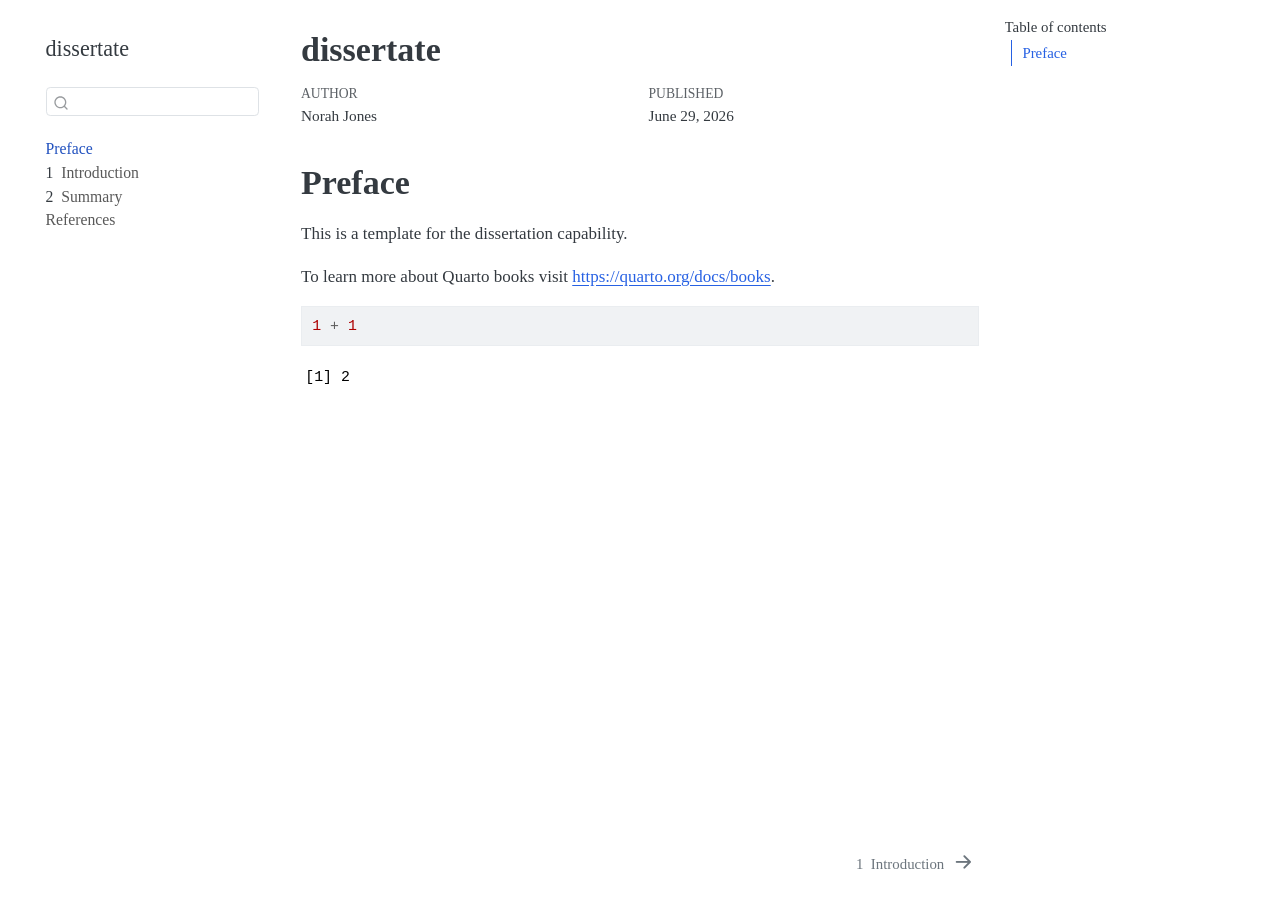
<file: _book/index.html>
<!DOCTYPE html>
<html xmlns="http://www.w3.org/1999/xhtml" lang="en" xml:lang="en"><head>

<meta charset="utf-8">
<meta name="generator" content="quarto-1.9.37">

<meta name="viewport" content="width=device-width, initial-scale=1.0, user-scalable=yes">

<meta name="author" content="Norah Jones">
<meta name="dcterms.date" content="2026-06-29">

<title>dissertate</title>
<style>
/* Default styles provided by pandoc.
** See https://pandoc.org/MANUAL.html#variables-for-html for config info.
*/
code{white-space: pre-wrap;}
span.smallcaps{font-variant: small-caps;}
div.columns{display: flex; gap: min(4vw, 1.5em);}
div.column{flex: auto; overflow-x: auto;}
div.hanging-indent{margin-left: 1.5em; text-indent: -1.5em;}
ul.task-list{list-style: none;}
ul.task-list li input[type="checkbox"] {
  width: 0.8em;
  margin: 0 0.8em 0.2em -1em; /* quarto-specific, see https://github.com/quarto-dev/quarto-cli/issues/4556 */ 
  vertical-align: middle;
}
/* CSS for syntax highlighting */
html { -webkit-text-size-adjust: 100%; }
pre > code.sourceCode { white-space: pre; position: relative; }
pre > code.sourceCode > span { display: inline-block; line-height: 1.25; }
pre > code.sourceCode > span:empty { height: 1.2em; }
.sourceCode { overflow: visible; }
code.sourceCode > span { color: inherit; text-decoration: inherit; }
div.sourceCode { margin: 1em 0; }
pre.sourceCode { margin: 0; }
@media screen {
div.sourceCode { overflow: auto; }
}
@media print {
pre > code.sourceCode { white-space: pre-wrap; }
pre > code.sourceCode > span { text-indent: -5em; padding-left: 5em; }
}
pre.numberSource code
  { counter-reset: source-line 0; }
pre.numberSource code > span
  { position: relative; left: -4em; counter-increment: source-line; }
pre.numberSource code > span > a:first-child::before
  { content: counter(source-line);
    position: relative; left: -1em; text-align: right; vertical-align: baseline;
    border: none; display: inline-block;
    -webkit-touch-callout: none; -webkit-user-select: none;
    -khtml-user-select: none; -moz-user-select: none;
    -ms-user-select: none; user-select: none;
    padding: 0 4px; width: 4em;
  }
pre.numberSource { margin-left: 3em;  padding-left: 4px; }
div.sourceCode
  {   }
@media screen {
pre > code.sourceCode > span > a:first-child::before { text-decoration: underline; }
}
</style>


<script src="site_libs/quarto-nav/quarto-nav.js"></script>
<script src="site_libs/quarto-nav/headroom.min.js"></script>
<script src="site_libs/clipboard/clipboard.min.js"></script>
<script src="site_libs/quarto-search/autocomplete.umd.js"></script>
<script src="site_libs/quarto-search/fuse.min.js"></script>
<script src="site_libs/quarto-search/quarto-search.js"></script>
<meta name="quarto:offset" content="./">
<link href="./intro.html" rel="next">
<script src="site_libs/quarto-html/quarto.js" type="module"></script>
<script src="site_libs/quarto-html/tabsets/tabsets.js" type="module"></script>
<script src="site_libs/quarto-html/popper.min.js"></script>
<script src="site_libs/quarto-html/tippy.umd.min.js"></script>
<script src="site_libs/quarto-html/anchor.min.js"></script>
<link href="site_libs/quarto-html/tippy.css" rel="stylesheet">
<link href="site_libs/quarto-html/quarto-syntax-highlighting-7f8f88aac4f3542376d5c11b86a4c14d.css" rel="stylesheet" id="quarto-text-highlighting-styles">
<script src="site_libs/bootstrap/bootstrap.min.js"></script>
<link href="site_libs/bootstrap/bootstrap-icons.css" rel="stylesheet">
<link href="site_libs/bootstrap/bootstrap-ecf3eb7eb8973cd06c613251e2da77bd.min.css" rel="stylesheet" append-hash="true" id="quarto-bootstrap" data-mode="light">
<script id="quarto-search-options" type="application/json">{
  "location": "sidebar",
  "copy-button": false,
  "collapse-after": 3,
  "panel-placement": "start",
  "type": "textbox",
  "limit": 50,
  "keyboard-shortcut": [
    "f",
    "/",
    "s"
  ],
  "show-item-context": false,
  "language": {
    "search-no-results-text": "No results",
    "search-matching-documents-text": "matching documents",
    "search-copy-link-title": "Copy link to search",
    "search-hide-matches-text": "Hide additional matches",
    "search-more-match-text": "more match in this document",
    "search-more-matches-text": "more matches in this document",
    "search-clear-button-title": "Clear",
    "search-text-placeholder": "",
    "search-detached-cancel-button-title": "Cancel",
    "search-submit-button-title": "Submit",
    "search-label": "Search"
  }
}</script>


</head>

<body class="nav-sidebar floating quarto-light">

<div id="quarto-search-results"></div>
  <header id="quarto-header" class="headroom fixed-top">
  <nav class="quarto-secondary-nav">
    <div class="container-fluid d-flex">
      <button type="button" class="quarto-btn-toggle btn" data-bs-toggle="collapse" role="button" data-bs-target=".quarto-sidebar-collapse-item" aria-controls="quarto-sidebar" aria-expanded="false" aria-label="Toggle sidebar navigation" onclick="if (window.quartoToggleHeadroom) { window.quartoToggleHeadroom(); }">
        <i class="bi bi-layout-text-sidebar-reverse"></i>
      </button>
        <nav class="quarto-page-breadcrumbs" aria-label="breadcrumb"><ol class="breadcrumb"><li class="breadcrumb-item"><a href="./index.html">Preface</a></li></ol></nav>
        <a class="flex-grow-1" role="navigation" data-bs-toggle="collapse" data-bs-target=".quarto-sidebar-collapse-item" aria-controls="quarto-sidebar" aria-expanded="false" aria-label="Toggle sidebar navigation" onclick="if (window.quartoToggleHeadroom) { window.quartoToggleHeadroom(); }">      
        </a>
      <button type="button" class="btn quarto-search-button" aria-label="Search" onclick="window.quartoOpenSearch();">
        <i class="bi bi-search"></i>
      </button>
    </div>
  </nav>
</header>
<!-- content -->
<div id="quarto-content" class="quarto-container page-columns page-rows-contents page-layout-article">
<!-- sidebar -->
  <nav id="quarto-sidebar" class="sidebar collapse collapse-horizontal quarto-sidebar-collapse-item sidebar-navigation floating overflow-auto">
    <div class="pt-lg-2 mt-2 text-left sidebar-header">
    <div class="sidebar-title mb-0 py-0">
      <a href="./">dissertate</a> 
    </div>
      </div>
        <div class="mt-2 flex-shrink-0 align-items-center">
        <div class="sidebar-search">
        <div id="quarto-search" class="" title="Search"></div>
        </div>
        </div>
    <div class="sidebar-menu-container"> 
    <ul class="list-unstyled mt-1">
        <li class="sidebar-item">
  <div class="sidebar-item-container"> 
  <a href="./index.html" class="sidebar-item-text sidebar-link active">
 <span class="menu-text">Preface</span></a>
  </div>
</li>
        <li class="sidebar-item">
  <div class="sidebar-item-container"> 
  <a href="./intro.html" class="sidebar-item-text sidebar-link">
 <span class="menu-text"><span class="chapter-number">1</span>&nbsp; <span class="chapter-title">Introduction</span></span></a>
  </div>
</li>
        <li class="sidebar-item">
  <div class="sidebar-item-container"> 
  <a href="./summary.html" class="sidebar-item-text sidebar-link">
 <span class="menu-text"><span class="chapter-number">2</span>&nbsp; <span class="chapter-title">Summary</span></span></a>
  </div>
</li>
        <li class="sidebar-item">
  <div class="sidebar-item-container"> 
  <a href="./references.html" class="sidebar-item-text sidebar-link">
 <span class="menu-text">References</span></a>
  </div>
</li>
    </ul>
    </div>
</nav>
<div id="quarto-sidebar-glass" class="quarto-sidebar-collapse-item" data-bs-toggle="collapse" data-bs-target=".quarto-sidebar-collapse-item"></div>
<!-- margin-sidebar -->
    <div id="quarto-margin-sidebar" class="sidebar margin-sidebar">
        <nav id="TOC" role="doc-toc" class="toc-active">
    <h2 id="toc-title">Table of contents</h2>
   
  <ul>
  <li><a href="#preface" id="toc-preface" class="nav-link active" data-scroll-target="#preface">Preface</a></li>
  </ul>
</nav>
    </div>
<!-- main -->
<main class="content" id="quarto-document-content">

<header id="title-block-header" class="quarto-title-block default">
<div class="quarto-title">
<h1 class="title">dissertate</h1>
</div>



<div class="quarto-title-meta">

    <div>
    <div class="quarto-title-meta-heading">Author</div>
    <div class="quarto-title-meta-contents">
             <p>Norah Jones </p>
          </div>
  </div>
    
    <div>
    <div class="quarto-title-meta-heading">Published</div>
    <div class="quarto-title-meta-contents">
      <p class="date">June 29, 2026</p>
    </div>
  </div>
  
    
  </div>
  


</header>


<section id="preface" class="level1 unnumbered">
<h1 class="unnumbered">Preface</h1>
<p>This is a template for the dissertation capability.</p>
<p>To learn more about Quarto books visit <a href="https://quarto.org/docs/books" class="uri">https://quarto.org/docs/books</a>.</p>
<div class="cell">
<div class="code-copy-outer-scaffold"><div class="sourceCode cell-code" id="cb1"><pre class="sourceCode r code-with-copy"><code class="sourceCode r"><span id="cb1-1"><a href="#cb1-1" aria-hidden="true" tabindex="-1"></a><span class="dv">1</span> <span class="sc">+</span> <span class="dv">1</span></span></code></pre></div><button title="Copy to Clipboard" class="code-copy-button"><i class="bi"></i></button></div>
<div class="cell-output cell-output-stdout">
<pre><code>[1] 2</code></pre>
</div>
</div>


</section>

</main> <!-- /main -->
<script id="quarto-html-after-body" type="application/javascript">
  window.document.addEventListener("DOMContentLoaded", function (event) {
    const icon = "";
    const anchorJS = new window.AnchorJS();
    anchorJS.options = {
      placement: 'right',
      icon: icon
    };
    anchorJS.add('.anchored');
    const isCodeAnnotation = (el) => {
      for (const clz of el.classList) {
        if (clz.startsWith('code-annotation-')) {                     
          return true;
        }
      }
      return false;
    }
    const onCopySuccess = function(e) {
      // button target
      const button = e.trigger;
      // don't keep focus
      button.blur();
      // flash "checked"
      button.classList.add('code-copy-button-checked');
      var currentTitle = button.getAttribute("title");
      button.setAttribute("title", "Copied!");
      let tooltip;
      if (window.bootstrap) {
        button.setAttribute("data-bs-toggle", "tooltip");
        button.setAttribute("data-bs-placement", "left");
        button.setAttribute("data-bs-title", "Copied!");
        tooltip = new bootstrap.Tooltip(button, 
          { trigger: "manual", 
            customClass: "code-copy-button-tooltip",
            offset: [0, -8]});
        tooltip.show();    
      }
      setTimeout(function() {
        if (tooltip) {
          tooltip.hide();
          button.removeAttribute("data-bs-title");
          button.removeAttribute("data-bs-toggle");
          button.removeAttribute("data-bs-placement");
        }
        button.setAttribute("title", currentTitle);
        button.classList.remove('code-copy-button-checked');
      }, 1000);
      // clear code selection
      e.clearSelection();
    }
    const getTextToCopy = function(trigger) {
      const outerScaffold = trigger.parentElement.cloneNode(true);
      const codeEl = outerScaffold.querySelector('code');
      for (const childEl of codeEl.children) {
        if (isCodeAnnotation(childEl)) {
          childEl.remove();
        }
      }
      return codeEl.innerText;
    }
    const clipboard = new window.ClipboardJS('.code-copy-button:not([data-in-quarto-modal])', {
      text: getTextToCopy
    });
    clipboard.on('success', onCopySuccess);
    if (window.document.getElementById('quarto-embedded-source-code-modal')) {
      const clipboardModal = new window.ClipboardJS('.code-copy-button[data-in-quarto-modal]', {
        text: getTextToCopy,
        container: window.document.getElementById('quarto-embedded-source-code-modal')
      });
      clipboardModal.on('success', onCopySuccess);
    }
      var localhostRegex = new RegExp(/^(?:http|https):\/\/localhost\:?[0-9]*\//);
      var mailtoRegex = new RegExp(/^mailto:/);
        var filterRegex = new RegExp('/' + window.location.host + '/');
      var isInternal = (href) => {
          return filterRegex.test(href) || localhostRegex.test(href) || mailtoRegex.test(href);
      }
      // Inspect non-navigation links and adorn them if external
     var links = window.document.querySelectorAll('a[href]:not(.nav-link):not(.navbar-brand):not(.toc-action):not(.sidebar-link):not(.sidebar-item-toggle):not(.pagination-link):not(.no-external):not([aria-hidden]):not(.dropdown-item):not(.quarto-navigation-tool):not(.about-link)');
      for (var i=0; i<links.length; i++) {
        const link = links[i];
        if (!isInternal(link.href)) {
          // undo the damage that might have been done by quarto-nav.js in the case of
          // links that we want to consider external
          if (link.dataset.originalHref !== undefined) {
            link.href = link.dataset.originalHref;
          }
        }
      }
    function tippyHover(el, contentFn, onTriggerFn, onUntriggerFn) {
      const config = {
        allowHTML: true,
        maxWidth: 500,
        delay: 100,
        arrow: false,
        appendTo: function(el) {
            return el.parentElement;
        },
        interactive: true,
        interactiveBorder: 10,
        theme: 'quarto',
        placement: 'bottom-start',
      };
      if (contentFn) {
        config.content = contentFn;
      }
      if (onTriggerFn) {
        config.onTrigger = onTriggerFn;
      }
      if (onUntriggerFn) {
        config.onUntrigger = onUntriggerFn;
      }
      window.tippy(el, config); 
    }
    const noterefs = window.document.querySelectorAll('a[role="doc-noteref"]');
    for (var i=0; i<noterefs.length; i++) {
      const ref = noterefs[i];
      tippyHover(ref, function() {
        // use id or data attribute instead here
        let href = ref.getAttribute('data-footnote-href') || ref.getAttribute('href');
        try { href = new URL(href).hash; } catch {}
        const id = href.replace(/^#\/?/, "");
        const note = window.document.getElementById(id);
        if (note) {
          return note.innerHTML;
        } else {
          return "";
        }
      });
    }
    const xrefs = window.document.querySelectorAll('a.quarto-xref');
    const processXRef = (id, note) => {
      // Strip column container classes
      const stripColumnClz = (el) => {
        el.classList.remove("page-full", "page-columns");
        if (el.children) {
          for (const child of el.children) {
            stripColumnClz(child);
          }
        }
      }
      stripColumnClz(note)
      if (id === null || id.startsWith('sec-')) {
        // Special case sections, only their first couple elements
        const container = document.createElement("div");
        if (note.children && note.children.length > 2) {
          container.appendChild(note.children[0].cloneNode(true));
          for (let i = 1; i < note.children.length; i++) {
            const child = note.children[i];
            if (child.tagName === "P" && child.innerText === "") {
              continue;
            } else {
              container.appendChild(child.cloneNode(true));
              break;
            }
          }
          if (window.Quarto?.typesetMath) {
            window.Quarto.typesetMath(container);
          }
          return container.innerHTML
        } else {
          if (window.Quarto?.typesetMath) {
            window.Quarto.typesetMath(note);
          }
          return note.innerHTML;
        }
      } else {
        // Remove any anchor links if they are present
        const anchorLink = note.querySelector('a.anchorjs-link');
        if (anchorLink) {
          anchorLink.remove();
        }
        if (window.Quarto?.typesetMath) {
          window.Quarto.typesetMath(note);
        }
        if (note.classList.contains("callout")) {
          return note.outerHTML;
        } else {
          return note.innerHTML;
        }
      }
    }
    for (var i=0; i<xrefs.length; i++) {
      const xref = xrefs[i];
      tippyHover(xref, undefined, function(instance) {
        instance.disable();
        let url = xref.getAttribute('href');
        let hash = undefined; 
        if (url.startsWith('#')) {
          hash = url;
        } else {
          try { hash = new URL(url).hash; } catch {}
        }
        if (hash) {
          const id = hash.replace(/^#\/?/, "");
          const note = window.document.getElementById(id);
          if (note !== null) {
            try {
              const html = processXRef(id, note.cloneNode(true));
              instance.setContent(html);
            } finally {
              instance.enable();
              instance.show();
            }
          } else {
            // See if we can fetch this
            fetch(url.split('#')[0])
            .then(res => res.text())
            .then(html => {
              const parser = new DOMParser();
              const htmlDoc = parser.parseFromString(html, "text/html");
              const note = htmlDoc.getElementById(id);
              if (note !== null) {
                const html = processXRef(id, note);
                instance.setContent(html);
              } 
            }).finally(() => {
              instance.enable();
              instance.show();
            });
          }
        } else {
          // See if we can fetch a full url (with no hash to target)
          // This is a special case and we should probably do some content thinning / targeting
          fetch(url)
          .then(res => res.text())
          .then(html => {
            const parser = new DOMParser();
            const htmlDoc = parser.parseFromString(html, "text/html");
            const note = htmlDoc.querySelector('main.content');
            if (note !== null) {
              // This should only happen for chapter cross references
              // (since there is no id in the URL)
              // remove the first header
              if (note.children.length > 0 && note.children[0].tagName === "HEADER") {
                note.children[0].remove();
              }
              const html = processXRef(null, note);
              instance.setContent(html);
            } 
          }).finally(() => {
            instance.enable();
            instance.show();
          });
        }
      }, function(instance) {
      });
    }
        let selectedAnnoteEl;
        const selectorForAnnotation = ( cell, annotation) => {
          let cellAttr = 'data-code-cell="' + cell + '"';
          let lineAttr = 'data-code-annotation="' +  annotation + '"';
          const selector = 'span[' + cellAttr + '][' + lineAttr + ']';
          return selector;
        }
        const selectCodeLines = (annoteEl) => {
          const doc = window.document;
          const targetCell = annoteEl.getAttribute("data-target-cell");
          const targetAnnotation = annoteEl.getAttribute("data-target-annotation");
          const annoteSpan = window.document.querySelector(selectorForAnnotation(targetCell, targetAnnotation));
          const lines = annoteSpan.getAttribute("data-code-lines").split(",");
          const lineIds = lines.map((line) => {
            return targetCell + "-" + line;
          })
          let top = null;
          let height = null;
          let parent = null;
          if (lineIds.length > 0) {
              //compute the position of the single el (top and bottom and make a div)
              const el = window.document.getElementById(lineIds[0]);
              top = el.offsetTop;
              height = el.offsetHeight;
              parent = el.parentElement.parentElement;
            if (lineIds.length > 1) {
              const lastEl = window.document.getElementById(lineIds[lineIds.length - 1]);
              const bottom = lastEl.offsetTop + lastEl.offsetHeight;
              height = bottom - top;
            }
            if (top !== null && height !== null && parent !== null) {
              // cook up a div (if necessary) and position it 
              let div = window.document.getElementById("code-annotation-line-highlight");
              if (div === null) {
                div = window.document.createElement("div");
                div.setAttribute("id", "code-annotation-line-highlight");
                div.style.position = 'absolute';
                parent.appendChild(div);
              }
              div.style.top = top - 2 + "px";
              div.style.height = height + 4 + "px";
              div.style.left = 0;
              let gutterDiv = window.document.getElementById("code-annotation-line-highlight-gutter");
              if (gutterDiv === null) {
                gutterDiv = window.document.createElement("div");
                gutterDiv.setAttribute("id", "code-annotation-line-highlight-gutter");
                gutterDiv.style.position = 'absolute';
                const codeCell = window.document.getElementById(targetCell);
                const gutter = codeCell.querySelector('.code-annotation-gutter');
                gutter.appendChild(gutterDiv);
              }
              gutterDiv.style.top = top - 2 + "px";
              gutterDiv.style.height = height + 4 + "px";
            }
            selectedAnnoteEl = annoteEl;
          }
        };
        const unselectCodeLines = () => {
          const elementsIds = ["code-annotation-line-highlight", "code-annotation-line-highlight-gutter"];
          elementsIds.forEach((elId) => {
            const div = window.document.getElementById(elId);
            if (div) {
              div.remove();
            }
          });
          selectedAnnoteEl = undefined;
        };
          // Handle positioning of the toggle
      window.addEventListener(
        "resize",
        throttle(() => {
          elRect = undefined;
          if (selectedAnnoteEl) {
            selectCodeLines(selectedAnnoteEl);
          }
        }, 10)
      );
      function throttle(fn, ms) {
      let throttle = false;
      let timer;
        return (...args) => {
          if(!throttle) { // first call gets through
              fn.apply(this, args);
              throttle = true;
          } else { // all the others get throttled
              if(timer) clearTimeout(timer); // cancel #2
              timer = setTimeout(() => {
                fn.apply(this, args);
                timer = throttle = false;
              }, ms);
          }
        };
      }
        // Attach click handler to the DT
        const annoteDls = window.document.querySelectorAll('dt[data-target-cell]');
        for (const annoteDlNode of annoteDls) {
          annoteDlNode.addEventListener('click', (event) => {
            const clickedEl = event.target;
            if (clickedEl !== selectedAnnoteEl) {
              unselectCodeLines();
              const activeEl = window.document.querySelector('dt[data-target-cell].code-annotation-active');
              if (activeEl) {
                activeEl.classList.remove('code-annotation-active');
              }
              selectCodeLines(clickedEl);
              clickedEl.classList.add('code-annotation-active');
            } else {
              // Unselect the line
              unselectCodeLines();
              clickedEl.classList.remove('code-annotation-active');
            }
          });
        }
    const findCites = (el) => {
      const parentEl = el.parentElement;
      if (parentEl) {
        const cites = parentEl.dataset.cites;
        if (cites) {
          return {
            el,
            cites: cites.split(' ')
          };
        } else {
          return findCites(el.parentElement)
        }
      } else {
        return undefined;
      }
    };
    var bibliorefs = window.document.querySelectorAll('a[role="doc-biblioref"]');
    for (var i=0; i<bibliorefs.length; i++) {
      const ref = bibliorefs[i];
      const citeInfo = findCites(ref);
      if (citeInfo) {
        tippyHover(citeInfo.el, function() {
          var popup = window.document.createElement('div');
          citeInfo.cites.forEach(function(cite) {
            var citeDiv = window.document.createElement('div');
            citeDiv.classList.add('hanging-indent');
            citeDiv.classList.add('csl-entry');
            var biblioDiv = window.document.getElementById('ref-' + cite);
            if (biblioDiv) {
              citeDiv.innerHTML = biblioDiv.innerHTML;
            }
            popup.appendChild(citeDiv);
          });
          return popup.innerHTML;
        });
      }
    }
  });
  </script>
<nav class="page-navigation">
  <div class="nav-page nav-page-previous">
  </div>
  <div class="nav-page nav-page-next">
      <a href="./intro.html" class="pagination-link" aria-label="Introduction">
        <span class="nav-page-text"><span class="chapter-number">1</span>&nbsp; <span class="chapter-title">Introduction</span></span> <i class="bi bi-arrow-right-short"></i>
      </a>
  </div>
</nav>
</div> <!-- /content -->




</body></html>
</file>
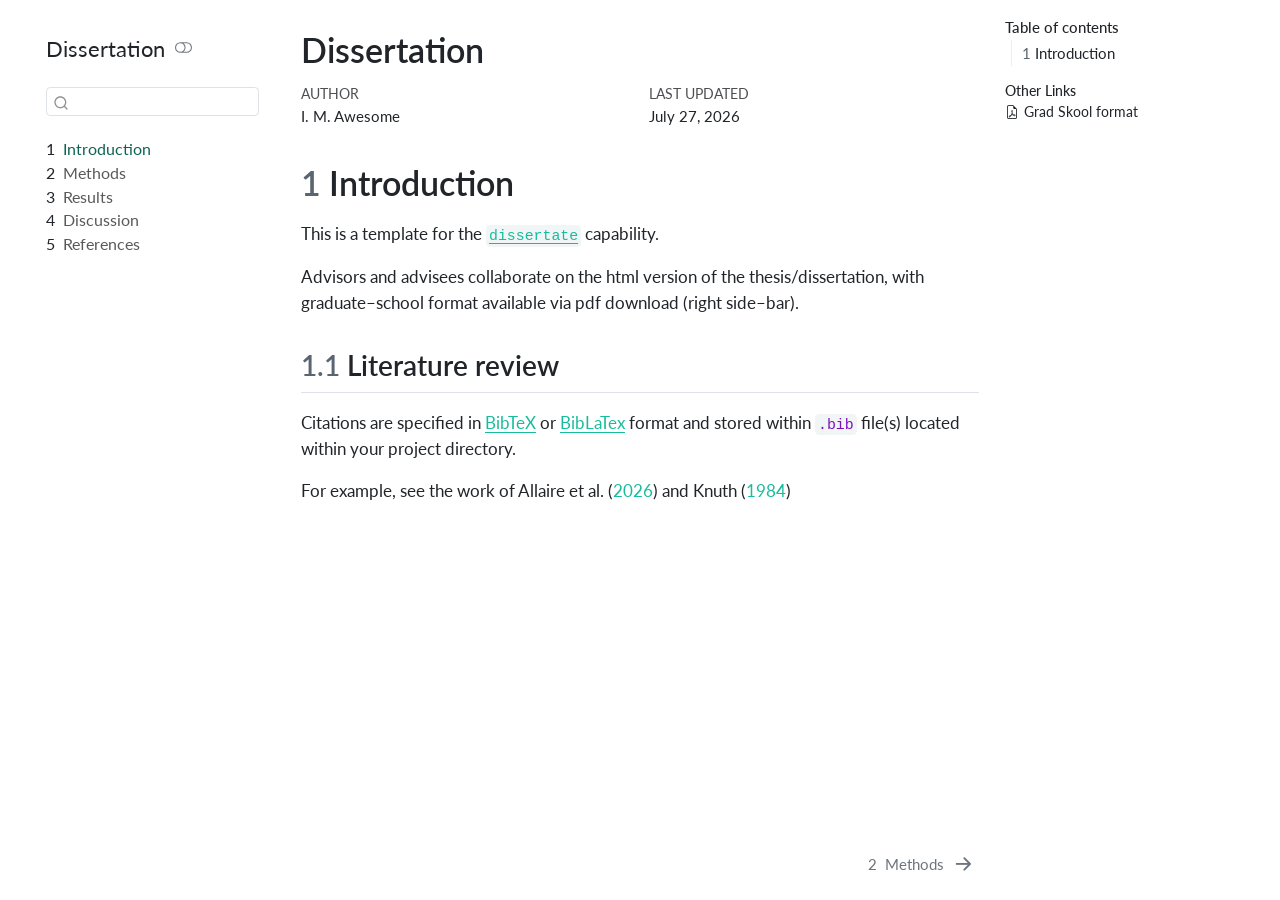
<file: docs/index.html>
<!DOCTYPE html>
<html xmlns="http://www.w3.org/1999/xhtml" lang="en" xml:lang="en"><head>

<meta charset="utf-8">
<meta name="generator" content="quarto-1.9.37">

<meta name="viewport" content="width=device-width, initial-scale=1.0, user-scalable=yes">

<meta name="author" content="I. M. Awesome">
<meta name="dcterms.date" content="2026-07-27">

<title>Dissertation</title>
<style>
/* Default styles provided by pandoc.
** See https://pandoc.org/MANUAL.html#variables-for-html for config info.
*/
code{white-space: pre-wrap;}
span.smallcaps{font-variant: small-caps;}
div.columns{display: flex; gap: min(4vw, 1.5em);}
div.column{flex: auto; overflow-x: auto;}
div.hanging-indent{margin-left: 1.5em; text-indent: -1.5em;}
ul.task-list{list-style: none;}
ul.task-list li input[type="checkbox"] {
  width: 0.8em;
  margin: 0 0.8em 0.2em -1em; /* quarto-specific, see https://github.com/quarto-dev/quarto-cli/issues/4556 */ 
  vertical-align: middle;
}
/* CSS for citations */
div.csl-bib-body { }
div.csl-entry {
  clear: both;
}
.hanging-indent div.csl-entry {
  margin-left:2em;
  text-indent:-2em;
}
div.csl-left-margin {
  min-width:2em;
  float:left;
}
div.csl-right-inline {
  margin-left:2em;
  padding-left:1em;
}
div.csl-indent {
  margin-left: 2em;
}</style>


<script src="site_libs/quarto-nav/quarto-nav.js"></script>
<script src="site_libs/quarto-nav/headroom.min.js"></script>
<script src="site_libs/clipboard/clipboard.min.js"></script>
<script src="site_libs/quarto-search/autocomplete.umd.js"></script>
<script src="site_libs/quarto-search/fuse.min.js"></script>
<script src="site_libs/quarto-search/quarto-search.js"></script>
<meta name="quarto:offset" content="./">
<link href="./methods.html" rel="next">
<script src="site_libs/quarto-html/quarto.js" type="module"></script>
<script src="site_libs/quarto-html/tabsets/tabsets.js" type="module"></script>
<script src="site_libs/quarto-html/popper.min.js"></script>
<script src="site_libs/quarto-html/tippy.umd.min.js"></script>
<script src="site_libs/quarto-html/anchor.min.js"></script>
<link href="site_libs/quarto-html/tippy.css" rel="stylesheet">
<link href="site_libs/quarto-html/quarto-syntax-highlighting-7f8f88aac4f3542376d5c11b86a4c14d.css" rel="stylesheet" class="quarto-color-scheme" id="quarto-text-highlighting-styles">
<link href="site_libs/quarto-html/quarto-syntax-highlighting-dark-d0ae9245876894da5ac7e18953ecc5cc.css" rel="stylesheet" class="quarto-color-scheme quarto-color-alternate" id="quarto-text-highlighting-styles">
<link href="site_libs/quarto-html/quarto-syntax-highlighting-7f8f88aac4f3542376d5c11b86a4c14d.css" rel="stylesheet" class="quarto-color-scheme-extra" id="quarto-text-highlighting-styles">
<script src="site_libs/bootstrap/bootstrap.min.js"></script>
<link href="site_libs/bootstrap/bootstrap-icons.css" rel="stylesheet">
<link href="site_libs/bootstrap/bootstrap-ffc4c3fc79587ee79da4865b6a08975e.min.css" rel="stylesheet" append-hash="true" class="quarto-color-scheme" id="quarto-bootstrap" data-mode="light">
<link href="site_libs/bootstrap/bootstrap-dark-acff971833d9769290026d534105daaa.min.css" rel="stylesheet" append-hash="true" class="quarto-color-scheme quarto-color-alternate" id="quarto-bootstrap" data-mode="dark">
<link href="site_libs/bootstrap/bootstrap-ffc4c3fc79587ee79da4865b6a08975e.min.css" rel="stylesheet" append-hash="true" class="quarto-color-scheme-extra" id="quarto-bootstrap" data-mode="light">
<script id="quarto-search-options" type="application/json">{
  "location": "sidebar",
  "copy-button": false,
  "collapse-after": 3,
  "panel-placement": "start",
  "type": "textbox",
  "limit": 50,
  "keyboard-shortcut": [
    "f",
    "/",
    "s"
  ],
  "show-item-context": false,
  "language": {
    "search-no-results-text": "No results",
    "search-matching-documents-text": "matching documents",
    "search-copy-link-title": "Copy link to search",
    "search-hide-matches-text": "Hide additional matches",
    "search-more-match-text": "more match in this document",
    "search-more-matches-text": "more matches in this document",
    "search-clear-button-title": "Clear",
    "search-text-placeholder": "",
    "search-detached-cancel-button-title": "Cancel",
    "search-submit-button-title": "Submit",
    "search-label": "Search"
  }
}</script>


</head>

<body class="nav-sidebar floating quarto-light"><script id="quarto-html-before-body" type="application/javascript">
    const toggleBodyColorMode = (bsSheetEl) => {
      const mode = bsSheetEl.getAttribute("data-mode");
      const bodyEl = window.document.querySelector("body");
      if (mode === "dark") {
        bodyEl.classList.add("quarto-dark");
        bodyEl.classList.remove("quarto-light");
      } else {
        bodyEl.classList.add("quarto-light");
        bodyEl.classList.remove("quarto-dark");
      }
    }
    const toggleBodyColorPrimary = () => {
      const bsSheetEl = window.document.querySelector("link#quarto-bootstrap:not([rel=disabled-stylesheet])");
      if (bsSheetEl) {
        toggleBodyColorMode(bsSheetEl);
      }
    }
    const setColorSchemeToggle = (alternate) => {
      const toggles = window.document.querySelectorAll('.quarto-color-scheme-toggle');
      for (let i=0; i < toggles.length; i++) {
        const toggle = toggles[i];
        if (toggle) {
          if (alternate) {
            toggle.classList.add("alternate");
          } else {
            toggle.classList.remove("alternate");
          }
        }
      }
    };
    const toggleColorMode = (alternate) => {
      // Switch the stylesheets
      const primaryStylesheets = window.document.querySelectorAll('link.quarto-color-scheme:not(.quarto-color-alternate)');
      const alternateStylesheets = window.document.querySelectorAll('link.quarto-color-scheme.quarto-color-alternate');
      manageTransitions('#quarto-margin-sidebar .nav-link', false);
      if (alternate) {
        // note: dark is layered on light, we don't disable primary!
        enableStylesheet(alternateStylesheets);
        for (const sheetNode of alternateStylesheets) {
          if (sheetNode.id === "quarto-bootstrap") {
            toggleBodyColorMode(sheetNode);
          }
        }
      } else {
        disableStylesheet(alternateStylesheets);
        enableStylesheet(primaryStylesheets)
        toggleBodyColorPrimary();
      }
      manageTransitions('#quarto-margin-sidebar .nav-link', true);
      // Switch the toggles
      setColorSchemeToggle(alternate)
      // Hack to workaround the fact that safari doesn't
      // properly recolor the scrollbar when toggling (#1455)
      if (navigator.userAgent.indexOf('Safari') > 0 && navigator.userAgent.indexOf('Chrome') == -1) {
        manageTransitions("body", false);
        window.scrollTo(0, 1);
        setTimeout(() => {
          window.scrollTo(0, 0);
          manageTransitions("body", true);
        }, 40);
      }
    }
    const disableStylesheet = (stylesheets) => {
      for (let i=0; i < stylesheets.length; i++) {
        const stylesheet = stylesheets[i];
        stylesheet.rel = 'disabled-stylesheet';
      }
    }
    const enableStylesheet = (stylesheets) => {
      for (let i=0; i < stylesheets.length; i++) {
        const stylesheet = stylesheets[i];
        if(stylesheet.rel !== 'stylesheet') { // for Chrome, which will still FOUC without this check
          stylesheet.rel = 'stylesheet';
        }
      }
    }
    const manageTransitions = (selector, allowTransitions) => {
      const els = window.document.querySelectorAll(selector);
      for (let i=0; i < els.length; i++) {
        const el = els[i];
        if (allowTransitions) {
          el.classList.remove('notransition');
        } else {
          el.classList.add('notransition');
        }
      }
    }
    const isFileUrl = () => {
      return window.location.protocol === 'file:';
    }
    const hasAlternateSentinel = () => {
      let styleSentinel = getColorSchemeSentinel();
      if (styleSentinel !== null) {
        return styleSentinel === "alternate";
      } else {
        return false;
      }
    }
    const setStyleSentinel = (alternate) => {
      const value = alternate ? "alternate" : "default";
      if (!isFileUrl()) {
        window.localStorage.setItem("quarto-color-scheme", value);
      } else {
        localAlternateSentinel = value;
      }
    }
    const getColorSchemeSentinel = () => {
      if (!isFileUrl()) {
        const storageValue = window.localStorage.getItem("quarto-color-scheme");
        return storageValue != null ? storageValue : localAlternateSentinel;
      } else {
        return localAlternateSentinel;
      }
    }
    const toggleGiscusIfUsed = (isAlternate, darkModeDefault) => {
      const baseTheme = document.querySelector('#giscus-base-theme')?.value ?? 'light';
      const alternateTheme = document.querySelector('#giscus-alt-theme')?.value ?? 'dark';
      let newTheme = '';
      if(authorPrefersDark) {
        newTheme = isAlternate ? baseTheme : alternateTheme;
      } else {
        newTheme = isAlternate ? alternateTheme : baseTheme;
      }
      const changeGiscusTheme = () => {
        // From: https://github.com/giscus/giscus/issues/336
        const sendMessage = (message) => {
          const iframe = document.querySelector('iframe.giscus-frame');
          if (!iframe) return;
          iframe.contentWindow.postMessage({ giscus: message }, 'https://giscus.app');
        }
        sendMessage({
          setConfig: {
            theme: newTheme
          }
        });
      }
      const isGiscussLoaded = window.document.querySelector('iframe.giscus-frame') !== null;
      if (isGiscussLoaded) {
        changeGiscusTheme();
      }
    };
    const authorPrefersDark = false;
    const darkModeDefault = authorPrefersDark;
      document.querySelector('link#quarto-text-highlighting-styles.quarto-color-scheme-extra').rel = 'disabled-stylesheet';
      document.querySelector('link#quarto-bootstrap.quarto-color-scheme-extra').rel = 'disabled-stylesheet';
    let localAlternateSentinel = darkModeDefault ? 'alternate' : 'default';
    // Dark / light mode switch
    window.quartoToggleColorScheme = () => {
      // Read the current dark / light value
      let toAlternate = !hasAlternateSentinel();
      toggleColorMode(toAlternate);
      setStyleSentinel(toAlternate);
      toggleGiscusIfUsed(toAlternate, darkModeDefault);
      window.dispatchEvent(new Event('resize'));
    };
    // Switch to dark mode if need be
    if (hasAlternateSentinel()) {
      toggleColorMode(true);
    } else {
      toggleColorMode(false);
    }
  </script>

<div id="quarto-search-results"></div>
  <header id="quarto-header" class="headroom fixed-top">
  <nav class="quarto-secondary-nav">
    <div class="container-fluid d-flex">
      <button type="button" class="quarto-btn-toggle btn" data-bs-toggle="collapse" role="button" data-bs-target=".quarto-sidebar-collapse-item" aria-controls="quarto-sidebar" aria-expanded="false" aria-label="Toggle sidebar navigation" onclick="if (window.quartoToggleHeadroom) { window.quartoToggleHeadroom(); }">
        <i class="bi bi-layout-text-sidebar-reverse"></i>
      </button>
        <nav class="quarto-page-breadcrumbs" aria-label="breadcrumb"><ol class="breadcrumb"><li class="breadcrumb-item"><a href="./index.html"><span class="chapter-number">1</span>&nbsp; <span class="chapter-title">Introduction</span></a></li></ol></nav>
        <a class="flex-grow-1" role="navigation" data-bs-toggle="collapse" data-bs-target=".quarto-sidebar-collapse-item" aria-controls="quarto-sidebar" aria-expanded="false" aria-label="Toggle sidebar navigation" onclick="if (window.quartoToggleHeadroom) { window.quartoToggleHeadroom(); }">      
        </a>
      <button type="button" class="btn quarto-search-button" aria-label="Search" onclick="window.quartoOpenSearch();">
        <i class="bi bi-search"></i>
      </button>
    </div>
  </nav>
</header>
<!-- content -->
<div id="quarto-content" class="quarto-container page-columns page-rows-contents page-layout-article">
<!-- sidebar -->
  <nav id="quarto-sidebar" class="sidebar collapse collapse-horizontal quarto-sidebar-collapse-item sidebar-navigation floating overflow-auto">
    <div class="pt-lg-2 mt-2 text-left sidebar-header">
    <div class="sidebar-title mb-0 py-0">
      <a href="./">Dissertation</a> 
        <div class="sidebar-tools-main">
  <a href="" class="quarto-color-scheme-toggle quarto-navigation-tool  px-1" onclick="window.quartoToggleColorScheme(); return false;" title="Toggle dark mode"><i class="bi"></i></a>
</div>
    </div>
      </div>
        <div class="mt-2 flex-shrink-0 align-items-center">
        <div class="sidebar-search">
        <div id="quarto-search" class="" title="Search"></div>
        </div>
        </div>
    <div class="sidebar-menu-container"> 
    <ul class="list-unstyled mt-1">
        <li class="sidebar-item">
  <div class="sidebar-item-container"> 
  <a href="./index.html" class="sidebar-item-text sidebar-link active">
 <span class="menu-text"><span class="chapter-number">1</span>&nbsp; <span class="chapter-title">Introduction</span></span></a>
  </div>
</li>
        <li class="sidebar-item">
  <div class="sidebar-item-container"> 
  <a href="./methods.html" class="sidebar-item-text sidebar-link">
 <span class="menu-text"><span class="chapter-number">2</span>&nbsp; <span class="chapter-title">Methods</span></span></a>
  </div>
</li>
        <li class="sidebar-item">
  <div class="sidebar-item-container"> 
  <a href="./results.html" class="sidebar-item-text sidebar-link">
 <span class="menu-text"><span class="chapter-number">3</span>&nbsp; <span class="chapter-title">Results</span></span></a>
  </div>
</li>
        <li class="sidebar-item">
  <div class="sidebar-item-container"> 
  <a href="./discussion.html" class="sidebar-item-text sidebar-link">
 <span class="menu-text"><span class="chapter-number">4</span>&nbsp; <span class="chapter-title">Discussion</span></span></a>
  </div>
</li>
        <li class="sidebar-item">
  <div class="sidebar-item-container"> 
  <a href="./bibliography.html" class="sidebar-item-text sidebar-link">
 <span class="menu-text"><span class="chapter-number">5</span>&nbsp; <span class="chapter-title">References</span></span></a>
  </div>
</li>
    </ul>
    </div>
</nav>
<div id="quarto-sidebar-glass" class="quarto-sidebar-collapse-item" data-bs-toggle="collapse" data-bs-target=".quarto-sidebar-collapse-item"></div>
<!-- margin-sidebar -->
    <div id="quarto-margin-sidebar" class="sidebar margin-sidebar">
        <nav id="TOC" role="doc-toc" class="toc-active">
    <h2 id="toc-title">Table of contents</h2>
   
  <ul>
  <li><a href="#introduction" id="toc-introduction" class="nav-link active" data-scroll-target="#introduction"><span class="header-section-number">1</span> Introduction</a>
  <ul class="collapse">
  <li><a href="#literature-review" id="toc-literature-review" class="nav-link" data-scroll-target="#literature-review"><span class="header-section-number">1.1</span> Literature review</a></li>
  </ul></li>
  </ul>
<div class="quarto-other-links"><h2>Other Links</h2><ul><li><a href="/Dissertation.pdf" target="_blank"><i class="bi bi-file-earmark-pdf"></i>Grad Skool format</a></li></ul></div></nav>
    </div>
<!-- main -->
<main class="content" id="quarto-document-content">


<header id="title-block-header" class="quarto-title-block default">
<div class="quarto-title">
<h1 class="title">Dissertation</h1>
</div>



<div class="quarto-title-meta">

    <div>
    <div class="quarto-title-meta-heading">Author</div>
    <div class="quarto-title-meta-contents">
             <p>I. M. Awesome </p>
          </div>
  </div>
    
    <div>
    <div class="quarto-title-meta-heading">Last Updated</div>
    <div class="quarto-title-meta-contents">
      <p class="date">July 27, 2026</p>
    </div>
  </div>
  
    
  </div>
  


</header>


<section id="introduction" class="level1" data-number="1">
<h1 data-number="1"><span class="header-section-number">1</span> Introduction</h1>
<p>This is a template for the <a href="https://github.com/jtkulas/dissertate"><code>dissertate</code></a> capability.</p>
<p>Advisors and advisees collaborate on the html version of the thesis/dissertation, with graduate–school format available via pdf download (right side–bar).</p>
<section id="literature-review" class="level2" data-number="1.1">
<h2 data-number="1.1" class="anchored" data-anchor-id="literature-review"><span class="header-section-number">1.1</span> Literature review</h2>
<p>Citations are specified in <a href="https://www.overleaf.com/learn/latex/Bibliography_management_with_bibtex">BibTeX</a> or <a href="https://www.overleaf.com/learn/latex/Articles/Getting_started_with_BibLaTeX">BibLaTex</a> format and stored within <code>.bib</code> file(s) located within your project directory.</p>
<p>For example, see the work of <span class="citation" data-cites="quarto">Allaire et al. (<a href="bibliography.html#ref-quarto" role="doc-biblioref">2026</a>)</span> and <span class="citation" data-cites="knuth84">Knuth (<a href="bibliography.html#ref-knuth84" role="doc-biblioref">1984</a>)</span></p>


<div id="refs" class="references csl-bib-body hanging-indent" role="list" style="display: none">
<div id="ref-quarto" class="csl-entry" role="listitem">
Allaire, J. J., Charles Teague, Carlos Scheidegger, Yihui Xie, Christophe Dervieux, and Gordon Woodhull. 2026. <em>Quarto</em>. V. 1.9. Released. <a href="https://doi.org/10.5281/zenodo.5960048">https://doi.org/10.5281/zenodo.5960048</a>.
</div>
<div id="ref-knuth84" class="csl-entry" role="listitem">
Knuth, Donald E. 1984. <span>“Literate Programming.”</span> <em>Comput. J.</em> (USA) 27 (2): 97–111. <a href="https://doi.org/10.1093/comjnl/27.2.97">https://doi.org/10.1093/comjnl/27.2.97</a>.
</div>
</div>
</section>
</section>

</main> <!-- /main -->
<script id="quarto-html-after-body" type="application/javascript">
  window.document.addEventListener("DOMContentLoaded", function (event) {
    // Ensure there is a toggle, if there isn't float one in the top right
    if (window.document.querySelector('.quarto-color-scheme-toggle') === null) {
      const a = window.document.createElement('a');
      a.classList.add('top-right');
      a.classList.add('quarto-color-scheme-toggle');
      a.href = "";
      a.onclick = function() { try { window.quartoToggleColorScheme(); } catch {} return false; };
      const i = window.document.createElement("i");
      i.classList.add('bi');
      a.appendChild(i);
      window.document.body.appendChild(a);
    }
    setColorSchemeToggle(hasAlternateSentinel())
    const icon = "";
    const anchorJS = new window.AnchorJS();
    anchorJS.options = {
      placement: 'right',
      icon: icon
    };
    anchorJS.add('.anchored');
    const isCodeAnnotation = (el) => {
      for (const clz of el.classList) {
        if (clz.startsWith('code-annotation-')) {                     
          return true;
        }
      }
      return false;
    }
    const onCopySuccess = function(e) {
      // button target
      const button = e.trigger;
      // don't keep focus
      button.blur();
      // flash "checked"
      button.classList.add('code-copy-button-checked');
      var currentTitle = button.getAttribute("title");
      button.setAttribute("title", "Copied!");
      let tooltip;
      if (window.bootstrap) {
        button.setAttribute("data-bs-toggle", "tooltip");
        button.setAttribute("data-bs-placement", "left");
        button.setAttribute("data-bs-title", "Copied!");
        tooltip = new bootstrap.Tooltip(button, 
          { trigger: "manual", 
            customClass: "code-copy-button-tooltip",
            offset: [0, -8]});
        tooltip.show();    
      }
      setTimeout(function() {
        if (tooltip) {
          tooltip.hide();
          button.removeAttribute("data-bs-title");
          button.removeAttribute("data-bs-toggle");
          button.removeAttribute("data-bs-placement");
        }
        button.setAttribute("title", currentTitle);
        button.classList.remove('code-copy-button-checked');
      }, 1000);
      // clear code selection
      e.clearSelection();
    }
    const getTextToCopy = function(trigger) {
      const outerScaffold = trigger.parentElement.cloneNode(true);
      const codeEl = outerScaffold.querySelector('code');
      for (const childEl of codeEl.children) {
        if (isCodeAnnotation(childEl)) {
          childEl.remove();
        }
      }
      return codeEl.innerText;
    }
    const clipboard = new window.ClipboardJS('.code-copy-button:not([data-in-quarto-modal])', {
      text: getTextToCopy
    });
    clipboard.on('success', onCopySuccess);
    if (window.document.getElementById('quarto-embedded-source-code-modal')) {
      const clipboardModal = new window.ClipboardJS('.code-copy-button[data-in-quarto-modal]', {
        text: getTextToCopy,
        container: window.document.getElementById('quarto-embedded-source-code-modal')
      });
      clipboardModal.on('success', onCopySuccess);
    }
      var localhostRegex = new RegExp(/^(?:http|https):\/\/localhost\:?[0-9]*\//);
      var mailtoRegex = new RegExp(/^mailto:/);
        var filterRegex = new RegExp('/' + window.location.host + '/');
      var isInternal = (href) => {
          return filterRegex.test(href) || localhostRegex.test(href) || mailtoRegex.test(href);
      }
      // Inspect non-navigation links and adorn them if external
     var links = window.document.querySelectorAll('a[href]:not(.nav-link):not(.navbar-brand):not(.toc-action):not(.sidebar-link):not(.sidebar-item-toggle):not(.pagination-link):not(.no-external):not([aria-hidden]):not(.dropdown-item):not(.quarto-navigation-tool):not(.about-link)');
      for (var i=0; i<links.length; i++) {
        const link = links[i];
        if (!isInternal(link.href)) {
          // undo the damage that might have been done by quarto-nav.js in the case of
          // links that we want to consider external
          if (link.dataset.originalHref !== undefined) {
            link.href = link.dataset.originalHref;
          }
        }
      }
    function tippyHover(el, contentFn, onTriggerFn, onUntriggerFn) {
      const config = {
        allowHTML: true,
        maxWidth: 500,
        delay: 100,
        arrow: false,
        appendTo: function(el) {
            return el.parentElement;
        },
        interactive: true,
        interactiveBorder: 10,
        theme: 'quarto',
        placement: 'bottom-start',
      };
      if (contentFn) {
        config.content = contentFn;
      }
      if (onTriggerFn) {
        config.onTrigger = onTriggerFn;
      }
      if (onUntriggerFn) {
        config.onUntrigger = onUntriggerFn;
      }
      window.tippy(el, config); 
    }
    const noterefs = window.document.querySelectorAll('a[role="doc-noteref"]');
    for (var i=0; i<noterefs.length; i++) {
      const ref = noterefs[i];
      tippyHover(ref, function() {
        // use id or data attribute instead here
        let href = ref.getAttribute('data-footnote-href') || ref.getAttribute('href');
        try { href = new URL(href).hash; } catch {}
        const id = href.replace(/^#\/?/, "");
        const note = window.document.getElementById(id);
        if (note) {
          return note.innerHTML;
        } else {
          return "";
        }
      });
    }
    const xrefs = window.document.querySelectorAll('a.quarto-xref');
    const processXRef = (id, note) => {
      // Strip column container classes
      const stripColumnClz = (el) => {
        el.classList.remove("page-full", "page-columns");
        if (el.children) {
          for (const child of el.children) {
            stripColumnClz(child);
          }
        }
      }
      stripColumnClz(note)
      if (id === null || id.startsWith('sec-')) {
        // Special case sections, only their first couple elements
        const container = document.createElement("div");
        if (note.children && note.children.length > 2) {
          container.appendChild(note.children[0].cloneNode(true));
          for (let i = 1; i < note.children.length; i++) {
            const child = note.children[i];
            if (child.tagName === "P" && child.innerText === "") {
              continue;
            } else {
              container.appendChild(child.cloneNode(true));
              break;
            }
          }
          if (window.Quarto?.typesetMath) {
            window.Quarto.typesetMath(container);
          }
          return container.innerHTML
        } else {
          if (window.Quarto?.typesetMath) {
            window.Quarto.typesetMath(note);
          }
          return note.innerHTML;
        }
      } else {
        // Remove any anchor links if they are present
        const anchorLink = note.querySelector('a.anchorjs-link');
        if (anchorLink) {
          anchorLink.remove();
        }
        if (window.Quarto?.typesetMath) {
          window.Quarto.typesetMath(note);
        }
        if (note.classList.contains("callout")) {
          return note.outerHTML;
        } else {
          return note.innerHTML;
        }
      }
    }
    for (var i=0; i<xrefs.length; i++) {
      const xref = xrefs[i];
      tippyHover(xref, undefined, function(instance) {
        instance.disable();
        let url = xref.getAttribute('href');
        let hash = undefined; 
        if (url.startsWith('#')) {
          hash = url;
        } else {
          try { hash = new URL(url).hash; } catch {}
        }
        if (hash) {
          const id = hash.replace(/^#\/?/, "");
          const note = window.document.getElementById(id);
          if (note !== null) {
            try {
              const html = processXRef(id, note.cloneNode(true));
              instance.setContent(html);
            } finally {
              instance.enable();
              instance.show();
            }
          } else {
            // See if we can fetch this
            fetch(url.split('#')[0])
            .then(res => res.text())
            .then(html => {
              const parser = new DOMParser();
              const htmlDoc = parser.parseFromString(html, "text/html");
              const note = htmlDoc.getElementById(id);
              if (note !== null) {
                const html = processXRef(id, note);
                instance.setContent(html);
              } 
            }).finally(() => {
              instance.enable();
              instance.show();
            });
          }
        } else {
          // See if we can fetch a full url (with no hash to target)
          // This is a special case and we should probably do some content thinning / targeting
          fetch(url)
          .then(res => res.text())
          .then(html => {
            const parser = new DOMParser();
            const htmlDoc = parser.parseFromString(html, "text/html");
            const note = htmlDoc.querySelector('main.content');
            if (note !== null) {
              // This should only happen for chapter cross references
              // (since there is no id in the URL)
              // remove the first header
              if (note.children.length > 0 && note.children[0].tagName === "HEADER") {
                note.children[0].remove();
              }
              const html = processXRef(null, note);
              instance.setContent(html);
            } 
          }).finally(() => {
            instance.enable();
            instance.show();
          });
        }
      }, function(instance) {
      });
    }
        let selectedAnnoteEl;
        const selectorForAnnotation = ( cell, annotation) => {
          let cellAttr = 'data-code-cell="' + cell + '"';
          let lineAttr = 'data-code-annotation="' +  annotation + '"';
          const selector = 'span[' + cellAttr + '][' + lineAttr + ']';
          return selector;
        }
        const selectCodeLines = (annoteEl) => {
          const doc = window.document;
          const targetCell = annoteEl.getAttribute("data-target-cell");
          const targetAnnotation = annoteEl.getAttribute("data-target-annotation");
          const annoteSpan = window.document.querySelector(selectorForAnnotation(targetCell, targetAnnotation));
          const lines = annoteSpan.getAttribute("data-code-lines").split(",");
          const lineIds = lines.map((line) => {
            return targetCell + "-" + line;
          })
          let top = null;
          let height = null;
          let parent = null;
          if (lineIds.length > 0) {
              //compute the position of the single el (top and bottom and make a div)
              const el = window.document.getElementById(lineIds[0]);
              top = el.offsetTop;
              height = el.offsetHeight;
              parent = el.parentElement.parentElement;
            if (lineIds.length > 1) {
              const lastEl = window.document.getElementById(lineIds[lineIds.length - 1]);
              const bottom = lastEl.offsetTop + lastEl.offsetHeight;
              height = bottom - top;
            }
            if (top !== null && height !== null && parent !== null) {
              // cook up a div (if necessary) and position it 
              let div = window.document.getElementById("code-annotation-line-highlight");
              if (div === null) {
                div = window.document.createElement("div");
                div.setAttribute("id", "code-annotation-line-highlight");
                div.style.position = 'absolute';
                parent.appendChild(div);
              }
              div.style.top = top - 2 + "px";
              div.style.height = height + 4 + "px";
              div.style.left = 0;
              let gutterDiv = window.document.getElementById("code-annotation-line-highlight-gutter");
              if (gutterDiv === null) {
                gutterDiv = window.document.createElement("div");
                gutterDiv.setAttribute("id", "code-annotation-line-highlight-gutter");
                gutterDiv.style.position = 'absolute';
                const codeCell = window.document.getElementById(targetCell);
                const gutter = codeCell.querySelector('.code-annotation-gutter');
                gutter.appendChild(gutterDiv);
              }
              gutterDiv.style.top = top - 2 + "px";
              gutterDiv.style.height = height + 4 + "px";
            }
            selectedAnnoteEl = annoteEl;
          }
        };
        const unselectCodeLines = () => {
          const elementsIds = ["code-annotation-line-highlight", "code-annotation-line-highlight-gutter"];
          elementsIds.forEach((elId) => {
            const div = window.document.getElementById(elId);
            if (div) {
              div.remove();
            }
          });
          selectedAnnoteEl = undefined;
        };
          // Handle positioning of the toggle
      window.addEventListener(
        "resize",
        throttle(() => {
          elRect = undefined;
          if (selectedAnnoteEl) {
            selectCodeLines(selectedAnnoteEl);
          }
        }, 10)
      );
      function throttle(fn, ms) {
      let throttle = false;
      let timer;
        return (...args) => {
          if(!throttle) { // first call gets through
              fn.apply(this, args);
              throttle = true;
          } else { // all the others get throttled
              if(timer) clearTimeout(timer); // cancel #2
              timer = setTimeout(() => {
                fn.apply(this, args);
                timer = throttle = false;
              }, ms);
          }
        };
      }
        // Attach click handler to the DT
        const annoteDls = window.document.querySelectorAll('dt[data-target-cell]');
        for (const annoteDlNode of annoteDls) {
          annoteDlNode.addEventListener('click', (event) => {
            const clickedEl = event.target;
            if (clickedEl !== selectedAnnoteEl) {
              unselectCodeLines();
              const activeEl = window.document.querySelector('dt[data-target-cell].code-annotation-active');
              if (activeEl) {
                activeEl.classList.remove('code-annotation-active');
              }
              selectCodeLines(clickedEl);
              clickedEl.classList.add('code-annotation-active');
            } else {
              // Unselect the line
              unselectCodeLines();
              clickedEl.classList.remove('code-annotation-active');
            }
          });
        }
    const findCites = (el) => {
      const parentEl = el.parentElement;
      if (parentEl) {
        const cites = parentEl.dataset.cites;
        if (cites) {
          return {
            el,
            cites: cites.split(' ')
          };
        } else {
          return findCites(el.parentElement)
        }
      } else {
        return undefined;
      }
    };
    var bibliorefs = window.document.querySelectorAll('a[role="doc-biblioref"]');
    for (var i=0; i<bibliorefs.length; i++) {
      const ref = bibliorefs[i];
      const citeInfo = findCites(ref);
      if (citeInfo) {
        tippyHover(citeInfo.el, function() {
          var popup = window.document.createElement('div');
          citeInfo.cites.forEach(function(cite) {
            var citeDiv = window.document.createElement('div');
            citeDiv.classList.add('hanging-indent');
            citeDiv.classList.add('csl-entry');
            var biblioDiv = window.document.getElementById('ref-' + cite);
            if (biblioDiv) {
              citeDiv.innerHTML = biblioDiv.innerHTML;
            }
            popup.appendChild(citeDiv);
          });
          return popup.innerHTML;
        });
      }
    }
  });
  </script>
<nav class="page-navigation">
  <div class="nav-page nav-page-previous">
  </div>
  <div class="nav-page nav-page-next">
      <a href="./methods.html" class="pagination-link" aria-label="Methods">
        <span class="nav-page-text"><span class="chapter-number">2</span>&nbsp; <span class="chapter-title">Methods</span></span> <i class="bi bi-arrow-right-short"></i>
      </a>
  </div>
</nav>
</div> <!-- /content -->
<script src="https://hypothes.is/embed.js" async=""></script>




</body></html>
</file>
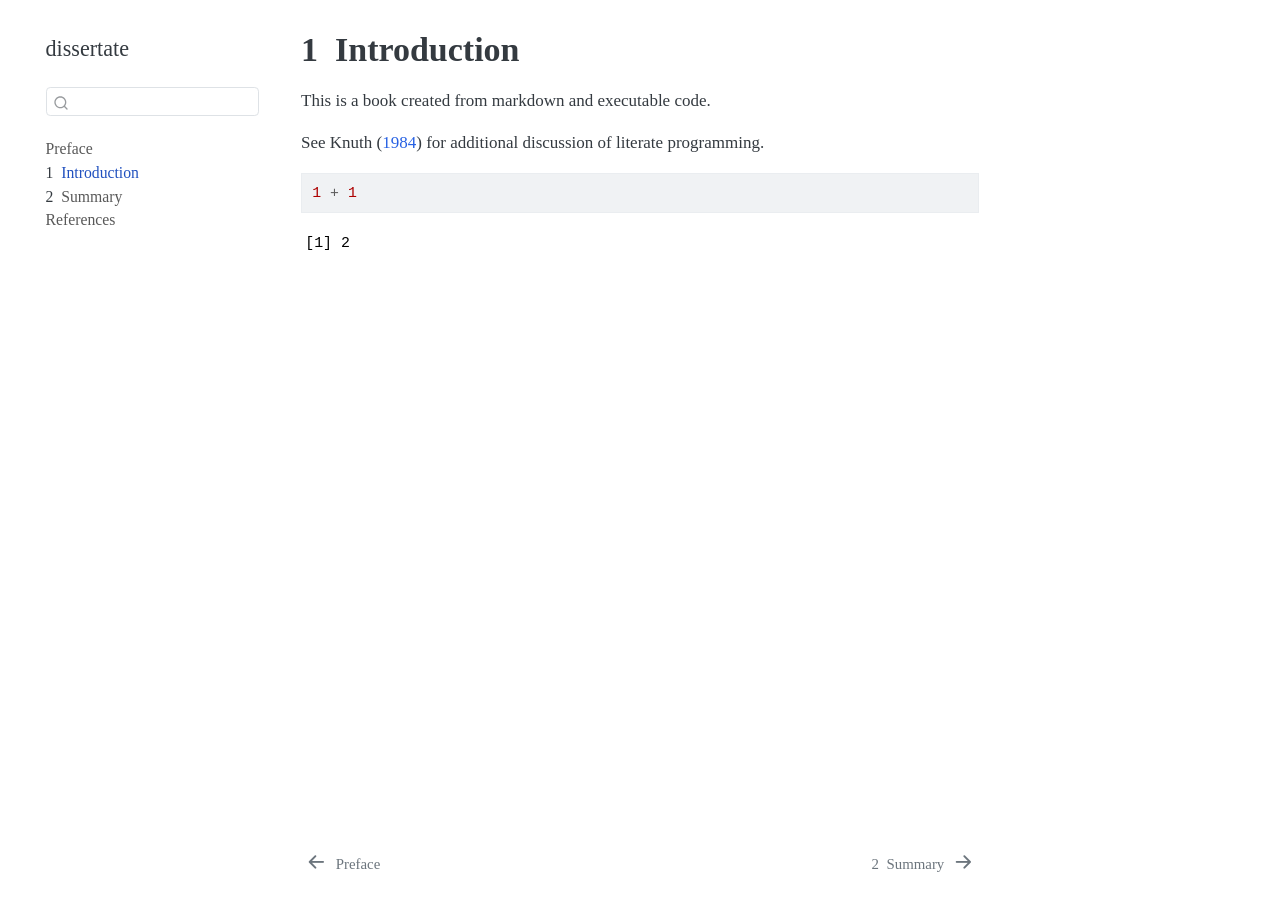
<file: _book/intro.html>
<!DOCTYPE html>
<html xmlns="http://www.w3.org/1999/xhtml" lang="en" xml:lang="en"><head>

<meta charset="utf-8">
<meta name="generator" content="quarto-1.9.37">

<meta name="viewport" content="width=device-width, initial-scale=1.0, user-scalable=yes">


<title>1&nbsp; Introduction – dissertate</title>
<style>
/* Default styles provided by pandoc.
** See https://pandoc.org/MANUAL.html#variables-for-html for config info.
*/
code{white-space: pre-wrap;}
span.smallcaps{font-variant: small-caps;}
div.columns{display: flex; gap: min(4vw, 1.5em);}
div.column{flex: auto; overflow-x: auto;}
div.hanging-indent{margin-left: 1.5em; text-indent: -1.5em;}
ul.task-list{list-style: none;}
ul.task-list li input[type="checkbox"] {
  width: 0.8em;
  margin: 0 0.8em 0.2em -1em; /* quarto-specific, see https://github.com/quarto-dev/quarto-cli/issues/4556 */ 
  vertical-align: middle;
}
/* CSS for syntax highlighting */
html { -webkit-text-size-adjust: 100%; }
pre > code.sourceCode { white-space: pre; position: relative; }
pre > code.sourceCode > span { display: inline-block; line-height: 1.25; }
pre > code.sourceCode > span:empty { height: 1.2em; }
.sourceCode { overflow: visible; }
code.sourceCode > span { color: inherit; text-decoration: inherit; }
div.sourceCode { margin: 1em 0; }
pre.sourceCode { margin: 0; }
@media screen {
div.sourceCode { overflow: auto; }
}
@media print {
pre > code.sourceCode { white-space: pre-wrap; }
pre > code.sourceCode > span { text-indent: -5em; padding-left: 5em; }
}
pre.numberSource code
  { counter-reset: source-line 0; }
pre.numberSource code > span
  { position: relative; left: -4em; counter-increment: source-line; }
pre.numberSource code > span > a:first-child::before
  { content: counter(source-line);
    position: relative; left: -1em; text-align: right; vertical-align: baseline;
    border: none; display: inline-block;
    -webkit-touch-callout: none; -webkit-user-select: none;
    -khtml-user-select: none; -moz-user-select: none;
    -ms-user-select: none; user-select: none;
    padding: 0 4px; width: 4em;
  }
pre.numberSource { margin-left: 3em;  padding-left: 4px; }
div.sourceCode
  {   }
@media screen {
pre > code.sourceCode > span > a:first-child::before { text-decoration: underline; }
}
/* CSS for citations */
div.csl-bib-body { }
div.csl-entry {
  clear: both;
}
.hanging-indent div.csl-entry {
  margin-left:2em;
  text-indent:-2em;
}
div.csl-left-margin {
  min-width:2em;
  float:left;
}
div.csl-right-inline {
  margin-left:2em;
  padding-left:1em;
}
div.csl-indent {
  margin-left: 2em;
}</style>


<script src="site_libs/quarto-nav/quarto-nav.js"></script>
<script src="site_libs/quarto-nav/headroom.min.js"></script>
<script src="site_libs/clipboard/clipboard.min.js"></script>
<script src="site_libs/quarto-search/autocomplete.umd.js"></script>
<script src="site_libs/quarto-search/fuse.min.js"></script>
<script src="site_libs/quarto-search/quarto-search.js"></script>
<meta name="quarto:offset" content="./">
<link href="./summary.html" rel="next">
<link href="./index.html" rel="prev">
<script src="site_libs/quarto-html/quarto.js" type="module"></script>
<script src="site_libs/quarto-html/tabsets/tabsets.js" type="module"></script>
<script src="site_libs/quarto-html/popper.min.js"></script>
<script src="site_libs/quarto-html/tippy.umd.min.js"></script>
<script src="site_libs/quarto-html/anchor.min.js"></script>
<link href="site_libs/quarto-html/tippy.css" rel="stylesheet">
<link href="site_libs/quarto-html/quarto-syntax-highlighting-7f8f88aac4f3542376d5c11b86a4c14d.css" rel="stylesheet" id="quarto-text-highlighting-styles">
<script src="site_libs/bootstrap/bootstrap.min.js"></script>
<link href="site_libs/bootstrap/bootstrap-icons.css" rel="stylesheet">
<link href="site_libs/bootstrap/bootstrap-ecf3eb7eb8973cd06c613251e2da77bd.min.css" rel="stylesheet" append-hash="true" id="quarto-bootstrap" data-mode="light">
<script id="quarto-search-options" type="application/json">{
  "location": "sidebar",
  "copy-button": false,
  "collapse-after": 3,
  "panel-placement": "start",
  "type": "textbox",
  "limit": 50,
  "keyboard-shortcut": [
    "f",
    "/",
    "s"
  ],
  "show-item-context": false,
  "language": {
    "search-no-results-text": "No results",
    "search-matching-documents-text": "matching documents",
    "search-copy-link-title": "Copy link to search",
    "search-hide-matches-text": "Hide additional matches",
    "search-more-match-text": "more match in this document",
    "search-more-matches-text": "more matches in this document",
    "search-clear-button-title": "Clear",
    "search-text-placeholder": "",
    "search-detached-cancel-button-title": "Cancel",
    "search-submit-button-title": "Submit",
    "search-label": "Search"
  }
}</script>


</head>

<body class="nav-sidebar floating quarto-light">

<div id="quarto-search-results"></div>
  <header id="quarto-header" class="headroom fixed-top">
  <nav class="quarto-secondary-nav">
    <div class="container-fluid d-flex">
      <button type="button" class="quarto-btn-toggle btn" data-bs-toggle="collapse" role="button" data-bs-target=".quarto-sidebar-collapse-item" aria-controls="quarto-sidebar" aria-expanded="false" aria-label="Toggle sidebar navigation" onclick="if (window.quartoToggleHeadroom) { window.quartoToggleHeadroom(); }">
        <i class="bi bi-layout-text-sidebar-reverse"></i>
      </button>
        <nav class="quarto-page-breadcrumbs" aria-label="breadcrumb"><ol class="breadcrumb"><li class="breadcrumb-item"><a href="./intro.html"><span class="chapter-number">1</span>&nbsp; <span class="chapter-title">Introduction</span></a></li></ol></nav>
        <a class="flex-grow-1" role="navigation" data-bs-toggle="collapse" data-bs-target=".quarto-sidebar-collapse-item" aria-controls="quarto-sidebar" aria-expanded="false" aria-label="Toggle sidebar navigation" onclick="if (window.quartoToggleHeadroom) { window.quartoToggleHeadroom(); }">      
        </a>
      <button type="button" class="btn quarto-search-button" aria-label="Search" onclick="window.quartoOpenSearch();">
        <i class="bi bi-search"></i>
      </button>
    </div>
  </nav>
</header>
<!-- content -->
<div id="quarto-content" class="quarto-container page-columns page-rows-contents page-layout-article">
<!-- sidebar -->
  <nav id="quarto-sidebar" class="sidebar collapse collapse-horizontal quarto-sidebar-collapse-item sidebar-navigation floating overflow-auto">
    <div class="pt-lg-2 mt-2 text-left sidebar-header">
    <div class="sidebar-title mb-0 py-0">
      <a href="./">dissertate</a> 
    </div>
      </div>
        <div class="mt-2 flex-shrink-0 align-items-center">
        <div class="sidebar-search">
        <div id="quarto-search" class="" title="Search"></div>
        </div>
        </div>
    <div class="sidebar-menu-container"> 
    <ul class="list-unstyled mt-1">
        <li class="sidebar-item">
  <div class="sidebar-item-container"> 
  <a href="./index.html" class="sidebar-item-text sidebar-link">
 <span class="menu-text">Preface</span></a>
  </div>
</li>
        <li class="sidebar-item">
  <div class="sidebar-item-container"> 
  <a href="./intro.html" class="sidebar-item-text sidebar-link active">
 <span class="menu-text"><span class="chapter-number">1</span>&nbsp; <span class="chapter-title">Introduction</span></span></a>
  </div>
</li>
        <li class="sidebar-item">
  <div class="sidebar-item-container"> 
  <a href="./summary.html" class="sidebar-item-text sidebar-link">
 <span class="menu-text"><span class="chapter-number">2</span>&nbsp; <span class="chapter-title">Summary</span></span></a>
  </div>
</li>
        <li class="sidebar-item">
  <div class="sidebar-item-container"> 
  <a href="./references.html" class="sidebar-item-text sidebar-link">
 <span class="menu-text">References</span></a>
  </div>
</li>
    </ul>
    </div>
</nav>
<div id="quarto-sidebar-glass" class="quarto-sidebar-collapse-item" data-bs-toggle="collapse" data-bs-target=".quarto-sidebar-collapse-item"></div>
<!-- margin-sidebar -->
    <div id="quarto-margin-sidebar" class="sidebar margin-sidebar zindex-bottom">
        
    </div>
<!-- main -->
<main class="content" id="quarto-document-content">

<header id="title-block-header" class="quarto-title-block default">
<div class="quarto-title">
<h1 class="title"><span class="chapter-number">1</span>&nbsp; <span class="chapter-title">Introduction</span></h1>
</div>



<div class="quarto-title-meta">

    
  
    
  </div>
  


</header>


<p>This is a book created from markdown and executable code.</p>
<p>See <span class="citation" data-cites="knuth84">Knuth (<a href="references.html#ref-knuth84" role="doc-biblioref">1984</a>)</span> for additional discussion of literate programming.</p>
<div class="cell">
<div class="code-copy-outer-scaffold"><div class="sourceCode cell-code" id="cb1"><pre class="sourceCode r code-with-copy"><code class="sourceCode r"><span id="cb1-1"><a href="#cb1-1" aria-hidden="true" tabindex="-1"></a><span class="dv">1</span> <span class="sc">+</span> <span class="dv">1</span></span></code></pre></div><button title="Copy to Clipboard" class="code-copy-button"><i class="bi"></i></button></div>
<div class="cell-output cell-output-stdout">
<pre><code>[1] 2</code></pre>
</div>
</div>


<div id="refs" class="references csl-bib-body hanging-indent" role="list" style="display: none">
<div id="ref-knuth84" class="csl-entry" role="listitem">
Knuth, Donald E. 1984. <span>“Literate Programming.”</span> <em>Comput. J.</em> (USA) 27 (2): 97–111. <a href="https://doi.org/10.1093/comjnl/27.2.97">https://doi.org/10.1093/comjnl/27.2.97</a>.
</div>
</div>

</main> <!-- /main -->
<script id="quarto-html-after-body" type="application/javascript">
  window.document.addEventListener("DOMContentLoaded", function (event) {
    const icon = "";
    const anchorJS = new window.AnchorJS();
    anchorJS.options = {
      placement: 'right',
      icon: icon
    };
    anchorJS.add('.anchored');
    const isCodeAnnotation = (el) => {
      for (const clz of el.classList) {
        if (clz.startsWith('code-annotation-')) {                     
          return true;
        }
      }
      return false;
    }
    const onCopySuccess = function(e) {
      // button target
      const button = e.trigger;
      // don't keep focus
      button.blur();
      // flash "checked"
      button.classList.add('code-copy-button-checked');
      var currentTitle = button.getAttribute("title");
      button.setAttribute("title", "Copied!");
      let tooltip;
      if (window.bootstrap) {
        button.setAttribute("data-bs-toggle", "tooltip");
        button.setAttribute("data-bs-placement", "left");
        button.setAttribute("data-bs-title", "Copied!");
        tooltip = new bootstrap.Tooltip(button, 
          { trigger: "manual", 
            customClass: "code-copy-button-tooltip",
            offset: [0, -8]});
        tooltip.show();    
      }
      setTimeout(function() {
        if (tooltip) {
          tooltip.hide();
          button.removeAttribute("data-bs-title");
          button.removeAttribute("data-bs-toggle");
          button.removeAttribute("data-bs-placement");
        }
        button.setAttribute("title", currentTitle);
        button.classList.remove('code-copy-button-checked');
      }, 1000);
      // clear code selection
      e.clearSelection();
    }
    const getTextToCopy = function(trigger) {
      const outerScaffold = trigger.parentElement.cloneNode(true);
      const codeEl = outerScaffold.querySelector('code');
      for (const childEl of codeEl.children) {
        if (isCodeAnnotation(childEl)) {
          childEl.remove();
        }
      }
      return codeEl.innerText;
    }
    const clipboard = new window.ClipboardJS('.code-copy-button:not([data-in-quarto-modal])', {
      text: getTextToCopy
    });
    clipboard.on('success', onCopySuccess);
    if (window.document.getElementById('quarto-embedded-source-code-modal')) {
      const clipboardModal = new window.ClipboardJS('.code-copy-button[data-in-quarto-modal]', {
        text: getTextToCopy,
        container: window.document.getElementById('quarto-embedded-source-code-modal')
      });
      clipboardModal.on('success', onCopySuccess);
    }
      var localhostRegex = new RegExp(/^(?:http|https):\/\/localhost\:?[0-9]*\//);
      var mailtoRegex = new RegExp(/^mailto:/);
        var filterRegex = new RegExp('/' + window.location.host + '/');
      var isInternal = (href) => {
          return filterRegex.test(href) || localhostRegex.test(href) || mailtoRegex.test(href);
      }
      // Inspect non-navigation links and adorn them if external
     var links = window.document.querySelectorAll('a[href]:not(.nav-link):not(.navbar-brand):not(.toc-action):not(.sidebar-link):not(.sidebar-item-toggle):not(.pagination-link):not(.no-external):not([aria-hidden]):not(.dropdown-item):not(.quarto-navigation-tool):not(.about-link)');
      for (var i=0; i<links.length; i++) {
        const link = links[i];
        if (!isInternal(link.href)) {
          // undo the damage that might have been done by quarto-nav.js in the case of
          // links that we want to consider external
          if (link.dataset.originalHref !== undefined) {
            link.href = link.dataset.originalHref;
          }
        }
      }
    function tippyHover(el, contentFn, onTriggerFn, onUntriggerFn) {
      const config = {
        allowHTML: true,
        maxWidth: 500,
        delay: 100,
        arrow: false,
        appendTo: function(el) {
            return el.parentElement;
        },
        interactive: true,
        interactiveBorder: 10,
        theme: 'quarto',
        placement: 'bottom-start',
      };
      if (contentFn) {
        config.content = contentFn;
      }
      if (onTriggerFn) {
        config.onTrigger = onTriggerFn;
      }
      if (onUntriggerFn) {
        config.onUntrigger = onUntriggerFn;
      }
      window.tippy(el, config); 
    }
    const noterefs = window.document.querySelectorAll('a[role="doc-noteref"]');
    for (var i=0; i<noterefs.length; i++) {
      const ref = noterefs[i];
      tippyHover(ref, function() {
        // use id or data attribute instead here
        let href = ref.getAttribute('data-footnote-href') || ref.getAttribute('href');
        try { href = new URL(href).hash; } catch {}
        const id = href.replace(/^#\/?/, "");
        const note = window.document.getElementById(id);
        if (note) {
          return note.innerHTML;
        } else {
          return "";
        }
      });
    }
    const xrefs = window.document.querySelectorAll('a.quarto-xref');
    const processXRef = (id, note) => {
      // Strip column container classes
      const stripColumnClz = (el) => {
        el.classList.remove("page-full", "page-columns");
        if (el.children) {
          for (const child of el.children) {
            stripColumnClz(child);
          }
        }
      }
      stripColumnClz(note)
      if (id === null || id.startsWith('sec-')) {
        // Special case sections, only their first couple elements
        const container = document.createElement("div");
        if (note.children && note.children.length > 2) {
          container.appendChild(note.children[0].cloneNode(true));
          for (let i = 1; i < note.children.length; i++) {
            const child = note.children[i];
            if (child.tagName === "P" && child.innerText === "") {
              continue;
            } else {
              container.appendChild(child.cloneNode(true));
              break;
            }
          }
          if (window.Quarto?.typesetMath) {
            window.Quarto.typesetMath(container);
          }
          return container.innerHTML
        } else {
          if (window.Quarto?.typesetMath) {
            window.Quarto.typesetMath(note);
          }
          return note.innerHTML;
        }
      } else {
        // Remove any anchor links if they are present
        const anchorLink = note.querySelector('a.anchorjs-link');
        if (anchorLink) {
          anchorLink.remove();
        }
        if (window.Quarto?.typesetMath) {
          window.Quarto.typesetMath(note);
        }
        if (note.classList.contains("callout")) {
          return note.outerHTML;
        } else {
          return note.innerHTML;
        }
      }
    }
    for (var i=0; i<xrefs.length; i++) {
      const xref = xrefs[i];
      tippyHover(xref, undefined, function(instance) {
        instance.disable();
        let url = xref.getAttribute('href');
        let hash = undefined; 
        if (url.startsWith('#')) {
          hash = url;
        } else {
          try { hash = new URL(url).hash; } catch {}
        }
        if (hash) {
          const id = hash.replace(/^#\/?/, "");
          const note = window.document.getElementById(id);
          if (note !== null) {
            try {
              const html = processXRef(id, note.cloneNode(true));
              instance.setContent(html);
            } finally {
              instance.enable();
              instance.show();
            }
          } else {
            // See if we can fetch this
            fetch(url.split('#')[0])
            .then(res => res.text())
            .then(html => {
              const parser = new DOMParser();
              const htmlDoc = parser.parseFromString(html, "text/html");
              const note = htmlDoc.getElementById(id);
              if (note !== null) {
                const html = processXRef(id, note);
                instance.setContent(html);
              } 
            }).finally(() => {
              instance.enable();
              instance.show();
            });
          }
        } else {
          // See if we can fetch a full url (with no hash to target)
          // This is a special case and we should probably do some content thinning / targeting
          fetch(url)
          .then(res => res.text())
          .then(html => {
            const parser = new DOMParser();
            const htmlDoc = parser.parseFromString(html, "text/html");
            const note = htmlDoc.querySelector('main.content');
            if (note !== null) {
              // This should only happen for chapter cross references
              // (since there is no id in the URL)
              // remove the first header
              if (note.children.length > 0 && note.children[0].tagName === "HEADER") {
                note.children[0].remove();
              }
              const html = processXRef(null, note);
              instance.setContent(html);
            } 
          }).finally(() => {
            instance.enable();
            instance.show();
          });
        }
      }, function(instance) {
      });
    }
        let selectedAnnoteEl;
        const selectorForAnnotation = ( cell, annotation) => {
          let cellAttr = 'data-code-cell="' + cell + '"';
          let lineAttr = 'data-code-annotation="' +  annotation + '"';
          const selector = 'span[' + cellAttr + '][' + lineAttr + ']';
          return selector;
        }
        const selectCodeLines = (annoteEl) => {
          const doc = window.document;
          const targetCell = annoteEl.getAttribute("data-target-cell");
          const targetAnnotation = annoteEl.getAttribute("data-target-annotation");
          const annoteSpan = window.document.querySelector(selectorForAnnotation(targetCell, targetAnnotation));
          const lines = annoteSpan.getAttribute("data-code-lines").split(",");
          const lineIds = lines.map((line) => {
            return targetCell + "-" + line;
          })
          let top = null;
          let height = null;
          let parent = null;
          if (lineIds.length > 0) {
              //compute the position of the single el (top and bottom and make a div)
              const el = window.document.getElementById(lineIds[0]);
              top = el.offsetTop;
              height = el.offsetHeight;
              parent = el.parentElement.parentElement;
            if (lineIds.length > 1) {
              const lastEl = window.document.getElementById(lineIds[lineIds.length - 1]);
              const bottom = lastEl.offsetTop + lastEl.offsetHeight;
              height = bottom - top;
            }
            if (top !== null && height !== null && parent !== null) {
              // cook up a div (if necessary) and position it 
              let div = window.document.getElementById("code-annotation-line-highlight");
              if (div === null) {
                div = window.document.createElement("div");
                div.setAttribute("id", "code-annotation-line-highlight");
                div.style.position = 'absolute';
                parent.appendChild(div);
              }
              div.style.top = top - 2 + "px";
              div.style.height = height + 4 + "px";
              div.style.left = 0;
              let gutterDiv = window.document.getElementById("code-annotation-line-highlight-gutter");
              if (gutterDiv === null) {
                gutterDiv = window.document.createElement("div");
                gutterDiv.setAttribute("id", "code-annotation-line-highlight-gutter");
                gutterDiv.style.position = 'absolute';
                const codeCell = window.document.getElementById(targetCell);
                const gutter = codeCell.querySelector('.code-annotation-gutter');
                gutter.appendChild(gutterDiv);
              }
              gutterDiv.style.top = top - 2 + "px";
              gutterDiv.style.height = height + 4 + "px";
            }
            selectedAnnoteEl = annoteEl;
          }
        };
        const unselectCodeLines = () => {
          const elementsIds = ["code-annotation-line-highlight", "code-annotation-line-highlight-gutter"];
          elementsIds.forEach((elId) => {
            const div = window.document.getElementById(elId);
            if (div) {
              div.remove();
            }
          });
          selectedAnnoteEl = undefined;
        };
          // Handle positioning of the toggle
      window.addEventListener(
        "resize",
        throttle(() => {
          elRect = undefined;
          if (selectedAnnoteEl) {
            selectCodeLines(selectedAnnoteEl);
          }
        }, 10)
      );
      function throttle(fn, ms) {
      let throttle = false;
      let timer;
        return (...args) => {
          if(!throttle) { // first call gets through
              fn.apply(this, args);
              throttle = true;
          } else { // all the others get throttled
              if(timer) clearTimeout(timer); // cancel #2
              timer = setTimeout(() => {
                fn.apply(this, args);
                timer = throttle = false;
              }, ms);
          }
        };
      }
        // Attach click handler to the DT
        const annoteDls = window.document.querySelectorAll('dt[data-target-cell]');
        for (const annoteDlNode of annoteDls) {
          annoteDlNode.addEventListener('click', (event) => {
            const clickedEl = event.target;
            if (clickedEl !== selectedAnnoteEl) {
              unselectCodeLines();
              const activeEl = window.document.querySelector('dt[data-target-cell].code-annotation-active');
              if (activeEl) {
                activeEl.classList.remove('code-annotation-active');
              }
              selectCodeLines(clickedEl);
              clickedEl.classList.add('code-annotation-active');
            } else {
              // Unselect the line
              unselectCodeLines();
              clickedEl.classList.remove('code-annotation-active');
            }
          });
        }
    const findCites = (el) => {
      const parentEl = el.parentElement;
      if (parentEl) {
        const cites = parentEl.dataset.cites;
        if (cites) {
          return {
            el,
            cites: cites.split(' ')
          };
        } else {
          return findCites(el.parentElement)
        }
      } else {
        return undefined;
      }
    };
    var bibliorefs = window.document.querySelectorAll('a[role="doc-biblioref"]');
    for (var i=0; i<bibliorefs.length; i++) {
      const ref = bibliorefs[i];
      const citeInfo = findCites(ref);
      if (citeInfo) {
        tippyHover(citeInfo.el, function() {
          var popup = window.document.createElement('div');
          citeInfo.cites.forEach(function(cite) {
            var citeDiv = window.document.createElement('div');
            citeDiv.classList.add('hanging-indent');
            citeDiv.classList.add('csl-entry');
            var biblioDiv = window.document.getElementById('ref-' + cite);
            if (biblioDiv) {
              citeDiv.innerHTML = biblioDiv.innerHTML;
            }
            popup.appendChild(citeDiv);
          });
          return popup.innerHTML;
        });
      }
    }
  });
  </script>
<nav class="page-navigation">
  <div class="nav-page nav-page-previous">
      <a href="./index.html" class="pagination-link" aria-label="Preface">
        <i class="bi bi-arrow-left-short"></i> <span class="nav-page-text">Preface</span>
      </a>          
  </div>
  <div class="nav-page nav-page-next">
      <a href="./summary.html" class="pagination-link" aria-label="Summary">
        <span class="nav-page-text"><span class="chapter-number">2</span>&nbsp; <span class="chapter-title">Summary</span></span> <i class="bi bi-arrow-right-short"></i>
      </a>
  </div>
</nav>
</div> <!-- /content -->




</body></html>
</file>
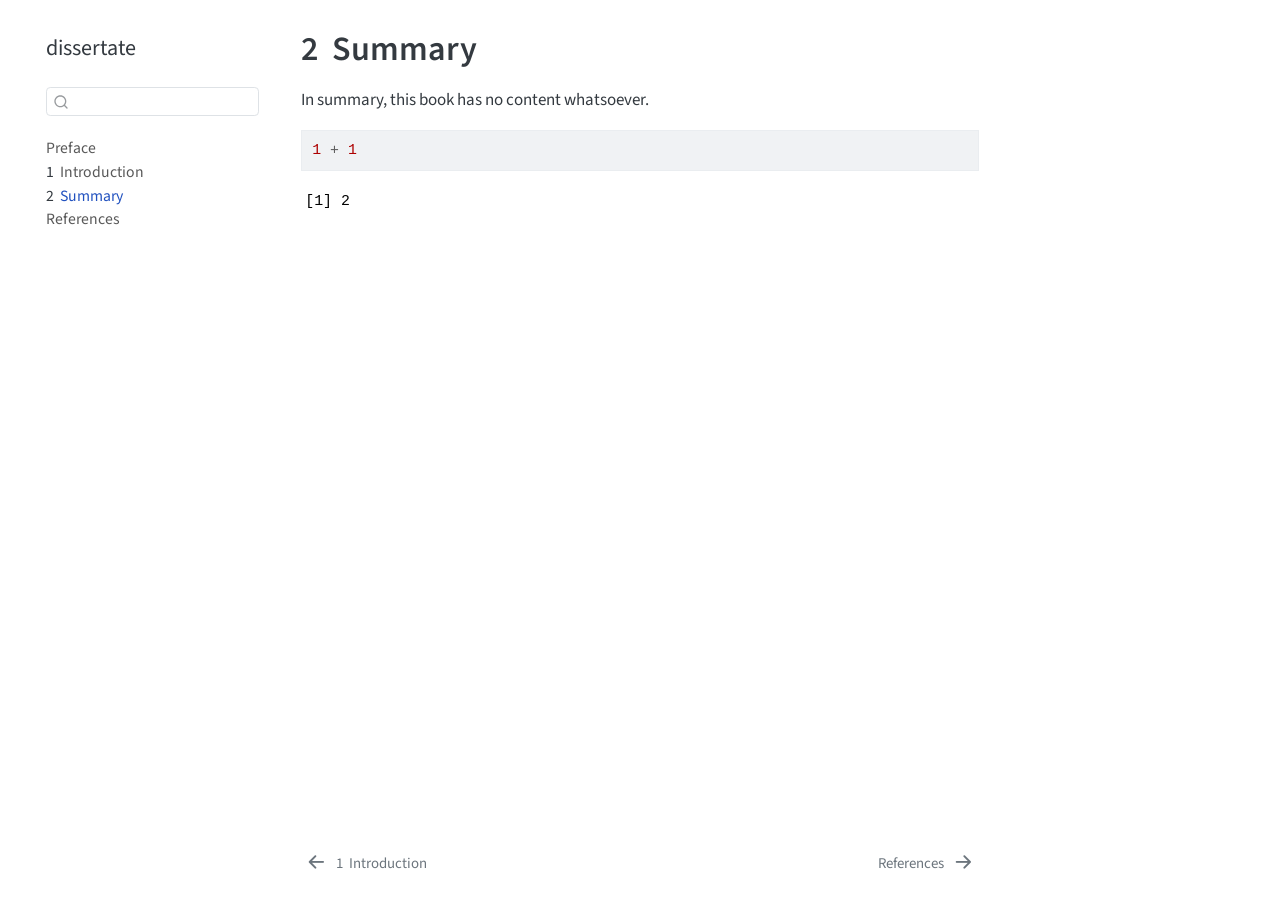
<file: _book/summary.html>
<!DOCTYPE html>
<html xmlns="http://www.w3.org/1999/xhtml" lang="en" xml:lang="en"><head>

<meta charset="utf-8">
<meta name="generator" content="quarto-1.9.37">

<meta name="viewport" content="width=device-width, initial-scale=1.0, user-scalable=yes">


<title>2&nbsp; Summary – dissertate</title>
<style>
/* Default styles provided by pandoc.
** See https://pandoc.org/MANUAL.html#variables-for-html for config info.
*/
code{white-space: pre-wrap;}
span.smallcaps{font-variant: small-caps;}
div.columns{display: flex; gap: min(4vw, 1.5em);}
div.column{flex: auto; overflow-x: auto;}
div.hanging-indent{margin-left: 1.5em; text-indent: -1.5em;}
ul.task-list{list-style: none;}
ul.task-list li input[type="checkbox"] {
  width: 0.8em;
  margin: 0 0.8em 0.2em -1em; /* quarto-specific, see https://github.com/quarto-dev/quarto-cli/issues/4556 */ 
  vertical-align: middle;
}
/* CSS for syntax highlighting */
html { -webkit-text-size-adjust: 100%; }
pre > code.sourceCode { white-space: pre; position: relative; }
pre > code.sourceCode > span { display: inline-block; line-height: 1.25; }
pre > code.sourceCode > span:empty { height: 1.2em; }
.sourceCode { overflow: visible; }
code.sourceCode > span { color: inherit; text-decoration: inherit; }
div.sourceCode { margin: 1em 0; }
pre.sourceCode { margin: 0; }
@media screen {
div.sourceCode { overflow: auto; }
}
@media print {
pre > code.sourceCode { white-space: pre-wrap; }
pre > code.sourceCode > span { text-indent: -5em; padding-left: 5em; }
}
pre.numberSource code
  { counter-reset: source-line 0; }
pre.numberSource code > span
  { position: relative; left: -4em; counter-increment: source-line; }
pre.numberSource code > span > a:first-child::before
  { content: counter(source-line);
    position: relative; left: -1em; text-align: right; vertical-align: baseline;
    border: none; display: inline-block;
    -webkit-touch-callout: none; -webkit-user-select: none;
    -khtml-user-select: none; -moz-user-select: none;
    -ms-user-select: none; user-select: none;
    padding: 0 4px; width: 4em;
  }
pre.numberSource { margin-left: 3em;  padding-left: 4px; }
div.sourceCode
  {   }
@media screen {
pre > code.sourceCode > span > a:first-child::before { text-decoration: underline; }
}
</style>


<script src="site_libs/quarto-nav/quarto-nav.js"></script>
<script src="site_libs/quarto-nav/headroom.min.js"></script>
<script src="site_libs/clipboard/clipboard.min.js"></script>
<script src="site_libs/quarto-search/autocomplete.umd.js"></script>
<script src="site_libs/quarto-search/fuse.min.js"></script>
<script src="site_libs/quarto-search/quarto-search.js"></script>
<meta name="quarto:offset" content="./">
<link href="./references.html" rel="next">
<link href="./intro.html" rel="prev">
<script src="site_libs/quarto-html/quarto.js" type="module"></script>
<script src="site_libs/quarto-html/tabsets/tabsets.js" type="module"></script>
<script src="site_libs/quarto-html/popper.min.js"></script>
<script src="site_libs/quarto-html/tippy.umd.min.js"></script>
<script src="site_libs/quarto-html/anchor.min.js"></script>
<link href="site_libs/quarto-html/tippy.css" rel="stylesheet">
<link href="site_libs/quarto-html/quarto-syntax-highlighting-7f8f88aac4f3542376d5c11b86a4c14d.css" rel="stylesheet" id="quarto-text-highlighting-styles">
<script src="site_libs/bootstrap/bootstrap.min.js"></script>
<link href="site_libs/bootstrap/bootstrap-icons.css" rel="stylesheet">
<link href="site_libs/bootstrap/bootstrap-9e3e5b9121e68b3f077afb32f2c64d95.min.css" rel="stylesheet" append-hash="true" id="quarto-bootstrap" data-mode="light">
<script id="quarto-search-options" type="application/json">{
  "location": "sidebar",
  "copy-button": false,
  "collapse-after": 3,
  "panel-placement": "start",
  "type": "textbox",
  "limit": 50,
  "keyboard-shortcut": [
    "f",
    "/",
    "s"
  ],
  "show-item-context": false,
  "language": {
    "search-no-results-text": "No results",
    "search-matching-documents-text": "matching documents",
    "search-copy-link-title": "Copy link to search",
    "search-hide-matches-text": "Hide additional matches",
    "search-more-match-text": "more match in this document",
    "search-more-matches-text": "more matches in this document",
    "search-clear-button-title": "Clear",
    "search-text-placeholder": "",
    "search-detached-cancel-button-title": "Cancel",
    "search-submit-button-title": "Submit",
    "search-label": "Search"
  }
}</script>


</head>

<body class="nav-sidebar floating quarto-light">

<div id="quarto-search-results"></div>
  <header id="quarto-header" class="headroom fixed-top">
  <nav class="quarto-secondary-nav">
    <div class="container-fluid d-flex">
      <button type="button" class="quarto-btn-toggle btn" data-bs-toggle="collapse" role="button" data-bs-target=".quarto-sidebar-collapse-item" aria-controls="quarto-sidebar" aria-expanded="false" aria-label="Toggle sidebar navigation" onclick="if (window.quartoToggleHeadroom) { window.quartoToggleHeadroom(); }">
        <i class="bi bi-layout-text-sidebar-reverse"></i>
      </button>
        <nav class="quarto-page-breadcrumbs" aria-label="breadcrumb"><ol class="breadcrumb"><li class="breadcrumb-item"><a href="./summary.html"><span class="chapter-number">2</span>&nbsp; <span class="chapter-title">Summary</span></a></li></ol></nav>
        <a class="flex-grow-1" role="navigation" data-bs-toggle="collapse" data-bs-target=".quarto-sidebar-collapse-item" aria-controls="quarto-sidebar" aria-expanded="false" aria-label="Toggle sidebar navigation" onclick="if (window.quartoToggleHeadroom) { window.quartoToggleHeadroom(); }">      
        </a>
      <button type="button" class="btn quarto-search-button" aria-label="Search" onclick="window.quartoOpenSearch();">
        <i class="bi bi-search"></i>
      </button>
    </div>
  </nav>
</header>
<!-- content -->
<div id="quarto-content" class="quarto-container page-columns page-rows-contents page-layout-article">
<!-- sidebar -->
  <nav id="quarto-sidebar" class="sidebar collapse collapse-horizontal quarto-sidebar-collapse-item sidebar-navigation floating overflow-auto">
    <div class="pt-lg-2 mt-2 text-left sidebar-header">
    <div class="sidebar-title mb-0 py-0">
      <a href="./">dissertate</a> 
    </div>
      </div>
        <div class="mt-2 flex-shrink-0 align-items-center">
        <div class="sidebar-search">
        <div id="quarto-search" class="" title="Search"></div>
        </div>
        </div>
    <div class="sidebar-menu-container"> 
    <ul class="list-unstyled mt-1">
        <li class="sidebar-item">
  <div class="sidebar-item-container"> 
  <a href="./index.html" class="sidebar-item-text sidebar-link">
 <span class="menu-text">Preface</span></a>
  </div>
</li>
        <li class="sidebar-item">
  <div class="sidebar-item-container"> 
  <a href="./intro.html" class="sidebar-item-text sidebar-link">
 <span class="menu-text"><span class="chapter-number">1</span>&nbsp; <span class="chapter-title">Introduction</span></span></a>
  </div>
</li>
        <li class="sidebar-item">
  <div class="sidebar-item-container"> 
  <a href="./summary.html" class="sidebar-item-text sidebar-link active">
 <span class="menu-text"><span class="chapter-number">2</span>&nbsp; <span class="chapter-title">Summary</span></span></a>
  </div>
</li>
        <li class="sidebar-item">
  <div class="sidebar-item-container"> 
  <a href="./references.html" class="sidebar-item-text sidebar-link">
 <span class="menu-text">References</span></a>
  </div>
</li>
    </ul>
    </div>
</nav>
<div id="quarto-sidebar-glass" class="quarto-sidebar-collapse-item" data-bs-toggle="collapse" data-bs-target=".quarto-sidebar-collapse-item"></div>
<!-- margin-sidebar -->
    <div id="quarto-margin-sidebar" class="sidebar margin-sidebar zindex-bottom">
        
    </div>
<!-- main -->
<main class="content" id="quarto-document-content">

<header id="title-block-header" class="quarto-title-block default">
<div class="quarto-title">
<h1 class="title"><span class="chapter-number">2</span>&nbsp; <span class="chapter-title">Summary</span></h1>
</div>



<div class="quarto-title-meta">

    
  
    
  </div>
  


</header>


<p>In summary, this book has no content whatsoever.</p>
<div class="cell">
<div class="code-copy-outer-scaffold"><div class="sourceCode cell-code" id="cb1"><pre class="sourceCode r code-with-copy"><code class="sourceCode r"><span id="cb1-1"><a href="#cb1-1" aria-hidden="true" tabindex="-1"></a><span class="dv">1</span> <span class="sc">+</span> <span class="dv">1</span></span></code></pre></div><button title="Copy to Clipboard" class="code-copy-button"><i class="bi"></i></button></div>
<div class="cell-output cell-output-stdout">
<pre><code>[1] 2</code></pre>
</div>
</div>



</main> <!-- /main -->
<script id="quarto-html-after-body" type="application/javascript">
  window.document.addEventListener("DOMContentLoaded", function (event) {
    const icon = "";
    const anchorJS = new window.AnchorJS();
    anchorJS.options = {
      placement: 'right',
      icon: icon
    };
    anchorJS.add('.anchored');
    const isCodeAnnotation = (el) => {
      for (const clz of el.classList) {
        if (clz.startsWith('code-annotation-')) {                     
          return true;
        }
      }
      return false;
    }
    const onCopySuccess = function(e) {
      // button target
      const button = e.trigger;
      // don't keep focus
      button.blur();
      // flash "checked"
      button.classList.add('code-copy-button-checked');
      var currentTitle = button.getAttribute("title");
      button.setAttribute("title", "Copied!");
      let tooltip;
      if (window.bootstrap) {
        button.setAttribute("data-bs-toggle", "tooltip");
        button.setAttribute("data-bs-placement", "left");
        button.setAttribute("data-bs-title", "Copied!");
        tooltip = new bootstrap.Tooltip(button, 
          { trigger: "manual", 
            customClass: "code-copy-button-tooltip",
            offset: [0, -8]});
        tooltip.show();    
      }
      setTimeout(function() {
        if (tooltip) {
          tooltip.hide();
          button.removeAttribute("data-bs-title");
          button.removeAttribute("data-bs-toggle");
          button.removeAttribute("data-bs-placement");
        }
        button.setAttribute("title", currentTitle);
        button.classList.remove('code-copy-button-checked');
      }, 1000);
      // clear code selection
      e.clearSelection();
    }
    const getTextToCopy = function(trigger) {
      const outerScaffold = trigger.parentElement.cloneNode(true);
      const codeEl = outerScaffold.querySelector('code');
      for (const childEl of codeEl.children) {
        if (isCodeAnnotation(childEl)) {
          childEl.remove();
        }
      }
      return codeEl.innerText;
    }
    const clipboard = new window.ClipboardJS('.code-copy-button:not([data-in-quarto-modal])', {
      text: getTextToCopy
    });
    clipboard.on('success', onCopySuccess);
    if (window.document.getElementById('quarto-embedded-source-code-modal')) {
      const clipboardModal = new window.ClipboardJS('.code-copy-button[data-in-quarto-modal]', {
        text: getTextToCopy,
        container: window.document.getElementById('quarto-embedded-source-code-modal')
      });
      clipboardModal.on('success', onCopySuccess);
    }
      var localhostRegex = new RegExp(/^(?:http|https):\/\/localhost\:?[0-9]*\//);
      var mailtoRegex = new RegExp(/^mailto:/);
        var filterRegex = new RegExp('/' + window.location.host + '/');
      var isInternal = (href) => {
          return filterRegex.test(href) || localhostRegex.test(href) || mailtoRegex.test(href);
      }
      // Inspect non-navigation links and adorn them if external
     var links = window.document.querySelectorAll('a[href]:not(.nav-link):not(.navbar-brand):not(.toc-action):not(.sidebar-link):not(.sidebar-item-toggle):not(.pagination-link):not(.no-external):not([aria-hidden]):not(.dropdown-item):not(.quarto-navigation-tool):not(.about-link)');
      for (var i=0; i<links.length; i++) {
        const link = links[i];
        if (!isInternal(link.href)) {
          // undo the damage that might have been done by quarto-nav.js in the case of
          // links that we want to consider external
          if (link.dataset.originalHref !== undefined) {
            link.href = link.dataset.originalHref;
          }
        }
      }
    function tippyHover(el, contentFn, onTriggerFn, onUntriggerFn) {
      const config = {
        allowHTML: true,
        maxWidth: 500,
        delay: 100,
        arrow: false,
        appendTo: function(el) {
            return el.parentElement;
        },
        interactive: true,
        interactiveBorder: 10,
        theme: 'quarto',
        placement: 'bottom-start',
      };
      if (contentFn) {
        config.content = contentFn;
      }
      if (onTriggerFn) {
        config.onTrigger = onTriggerFn;
      }
      if (onUntriggerFn) {
        config.onUntrigger = onUntriggerFn;
      }
      window.tippy(el, config); 
    }
    const noterefs = window.document.querySelectorAll('a[role="doc-noteref"]');
    for (var i=0; i<noterefs.length; i++) {
      const ref = noterefs[i];
      tippyHover(ref, function() {
        // use id or data attribute instead here
        let href = ref.getAttribute('data-footnote-href') || ref.getAttribute('href');
        try { href = new URL(href).hash; } catch {}
        const id = href.replace(/^#\/?/, "");
        const note = window.document.getElementById(id);
        if (note) {
          return note.innerHTML;
        } else {
          return "";
        }
      });
    }
    const xrefs = window.document.querySelectorAll('a.quarto-xref');
    const processXRef = (id, note) => {
      // Strip column container classes
      const stripColumnClz = (el) => {
        el.classList.remove("page-full", "page-columns");
        if (el.children) {
          for (const child of el.children) {
            stripColumnClz(child);
          }
        }
      }
      stripColumnClz(note)
      if (id === null || id.startsWith('sec-')) {
        // Special case sections, only their first couple elements
        const container = document.createElement("div");
        if (note.children && note.children.length > 2) {
          container.appendChild(note.children[0].cloneNode(true));
          for (let i = 1; i < note.children.length; i++) {
            const child = note.children[i];
            if (child.tagName === "P" && child.innerText === "") {
              continue;
            } else {
              container.appendChild(child.cloneNode(true));
              break;
            }
          }
          if (window.Quarto?.typesetMath) {
            window.Quarto.typesetMath(container);
          }
          return container.innerHTML
        } else {
          if (window.Quarto?.typesetMath) {
            window.Quarto.typesetMath(note);
          }
          return note.innerHTML;
        }
      } else {
        // Remove any anchor links if they are present
        const anchorLink = note.querySelector('a.anchorjs-link');
        if (anchorLink) {
          anchorLink.remove();
        }
        if (window.Quarto?.typesetMath) {
          window.Quarto.typesetMath(note);
        }
        if (note.classList.contains("callout")) {
          return note.outerHTML;
        } else {
          return note.innerHTML;
        }
      }
    }
    for (var i=0; i<xrefs.length; i++) {
      const xref = xrefs[i];
      tippyHover(xref, undefined, function(instance) {
        instance.disable();
        let url = xref.getAttribute('href');
        let hash = undefined; 
        if (url.startsWith('#')) {
          hash = url;
        } else {
          try { hash = new URL(url).hash; } catch {}
        }
        if (hash) {
          const id = hash.replace(/^#\/?/, "");
          const note = window.document.getElementById(id);
          if (note !== null) {
            try {
              const html = processXRef(id, note.cloneNode(true));
              instance.setContent(html);
            } finally {
              instance.enable();
              instance.show();
            }
          } else {
            // See if we can fetch this
            fetch(url.split('#')[0])
            .then(res => res.text())
            .then(html => {
              const parser = new DOMParser();
              const htmlDoc = parser.parseFromString(html, "text/html");
              const note = htmlDoc.getElementById(id);
              if (note !== null) {
                const html = processXRef(id, note);
                instance.setContent(html);
              } 
            }).finally(() => {
              instance.enable();
              instance.show();
            });
          }
        } else {
          // See if we can fetch a full url (with no hash to target)
          // This is a special case and we should probably do some content thinning / targeting
          fetch(url)
          .then(res => res.text())
          .then(html => {
            const parser = new DOMParser();
            const htmlDoc = parser.parseFromString(html, "text/html");
            const note = htmlDoc.querySelector('main.content');
            if (note !== null) {
              // This should only happen for chapter cross references
              // (since there is no id in the URL)
              // remove the first header
              if (note.children.length > 0 && note.children[0].tagName === "HEADER") {
                note.children[0].remove();
              }
              const html = processXRef(null, note);
              instance.setContent(html);
            } 
          }).finally(() => {
            instance.enable();
            instance.show();
          });
        }
      }, function(instance) {
      });
    }
        let selectedAnnoteEl;
        const selectorForAnnotation = ( cell, annotation) => {
          let cellAttr = 'data-code-cell="' + cell + '"';
          let lineAttr = 'data-code-annotation="' +  annotation + '"';
          const selector = 'span[' + cellAttr + '][' + lineAttr + ']';
          return selector;
        }
        const selectCodeLines = (annoteEl) => {
          const doc = window.document;
          const targetCell = annoteEl.getAttribute("data-target-cell");
          const targetAnnotation = annoteEl.getAttribute("data-target-annotation");
          const annoteSpan = window.document.querySelector(selectorForAnnotation(targetCell, targetAnnotation));
          const lines = annoteSpan.getAttribute("data-code-lines").split(",");
          const lineIds = lines.map((line) => {
            return targetCell + "-" + line;
          })
          let top = null;
          let height = null;
          let parent = null;
          if (lineIds.length > 0) {
              //compute the position of the single el (top and bottom and make a div)
              const el = window.document.getElementById(lineIds[0]);
              top = el.offsetTop;
              height = el.offsetHeight;
              parent = el.parentElement.parentElement;
            if (lineIds.length > 1) {
              const lastEl = window.document.getElementById(lineIds[lineIds.length - 1]);
              const bottom = lastEl.offsetTop + lastEl.offsetHeight;
              height = bottom - top;
            }
            if (top !== null && height !== null && parent !== null) {
              // cook up a div (if necessary) and position it 
              let div = window.document.getElementById("code-annotation-line-highlight");
              if (div === null) {
                div = window.document.createElement("div");
                div.setAttribute("id", "code-annotation-line-highlight");
                div.style.position = 'absolute';
                parent.appendChild(div);
              }
              div.style.top = top - 2 + "px";
              div.style.height = height + 4 + "px";
              div.style.left = 0;
              let gutterDiv = window.document.getElementById("code-annotation-line-highlight-gutter");
              if (gutterDiv === null) {
                gutterDiv = window.document.createElement("div");
                gutterDiv.setAttribute("id", "code-annotation-line-highlight-gutter");
                gutterDiv.style.position = 'absolute';
                const codeCell = window.document.getElementById(targetCell);
                const gutter = codeCell.querySelector('.code-annotation-gutter');
                gutter.appendChild(gutterDiv);
              }
              gutterDiv.style.top = top - 2 + "px";
              gutterDiv.style.height = height + 4 + "px";
            }
            selectedAnnoteEl = annoteEl;
          }
        };
        const unselectCodeLines = () => {
          const elementsIds = ["code-annotation-line-highlight", "code-annotation-line-highlight-gutter"];
          elementsIds.forEach((elId) => {
            const div = window.document.getElementById(elId);
            if (div) {
              div.remove();
            }
          });
          selectedAnnoteEl = undefined;
        };
          // Handle positioning of the toggle
      window.addEventListener(
        "resize",
        throttle(() => {
          elRect = undefined;
          if (selectedAnnoteEl) {
            selectCodeLines(selectedAnnoteEl);
          }
        }, 10)
      );
      function throttle(fn, ms) {
      let throttle = false;
      let timer;
        return (...args) => {
          if(!throttle) { // first call gets through
              fn.apply(this, args);
              throttle = true;
          } else { // all the others get throttled
              if(timer) clearTimeout(timer); // cancel #2
              timer = setTimeout(() => {
                fn.apply(this, args);
                timer = throttle = false;
              }, ms);
          }
        };
      }
        // Attach click handler to the DT
        const annoteDls = window.document.querySelectorAll('dt[data-target-cell]');
        for (const annoteDlNode of annoteDls) {
          annoteDlNode.addEventListener('click', (event) => {
            const clickedEl = event.target;
            if (clickedEl !== selectedAnnoteEl) {
              unselectCodeLines();
              const activeEl = window.document.querySelector('dt[data-target-cell].code-annotation-active');
              if (activeEl) {
                activeEl.classList.remove('code-annotation-active');
              }
              selectCodeLines(clickedEl);
              clickedEl.classList.add('code-annotation-active');
            } else {
              // Unselect the line
              unselectCodeLines();
              clickedEl.classList.remove('code-annotation-active');
            }
          });
        }
    const findCites = (el) => {
      const parentEl = el.parentElement;
      if (parentEl) {
        const cites = parentEl.dataset.cites;
        if (cites) {
          return {
            el,
            cites: cites.split(' ')
          };
        } else {
          return findCites(el.parentElement)
        }
      } else {
        return undefined;
      }
    };
    var bibliorefs = window.document.querySelectorAll('a[role="doc-biblioref"]');
    for (var i=0; i<bibliorefs.length; i++) {
      const ref = bibliorefs[i];
      const citeInfo = findCites(ref);
      if (citeInfo) {
        tippyHover(citeInfo.el, function() {
          var popup = window.document.createElement('div');
          citeInfo.cites.forEach(function(cite) {
            var citeDiv = window.document.createElement('div');
            citeDiv.classList.add('hanging-indent');
            citeDiv.classList.add('csl-entry');
            var biblioDiv = window.document.getElementById('ref-' + cite);
            if (biblioDiv) {
              citeDiv.innerHTML = biblioDiv.innerHTML;
            }
            popup.appendChild(citeDiv);
          });
          return popup.innerHTML;
        });
      }
    }
  });
  </script>
<nav class="page-navigation">
  <div class="nav-page nav-page-previous">
      <a href="./intro.html" class="pagination-link" aria-label="Introduction">
        <i class="bi bi-arrow-left-short"></i> <span class="nav-page-text"><span class="chapter-number">1</span>&nbsp; <span class="chapter-title">Introduction</span></span>
      </a>          
  </div>
  <div class="nav-page nav-page-next">
      <a href="./references.html" class="pagination-link" aria-label="References">
        <span class="nav-page-text">References</span> <i class="bi bi-arrow-right-short"></i>
      </a>
  </div>
</nav>
</div> <!-- /content -->




</body></html>
</file>
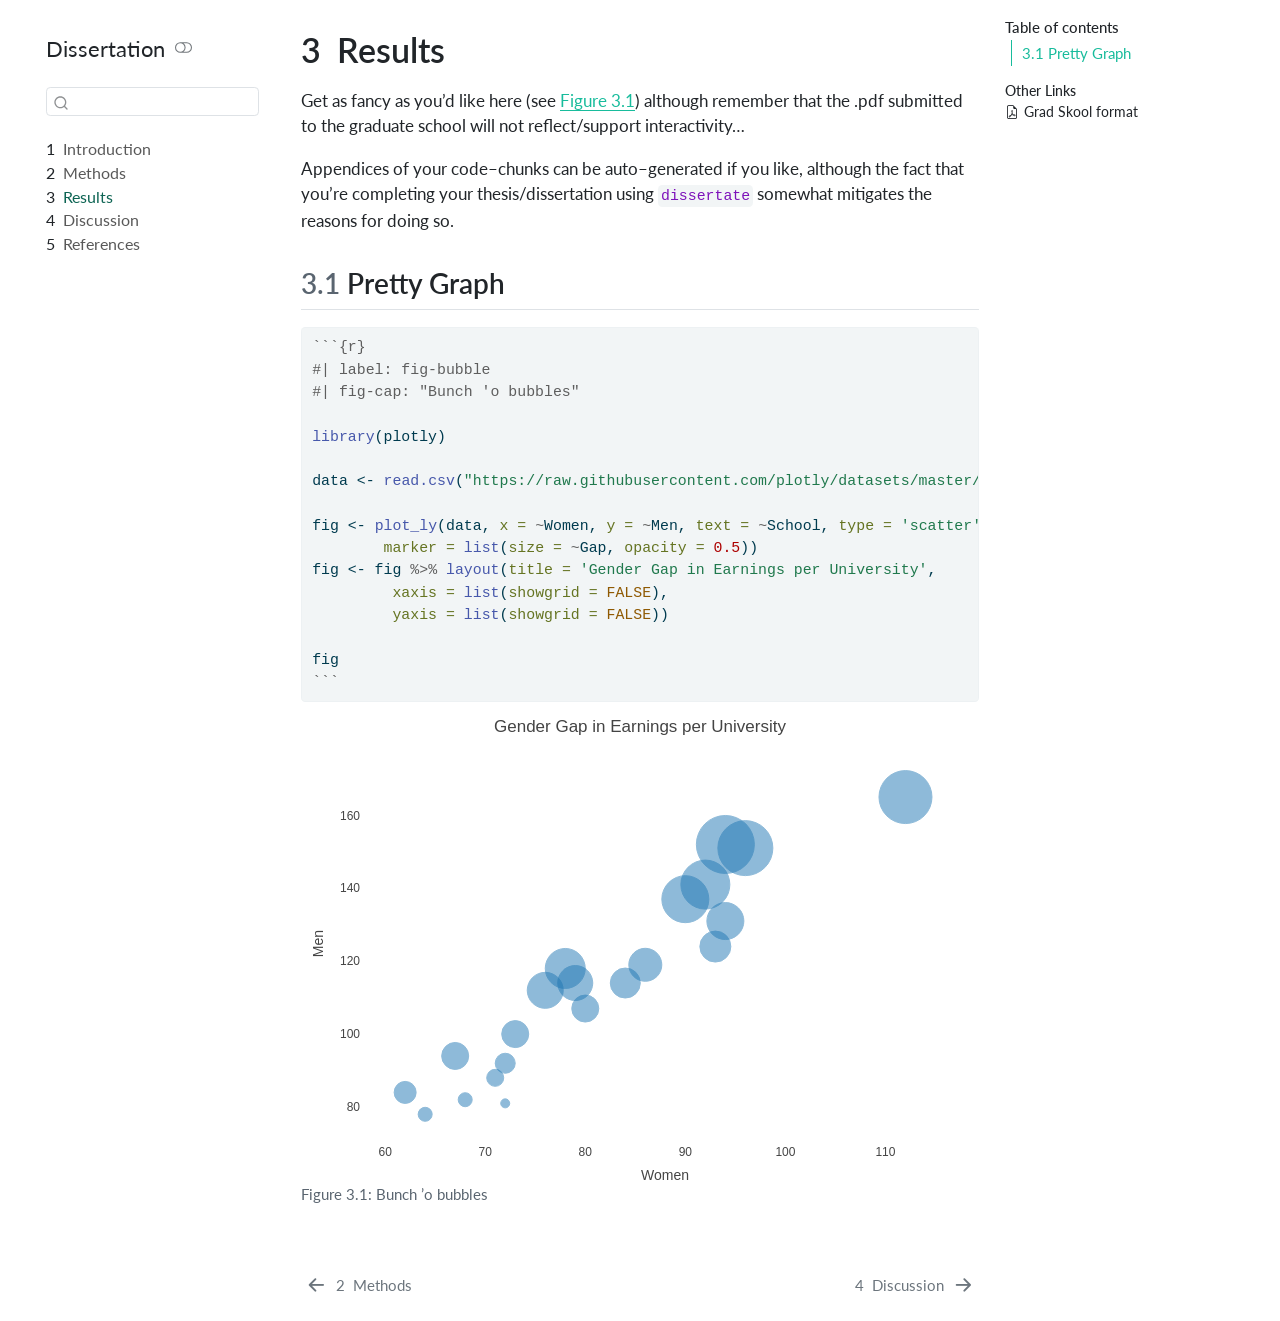
<file: docs/results.html>
<!DOCTYPE html>
<html xmlns="http://www.w3.org/1999/xhtml" lang="en" xml:lang="en"><head>

<meta charset="utf-8">
<meta name="generator" content="quarto-1.9.37">

<meta name="viewport" content="width=device-width, initial-scale=1.0, user-scalable=yes">


<title>3&nbsp; Results – Dissertation</title>
<style>
/* Default styles provided by pandoc.
** See https://pandoc.org/MANUAL.html#variables-for-html for config info.
*/
code{white-space: pre-wrap;}
span.smallcaps{font-variant: small-caps;}
div.columns{display: flex; gap: min(4vw, 1.5em);}
div.column{flex: auto; overflow-x: auto;}
div.hanging-indent{margin-left: 1.5em; text-indent: -1.5em;}
ul.task-list{list-style: none;}
ul.task-list li input[type="checkbox"] {
  width: 0.8em;
  margin: 0 0.8em 0.2em -1em; /* quarto-specific, see https://github.com/quarto-dev/quarto-cli/issues/4556 */ 
  vertical-align: middle;
}
/* CSS for syntax highlighting */
html { -webkit-text-size-adjust: 100%; }
pre > code.sourceCode { white-space: pre; position: relative; }
pre > code.sourceCode > span { display: inline-block; line-height: 1.25; }
pre > code.sourceCode > span:empty { height: 1.2em; }
.sourceCode { overflow: visible; }
code.sourceCode > span { color: inherit; text-decoration: inherit; }
div.sourceCode { margin: 1em 0; }
pre.sourceCode { margin: 0; }
@media screen {
div.sourceCode { overflow: auto; }
}
@media print {
pre > code.sourceCode { white-space: pre-wrap; }
pre > code.sourceCode > span { text-indent: -5em; padding-left: 5em; }
}
pre.numberSource code
  { counter-reset: source-line 0; }
pre.numberSource code > span
  { position: relative; left: -4em; counter-increment: source-line; }
pre.numberSource code > span > a:first-child::before
  { content: counter(source-line);
    position: relative; left: -1em; text-align: right; vertical-align: baseline;
    border: none; display: inline-block;
    -webkit-touch-callout: none; -webkit-user-select: none;
    -khtml-user-select: none; -moz-user-select: none;
    -ms-user-select: none; user-select: none;
    padding: 0 4px; width: 4em;
  }
pre.numberSource { margin-left: 3em;  padding-left: 4px; }
div.sourceCode
  {   }
@media screen {
pre > code.sourceCode > span > a:first-child::before { text-decoration: underline; }
}
</style>


<script src="site_libs/quarto-nav/quarto-nav.js"></script>
<script src="site_libs/quarto-nav/headroom.min.js"></script>
<script src="site_libs/clipboard/clipboard.min.js"></script>
<script src="site_libs/quarto-search/autocomplete.umd.js"></script>
<script src="site_libs/quarto-search/fuse.min.js"></script>
<script src="site_libs/quarto-search/quarto-search.js"></script>
<meta name="quarto:offset" content="./">
<link href="./discussion.html" rel="next">
<link href="./methods.html" rel="prev">
<script src="site_libs/quarto-html/quarto.js" type="module"></script>
<script src="site_libs/quarto-html/tabsets/tabsets.js" type="module"></script>
<script src="site_libs/quarto-html/popper.min.js"></script>
<script src="site_libs/quarto-html/tippy.umd.min.js"></script>
<script src="site_libs/quarto-html/anchor.min.js"></script>
<link href="site_libs/quarto-html/tippy.css" rel="stylesheet">
<link href="site_libs/quarto-html/quarto-syntax-highlighting-7f8f88aac4f3542376d5c11b86a4c14d.css" rel="stylesheet" class="quarto-color-scheme" id="quarto-text-highlighting-styles">
<link href="site_libs/quarto-html/quarto-syntax-highlighting-dark-d0ae9245876894da5ac7e18953ecc5cc.css" rel="stylesheet" class="quarto-color-scheme quarto-color-alternate" id="quarto-text-highlighting-styles">
<link href="site_libs/quarto-html/quarto-syntax-highlighting-7f8f88aac4f3542376d5c11b86a4c14d.css" rel="stylesheet" class="quarto-color-scheme-extra" id="quarto-text-highlighting-styles">
<script src="site_libs/bootstrap/bootstrap.min.js"></script>
<link href="site_libs/bootstrap/bootstrap-icons.css" rel="stylesheet">
<link href="site_libs/bootstrap/bootstrap-ffc4c3fc79587ee79da4865b6a08975e.min.css" rel="stylesheet" append-hash="true" class="quarto-color-scheme" id="quarto-bootstrap" data-mode="light">
<link href="site_libs/bootstrap/bootstrap-dark-acff971833d9769290026d534105daaa.min.css" rel="stylesheet" append-hash="true" class="quarto-color-scheme quarto-color-alternate" id="quarto-bootstrap" data-mode="dark">
<link href="site_libs/bootstrap/bootstrap-ffc4c3fc79587ee79da4865b6a08975e.min.css" rel="stylesheet" append-hash="true" class="quarto-color-scheme-extra" id="quarto-bootstrap" data-mode="light">
<script id="quarto-search-options" type="application/json">{
  "location": "sidebar",
  "copy-button": false,
  "collapse-after": 3,
  "panel-placement": "start",
  "type": "textbox",
  "limit": 50,
  "keyboard-shortcut": [
    "f",
    "/",
    "s"
  ],
  "show-item-context": false,
  "language": {
    "search-no-results-text": "No results",
    "search-matching-documents-text": "matching documents",
    "search-copy-link-title": "Copy link to search",
    "search-hide-matches-text": "Hide additional matches",
    "search-more-match-text": "more match in this document",
    "search-more-matches-text": "more matches in this document",
    "search-clear-button-title": "Clear",
    "search-text-placeholder": "",
    "search-detached-cancel-button-title": "Cancel",
    "search-submit-button-title": "Submit",
    "search-label": "Search"
  }
}</script>
<link href="site_libs/htmltools-fill-0.5.9/fill.css" rel="stylesheet">

<script src="site_libs/htmlwidgets-1.6.4/htmlwidgets.js"></script>

<script src="site_libs/plotly-binding-4.10.4/plotly.js"></script>

<script src="site_libs/typedarray-0.1/typedarray.min.js"></script>

<script src="site_libs/jquery-3.5.1/jquery.min.js"></script>

<link href="site_libs/crosstalk-1.2.1/css/crosstalk.min.css" rel="stylesheet">

<script src="site_libs/crosstalk-1.2.1/js/crosstalk.min.js"></script>

<link href="site_libs/plotly-htmlwidgets-css-2.11.1/plotly-htmlwidgets.css" rel="stylesheet">

<script src="site_libs/plotly-main-2.11.1/plotly-latest.min.js"></script>



</head>

<body class="nav-sidebar floating quarto-light"><script id="quarto-html-before-body" type="application/javascript">
    const toggleBodyColorMode = (bsSheetEl) => {
      const mode = bsSheetEl.getAttribute("data-mode");
      const bodyEl = window.document.querySelector("body");
      if (mode === "dark") {
        bodyEl.classList.add("quarto-dark");
        bodyEl.classList.remove("quarto-light");
      } else {
        bodyEl.classList.add("quarto-light");
        bodyEl.classList.remove("quarto-dark");
      }
    }
    const toggleBodyColorPrimary = () => {
      const bsSheetEl = window.document.querySelector("link#quarto-bootstrap:not([rel=disabled-stylesheet])");
      if (bsSheetEl) {
        toggleBodyColorMode(bsSheetEl);
      }
    }
    const setColorSchemeToggle = (alternate) => {
      const toggles = window.document.querySelectorAll('.quarto-color-scheme-toggle');
      for (let i=0; i < toggles.length; i++) {
        const toggle = toggles[i];
        if (toggle) {
          if (alternate) {
            toggle.classList.add("alternate");
          } else {
            toggle.classList.remove("alternate");
          }
        }
      }
    };
    const toggleColorMode = (alternate) => {
      // Switch the stylesheets
      const primaryStylesheets = window.document.querySelectorAll('link.quarto-color-scheme:not(.quarto-color-alternate)');
      const alternateStylesheets = window.document.querySelectorAll('link.quarto-color-scheme.quarto-color-alternate');
      manageTransitions('#quarto-margin-sidebar .nav-link', false);
      if (alternate) {
        // note: dark is layered on light, we don't disable primary!
        enableStylesheet(alternateStylesheets);
        for (const sheetNode of alternateStylesheets) {
          if (sheetNode.id === "quarto-bootstrap") {
            toggleBodyColorMode(sheetNode);
          }
        }
      } else {
        disableStylesheet(alternateStylesheets);
        enableStylesheet(primaryStylesheets)
        toggleBodyColorPrimary();
      }
      manageTransitions('#quarto-margin-sidebar .nav-link', true);
      // Switch the toggles
      setColorSchemeToggle(alternate)
      // Hack to workaround the fact that safari doesn't
      // properly recolor the scrollbar when toggling (#1455)
      if (navigator.userAgent.indexOf('Safari') > 0 && navigator.userAgent.indexOf('Chrome') == -1) {
        manageTransitions("body", false);
        window.scrollTo(0, 1);
        setTimeout(() => {
          window.scrollTo(0, 0);
          manageTransitions("body", true);
        }, 40);
      }
    }
    const disableStylesheet = (stylesheets) => {
      for (let i=0; i < stylesheets.length; i++) {
        const stylesheet = stylesheets[i];
        stylesheet.rel = 'disabled-stylesheet';
      }
    }
    const enableStylesheet = (stylesheets) => {
      for (let i=0; i < stylesheets.length; i++) {
        const stylesheet = stylesheets[i];
        if(stylesheet.rel !== 'stylesheet') { // for Chrome, which will still FOUC without this check
          stylesheet.rel = 'stylesheet';
        }
      }
    }
    const manageTransitions = (selector, allowTransitions) => {
      const els = window.document.querySelectorAll(selector);
      for (let i=0; i < els.length; i++) {
        const el = els[i];
        if (allowTransitions) {
          el.classList.remove('notransition');
        } else {
          el.classList.add('notransition');
        }
      }
    }
    const isFileUrl = () => {
      return window.location.protocol === 'file:';
    }
    const hasAlternateSentinel = () => {
      let styleSentinel = getColorSchemeSentinel();
      if (styleSentinel !== null) {
        return styleSentinel === "alternate";
      } else {
        return false;
      }
    }
    const setStyleSentinel = (alternate) => {
      const value = alternate ? "alternate" : "default";
      if (!isFileUrl()) {
        window.localStorage.setItem("quarto-color-scheme", value);
      } else {
        localAlternateSentinel = value;
      }
    }
    const getColorSchemeSentinel = () => {
      if (!isFileUrl()) {
        const storageValue = window.localStorage.getItem("quarto-color-scheme");
        return storageValue != null ? storageValue : localAlternateSentinel;
      } else {
        return localAlternateSentinel;
      }
    }
    const toggleGiscusIfUsed = (isAlternate, darkModeDefault) => {
      const baseTheme = document.querySelector('#giscus-base-theme')?.value ?? 'light';
      const alternateTheme = document.querySelector('#giscus-alt-theme')?.value ?? 'dark';
      let newTheme = '';
      if(authorPrefersDark) {
        newTheme = isAlternate ? baseTheme : alternateTheme;
      } else {
        newTheme = isAlternate ? alternateTheme : baseTheme;
      }
      const changeGiscusTheme = () => {
        // From: https://github.com/giscus/giscus/issues/336
        const sendMessage = (message) => {
          const iframe = document.querySelector('iframe.giscus-frame');
          if (!iframe) return;
          iframe.contentWindow.postMessage({ giscus: message }, 'https://giscus.app');
        }
        sendMessage({
          setConfig: {
            theme: newTheme
          }
        });
      }
      const isGiscussLoaded = window.document.querySelector('iframe.giscus-frame') !== null;
      if (isGiscussLoaded) {
        changeGiscusTheme();
      }
    };
    const authorPrefersDark = false;
    const darkModeDefault = authorPrefersDark;
      document.querySelector('link#quarto-text-highlighting-styles.quarto-color-scheme-extra').rel = 'disabled-stylesheet';
      document.querySelector('link#quarto-bootstrap.quarto-color-scheme-extra').rel = 'disabled-stylesheet';
    let localAlternateSentinel = darkModeDefault ? 'alternate' : 'default';
    // Dark / light mode switch
    window.quartoToggleColorScheme = () => {
      // Read the current dark / light value
      let toAlternate = !hasAlternateSentinel();
      toggleColorMode(toAlternate);
      setStyleSentinel(toAlternate);
      toggleGiscusIfUsed(toAlternate, darkModeDefault);
      window.dispatchEvent(new Event('resize'));
    };
    // Switch to dark mode if need be
    if (hasAlternateSentinel()) {
      toggleColorMode(true);
    } else {
      toggleColorMode(false);
    }
  </script>

<div id="quarto-search-results"></div>
  <header id="quarto-header" class="headroom fixed-top">
  <nav class="quarto-secondary-nav">
    <div class="container-fluid d-flex">
      <button type="button" class="quarto-btn-toggle btn" data-bs-toggle="collapse" role="button" data-bs-target=".quarto-sidebar-collapse-item" aria-controls="quarto-sidebar" aria-expanded="false" aria-label="Toggle sidebar navigation" onclick="if (window.quartoToggleHeadroom) { window.quartoToggleHeadroom(); }">
        <i class="bi bi-layout-text-sidebar-reverse"></i>
      </button>
        <nav class="quarto-page-breadcrumbs" aria-label="breadcrumb"><ol class="breadcrumb"><li class="breadcrumb-item"><a href="./results.html"><span class="chapter-number">3</span>&nbsp; <span class="chapter-title">Results</span></a></li></ol></nav>
        <a class="flex-grow-1" role="navigation" data-bs-toggle="collapse" data-bs-target=".quarto-sidebar-collapse-item" aria-controls="quarto-sidebar" aria-expanded="false" aria-label="Toggle sidebar navigation" onclick="if (window.quartoToggleHeadroom) { window.quartoToggleHeadroom(); }">      
        </a>
      <button type="button" class="btn quarto-search-button" aria-label="Search" onclick="window.quartoOpenSearch();">
        <i class="bi bi-search"></i>
      </button>
    </div>
  </nav>
</header>
<!-- content -->
<div id="quarto-content" class="quarto-container page-columns page-rows-contents page-layout-article">
<!-- sidebar -->
  <nav id="quarto-sidebar" class="sidebar collapse collapse-horizontal quarto-sidebar-collapse-item sidebar-navigation floating overflow-auto">
    <div class="pt-lg-2 mt-2 text-left sidebar-header">
    <div class="sidebar-title mb-0 py-0">
      <a href="./">Dissertation</a> 
        <div class="sidebar-tools-main">
  <a href="" class="quarto-color-scheme-toggle quarto-navigation-tool  px-1" onclick="window.quartoToggleColorScheme(); return false;" title="Toggle dark mode"><i class="bi"></i></a>
</div>
    </div>
      </div>
        <div class="mt-2 flex-shrink-0 align-items-center">
        <div class="sidebar-search">
        <div id="quarto-search" class="" title="Search"></div>
        </div>
        </div>
    <div class="sidebar-menu-container"> 
    <ul class="list-unstyled mt-1">
        <li class="sidebar-item">
  <div class="sidebar-item-container"> 
  <a href="./index.html" class="sidebar-item-text sidebar-link">
 <span class="menu-text"><span class="chapter-number">1</span>&nbsp; <span class="chapter-title">Introduction</span></span></a>
  </div>
</li>
        <li class="sidebar-item">
  <div class="sidebar-item-container"> 
  <a href="./methods.html" class="sidebar-item-text sidebar-link">
 <span class="menu-text"><span class="chapter-number">2</span>&nbsp; <span class="chapter-title">Methods</span></span></a>
  </div>
</li>
        <li class="sidebar-item">
  <div class="sidebar-item-container"> 
  <a href="./results.html" class="sidebar-item-text sidebar-link active">
 <span class="menu-text"><span class="chapter-number">3</span>&nbsp; <span class="chapter-title">Results</span></span></a>
  </div>
</li>
        <li class="sidebar-item">
  <div class="sidebar-item-container"> 
  <a href="./discussion.html" class="sidebar-item-text sidebar-link">
 <span class="menu-text"><span class="chapter-number">4</span>&nbsp; <span class="chapter-title">Discussion</span></span></a>
  </div>
</li>
        <li class="sidebar-item">
  <div class="sidebar-item-container"> 
  <a href="./bibliography.html" class="sidebar-item-text sidebar-link">
 <span class="menu-text"><span class="chapter-number">5</span>&nbsp; <span class="chapter-title">References</span></span></a>
  </div>
</li>
    </ul>
    </div>
</nav>
<div id="quarto-sidebar-glass" class="quarto-sidebar-collapse-item" data-bs-toggle="collapse" data-bs-target=".quarto-sidebar-collapse-item"></div>
<!-- margin-sidebar -->
    <div id="quarto-margin-sidebar" class="sidebar margin-sidebar">
        <nav id="TOC" role="doc-toc" class="toc-active">
    <h2 id="toc-title">Table of contents</h2>
   
  <ul>
  <li><a href="#pretty-graph" id="toc-pretty-graph" class="nav-link active" data-scroll-target="#pretty-graph"><span class="header-section-number">3.1</span> Pretty Graph</a></li>
  </ul>
<div class="quarto-other-links"><h2>Other Links</h2><ul><li><a href="/Dissertation.pdf" target="_blank"><i class="bi bi-file-earmark-pdf"></i>Grad Skool format</a></li></ul></div></nav>
    </div>
<!-- main -->
<main class="content" id="quarto-document-content">


<header id="title-block-header" class="quarto-title-block default">
<div class="quarto-title">
<h1 class="title"><span class="chapter-number">3</span>&nbsp; <span class="chapter-title">Results</span></h1>
</div>



<div class="quarto-title-meta">

    
  
    
  </div>
  


</header>


<p>Get as fancy as you’d like here (see <a href="#fig-bubble" class="quarto-xref">Figure&nbsp;<span>3.1</span></a>) although remember that the .pdf submitted to the graduate school will not reflect/support interactivity…</p>
<p>Appendices of your code–chunks can be auto–generated if you like, although the fact that you’re completing your thesis/dissertation using <code>dissertate</code> somewhat mitigates the reasons for doing so.</p>
<section id="pretty-graph" class="level2" data-number="3.1">
<h2 data-number="3.1" class="anchored" data-anchor-id="pretty-graph"><span class="header-section-number">3.1</span> Pretty Graph</h2>
<div class="cell">
<div class="code-copy-outer-scaffold"><div class="sourceCode cell-code" id="cb1"><pre class="sourceCode markdown code-with-copy"><code class="sourceCode markdown"><span id="cb1-1"><a href="#cb1-1" aria-hidden="true" tabindex="-1"></a><span class="in">```{r}</span></span>
<span id="cb1-2"><a href="#cb1-2" aria-hidden="true" tabindex="-1"></a><span class="co">#| label: fig-bubble</span></span>
<span id="cb1-3"><a href="#cb1-3" aria-hidden="true" tabindex="-1"></a><span class="co">#| fig-cap: "Bunch 'o bubbles"</span></span>
<span id="cb1-4"><a href="#cb1-4" aria-hidden="true" tabindex="-1"></a></span>
<span id="cb1-5"><a href="#cb1-5" aria-hidden="true" tabindex="-1"></a><span class="fu">library</span>(plotly)</span>
<span id="cb1-6"><a href="#cb1-6" aria-hidden="true" tabindex="-1"></a></span>
<span id="cb1-7"><a href="#cb1-7" aria-hidden="true" tabindex="-1"></a>data <span class="ot">&lt;-</span> <span class="fu">read.csv</span>(<span class="st">"https://raw.githubusercontent.com/plotly/datasets/master/school_earnings.csv"</span>)</span>
<span id="cb1-8"><a href="#cb1-8" aria-hidden="true" tabindex="-1"></a></span>
<span id="cb1-9"><a href="#cb1-9" aria-hidden="true" tabindex="-1"></a>fig <span class="ot">&lt;-</span> <span class="fu">plot_ly</span>(data, <span class="at">x =</span> <span class="sc">~</span>Women, <span class="at">y =</span> <span class="sc">~</span>Men, <span class="at">text =</span> <span class="sc">~</span>School, <span class="at">type =</span> <span class="st">'scatter'</span>, <span class="at">mode =</span> <span class="st">'markers'</span>,</span>
<span id="cb1-10"><a href="#cb1-10" aria-hidden="true" tabindex="-1"></a>        <span class="at">marker =</span> <span class="fu">list</span>(<span class="at">size =</span> <span class="sc">~</span>Gap, <span class="at">opacity =</span> <span class="fl">0.5</span>))</span>
<span id="cb1-11"><a href="#cb1-11" aria-hidden="true" tabindex="-1"></a>fig <span class="ot">&lt;-</span> fig <span class="sc">%&gt;%</span> <span class="fu">layout</span>(<span class="at">title =</span> <span class="st">'Gender Gap in Earnings per University'</span>,</span>
<span id="cb1-12"><a href="#cb1-12" aria-hidden="true" tabindex="-1"></a>         <span class="at">xaxis =</span> <span class="fu">list</span>(<span class="at">showgrid =</span> <span class="cn">FALSE</span>),</span>
<span id="cb1-13"><a href="#cb1-13" aria-hidden="true" tabindex="-1"></a>         <span class="at">yaxis =</span> <span class="fu">list</span>(<span class="at">showgrid =</span> <span class="cn">FALSE</span>))</span>
<span id="cb1-14"><a href="#cb1-14" aria-hidden="true" tabindex="-1"></a></span>
<span id="cb1-15"><a href="#cb1-15" aria-hidden="true" tabindex="-1"></a>fig</span>
<span id="cb1-16"><a href="#cb1-16" aria-hidden="true" tabindex="-1"></a><span class="in">```</span></span></code></pre></div><button title="Copy to Clipboard" class="code-copy-button"><i class="bi"></i></button></div>
<div id="fig-bubble" class="cell-output-display quarto-float quarto-figure quarto-figure-center anchored">
<figure class="quarto-float quarto-float-fig figure">
<div aria-describedby="fig-bubble-caption-0ceaefa1-69ba-4598-a22c-09a6ac19f8ca">
<div class="plotly html-widget html-fill-item" id="htmlwidget-ebbaf783252f25762423" style="width:100%;height:464px;"></div>
<script type="application/json" data-for="htmlwidget-ebbaf783252f25762423">{"x":{"visdat":{"43f45e6a44f5":["function () ","plotlyVisDat"]},"cur_data":"43f45e6a44f5","attrs":{"43f45e6a44f5":{"x":{},"y":{},"text":{},"mode":"markers","marker":{"size":{},"opacity":0.5},"alpha_stroke":1,"sizes":[10,100],"spans":[1,20],"type":"scatter"}},"layout":{"margin":{"b":40,"l":60,"t":25,"r":10},"title":"Gender Gap in Earnings per University","xaxis":{"domain":[0,1],"automargin":true,"showgrid":false,"title":"Women"},"yaxis":{"domain":[0,1],"automargin":true,"showgrid":false,"title":"Men"},"hovermode":"closest","showlegend":false},"source":"A","config":{"modeBarButtonsToAdd":["hoverclosest","hovercompare"],"showSendToCloud":false},"data":[{"x":[94,96,112,92,90,78,94,76,79,86,93,84,67,73,80,62,72,71,68,64,72],"y":[152,151,165,141,137,118,131,112,114,119,124,114,94,100,107,84,92,88,82,78,81],"text":["MIT","Stanford","Harvard","U.Penn","Princeton","Chicago","Georgetown","Tufts","Yale","Columbia","Duke","Dartmouth","NYU","Notre Dame","Cornell","Michigan","Brown","Berkeley","Emory","UCLA","SoCal"],"mode":"markers","marker":{"color":"rgba(31,119,180,1)","size":[58,55,53,49,47,40,37,36,35,33,31,30,27,27,27,22,20,17,14,14,9],"opacity":0.5,"line":{"color":"rgba(31,119,180,1)"}},"type":"scatter","error_y":{"color":"rgba(31,119,180,1)"},"error_x":{"color":"rgba(31,119,180,1)"},"line":{"color":"rgba(31,119,180,1)"},"xaxis":"x","yaxis":"y","frame":null}],"highlight":{"on":"plotly_click","persistent":false,"dynamic":false,"selectize":false,"opacityDim":0.20000000000000001,"selected":{"opacity":1},"debounce":0},"shinyEvents":["plotly_hover","plotly_click","plotly_selected","plotly_relayout","plotly_brushed","plotly_brushing","plotly_clickannotation","plotly_doubleclick","plotly_deselect","plotly_afterplot","plotly_sunburstclick"],"base_url":"https://plot.ly"},"evals":[],"jsHooks":[]}</script>
</div>
<figcaption class="quarto-float-caption-bottom quarto-float-caption quarto-float-fig" id="fig-bubble-caption-0ceaefa1-69ba-4598-a22c-09a6ac19f8ca">
Figure&nbsp;3.1: Bunch ’o bubbles
</figcaption>
</figure>
</div>
</div>


</section>

</main> <!-- /main -->
<script id="quarto-html-after-body" type="application/javascript">
  window.document.addEventListener("DOMContentLoaded", function (event) {
    // Ensure there is a toggle, if there isn't float one in the top right
    if (window.document.querySelector('.quarto-color-scheme-toggle') === null) {
      const a = window.document.createElement('a');
      a.classList.add('top-right');
      a.classList.add('quarto-color-scheme-toggle');
      a.href = "";
      a.onclick = function() { try { window.quartoToggleColorScheme(); } catch {} return false; };
      const i = window.document.createElement("i");
      i.classList.add('bi');
      a.appendChild(i);
      window.document.body.appendChild(a);
    }
    setColorSchemeToggle(hasAlternateSentinel())
    const icon = "";
    const anchorJS = new window.AnchorJS();
    anchorJS.options = {
      placement: 'right',
      icon: icon
    };
    anchorJS.add('.anchored');
    const isCodeAnnotation = (el) => {
      for (const clz of el.classList) {
        if (clz.startsWith('code-annotation-')) {                     
          return true;
        }
      }
      return false;
    }
    const onCopySuccess = function(e) {
      // button target
      const button = e.trigger;
      // don't keep focus
      button.blur();
      // flash "checked"
      button.classList.add('code-copy-button-checked');
      var currentTitle = button.getAttribute("title");
      button.setAttribute("title", "Copied!");
      let tooltip;
      if (window.bootstrap) {
        button.setAttribute("data-bs-toggle", "tooltip");
        button.setAttribute("data-bs-placement", "left");
        button.setAttribute("data-bs-title", "Copied!");
        tooltip = new bootstrap.Tooltip(button, 
          { trigger: "manual", 
            customClass: "code-copy-button-tooltip",
            offset: [0, -8]});
        tooltip.show();    
      }
      setTimeout(function() {
        if (tooltip) {
          tooltip.hide();
          button.removeAttribute("data-bs-title");
          button.removeAttribute("data-bs-toggle");
          button.removeAttribute("data-bs-placement");
        }
        button.setAttribute("title", currentTitle);
        button.classList.remove('code-copy-button-checked');
      }, 1000);
      // clear code selection
      e.clearSelection();
    }
    const getTextToCopy = function(trigger) {
      const outerScaffold = trigger.parentElement.cloneNode(true);
      const codeEl = outerScaffold.querySelector('code');
      for (const childEl of codeEl.children) {
        if (isCodeAnnotation(childEl)) {
          childEl.remove();
        }
      }
      return codeEl.innerText;
    }
    const clipboard = new window.ClipboardJS('.code-copy-button:not([data-in-quarto-modal])', {
      text: getTextToCopy
    });
    clipboard.on('success', onCopySuccess);
    if (window.document.getElementById('quarto-embedded-source-code-modal')) {
      const clipboardModal = new window.ClipboardJS('.code-copy-button[data-in-quarto-modal]', {
        text: getTextToCopy,
        container: window.document.getElementById('quarto-embedded-source-code-modal')
      });
      clipboardModal.on('success', onCopySuccess);
    }
      var localhostRegex = new RegExp(/^(?:http|https):\/\/localhost\:?[0-9]*\//);
      var mailtoRegex = new RegExp(/^mailto:/);
        var filterRegex = new RegExp('/' + window.location.host + '/');
      var isInternal = (href) => {
          return filterRegex.test(href) || localhostRegex.test(href) || mailtoRegex.test(href);
      }
      // Inspect non-navigation links and adorn them if external
     var links = window.document.querySelectorAll('a[href]:not(.nav-link):not(.navbar-brand):not(.toc-action):not(.sidebar-link):not(.sidebar-item-toggle):not(.pagination-link):not(.no-external):not([aria-hidden]):not(.dropdown-item):not(.quarto-navigation-tool):not(.about-link)');
      for (var i=0; i<links.length; i++) {
        const link = links[i];
        if (!isInternal(link.href)) {
          // undo the damage that might have been done by quarto-nav.js in the case of
          // links that we want to consider external
          if (link.dataset.originalHref !== undefined) {
            link.href = link.dataset.originalHref;
          }
        }
      }
    function tippyHover(el, contentFn, onTriggerFn, onUntriggerFn) {
      const config = {
        allowHTML: true,
        maxWidth: 500,
        delay: 100,
        arrow: false,
        appendTo: function(el) {
            return el.parentElement;
        },
        interactive: true,
        interactiveBorder: 10,
        theme: 'quarto',
        placement: 'bottom-start',
      };
      if (contentFn) {
        config.content = contentFn;
      }
      if (onTriggerFn) {
        config.onTrigger = onTriggerFn;
      }
      if (onUntriggerFn) {
        config.onUntrigger = onUntriggerFn;
      }
      window.tippy(el, config); 
    }
    const noterefs = window.document.querySelectorAll('a[role="doc-noteref"]');
    for (var i=0; i<noterefs.length; i++) {
      const ref = noterefs[i];
      tippyHover(ref, function() {
        // use id or data attribute instead here
        let href = ref.getAttribute('data-footnote-href') || ref.getAttribute('href');
        try { href = new URL(href).hash; } catch {}
        const id = href.replace(/^#\/?/, "");
        const note = window.document.getElementById(id);
        if (note) {
          return note.innerHTML;
        } else {
          return "";
        }
      });
    }
    const xrefs = window.document.querySelectorAll('a.quarto-xref');
    const processXRef = (id, note) => {
      // Strip column container classes
      const stripColumnClz = (el) => {
        el.classList.remove("page-full", "page-columns");
        if (el.children) {
          for (const child of el.children) {
            stripColumnClz(child);
          }
        }
      }
      stripColumnClz(note)
      if (id === null || id.startsWith('sec-')) {
        // Special case sections, only their first couple elements
        const container = document.createElement("div");
        if (note.children && note.children.length > 2) {
          container.appendChild(note.children[0].cloneNode(true));
          for (let i = 1; i < note.children.length; i++) {
            const child = note.children[i];
            if (child.tagName === "P" && child.innerText === "") {
              continue;
            } else {
              container.appendChild(child.cloneNode(true));
              break;
            }
          }
          if (window.Quarto?.typesetMath) {
            window.Quarto.typesetMath(container);
          }
          return container.innerHTML
        } else {
          if (window.Quarto?.typesetMath) {
            window.Quarto.typesetMath(note);
          }
          return note.innerHTML;
        }
      } else {
        // Remove any anchor links if they are present
        const anchorLink = note.querySelector('a.anchorjs-link');
        if (anchorLink) {
          anchorLink.remove();
        }
        if (window.Quarto?.typesetMath) {
          window.Quarto.typesetMath(note);
        }
        if (note.classList.contains("callout")) {
          return note.outerHTML;
        } else {
          return note.innerHTML;
        }
      }
    }
    for (var i=0; i<xrefs.length; i++) {
      const xref = xrefs[i];
      tippyHover(xref, undefined, function(instance) {
        instance.disable();
        let url = xref.getAttribute('href');
        let hash = undefined; 
        if (url.startsWith('#')) {
          hash = url;
        } else {
          try { hash = new URL(url).hash; } catch {}
        }
        if (hash) {
          const id = hash.replace(/^#\/?/, "");
          const note = window.document.getElementById(id);
          if (note !== null) {
            try {
              const html = processXRef(id, note.cloneNode(true));
              instance.setContent(html);
            } finally {
              instance.enable();
              instance.show();
            }
          } else {
            // See if we can fetch this
            fetch(url.split('#')[0])
            .then(res => res.text())
            .then(html => {
              const parser = new DOMParser();
              const htmlDoc = parser.parseFromString(html, "text/html");
              const note = htmlDoc.getElementById(id);
              if (note !== null) {
                const html = processXRef(id, note);
                instance.setContent(html);
              } 
            }).finally(() => {
              instance.enable();
              instance.show();
            });
          }
        } else {
          // See if we can fetch a full url (with no hash to target)
          // This is a special case and we should probably do some content thinning / targeting
          fetch(url)
          .then(res => res.text())
          .then(html => {
            const parser = new DOMParser();
            const htmlDoc = parser.parseFromString(html, "text/html");
            const note = htmlDoc.querySelector('main.content');
            if (note !== null) {
              // This should only happen for chapter cross references
              // (since there is no id in the URL)
              // remove the first header
              if (note.children.length > 0 && note.children[0].tagName === "HEADER") {
                note.children[0].remove();
              }
              const html = processXRef(null, note);
              instance.setContent(html);
            } 
          }).finally(() => {
            instance.enable();
            instance.show();
          });
        }
      }, function(instance) {
      });
    }
        let selectedAnnoteEl;
        const selectorForAnnotation = ( cell, annotation) => {
          let cellAttr = 'data-code-cell="' + cell + '"';
          let lineAttr = 'data-code-annotation="' +  annotation + '"';
          const selector = 'span[' + cellAttr + '][' + lineAttr + ']';
          return selector;
        }
        const selectCodeLines = (annoteEl) => {
          const doc = window.document;
          const targetCell = annoteEl.getAttribute("data-target-cell");
          const targetAnnotation = annoteEl.getAttribute("data-target-annotation");
          const annoteSpan = window.document.querySelector(selectorForAnnotation(targetCell, targetAnnotation));
          const lines = annoteSpan.getAttribute("data-code-lines").split(",");
          const lineIds = lines.map((line) => {
            return targetCell + "-" + line;
          })
          let top = null;
          let height = null;
          let parent = null;
          if (lineIds.length > 0) {
              //compute the position of the single el (top and bottom and make a div)
              const el = window.document.getElementById(lineIds[0]);
              top = el.offsetTop;
              height = el.offsetHeight;
              parent = el.parentElement.parentElement;
            if (lineIds.length > 1) {
              const lastEl = window.document.getElementById(lineIds[lineIds.length - 1]);
              const bottom = lastEl.offsetTop + lastEl.offsetHeight;
              height = bottom - top;
            }
            if (top !== null && height !== null && parent !== null) {
              // cook up a div (if necessary) and position it 
              let div = window.document.getElementById("code-annotation-line-highlight");
              if (div === null) {
                div = window.document.createElement("div");
                div.setAttribute("id", "code-annotation-line-highlight");
                div.style.position = 'absolute';
                parent.appendChild(div);
              }
              div.style.top = top - 2 + "px";
              div.style.height = height + 4 + "px";
              div.style.left = 0;
              let gutterDiv = window.document.getElementById("code-annotation-line-highlight-gutter");
              if (gutterDiv === null) {
                gutterDiv = window.document.createElement("div");
                gutterDiv.setAttribute("id", "code-annotation-line-highlight-gutter");
                gutterDiv.style.position = 'absolute';
                const codeCell = window.document.getElementById(targetCell);
                const gutter = codeCell.querySelector('.code-annotation-gutter');
                gutter.appendChild(gutterDiv);
              }
              gutterDiv.style.top = top - 2 + "px";
              gutterDiv.style.height = height + 4 + "px";
            }
            selectedAnnoteEl = annoteEl;
          }
        };
        const unselectCodeLines = () => {
          const elementsIds = ["code-annotation-line-highlight", "code-annotation-line-highlight-gutter"];
          elementsIds.forEach((elId) => {
            const div = window.document.getElementById(elId);
            if (div) {
              div.remove();
            }
          });
          selectedAnnoteEl = undefined;
        };
          // Handle positioning of the toggle
      window.addEventListener(
        "resize",
        throttle(() => {
          elRect = undefined;
          if (selectedAnnoteEl) {
            selectCodeLines(selectedAnnoteEl);
          }
        }, 10)
      );
      function throttle(fn, ms) {
      let throttle = false;
      let timer;
        return (...args) => {
          if(!throttle) { // first call gets through
              fn.apply(this, args);
              throttle = true;
          } else { // all the others get throttled
              if(timer) clearTimeout(timer); // cancel #2
              timer = setTimeout(() => {
                fn.apply(this, args);
                timer = throttle = false;
              }, ms);
          }
        };
      }
        // Attach click handler to the DT
        const annoteDls = window.document.querySelectorAll('dt[data-target-cell]');
        for (const annoteDlNode of annoteDls) {
          annoteDlNode.addEventListener('click', (event) => {
            const clickedEl = event.target;
            if (clickedEl !== selectedAnnoteEl) {
              unselectCodeLines();
              const activeEl = window.document.querySelector('dt[data-target-cell].code-annotation-active');
              if (activeEl) {
                activeEl.classList.remove('code-annotation-active');
              }
              selectCodeLines(clickedEl);
              clickedEl.classList.add('code-annotation-active');
            } else {
              // Unselect the line
              unselectCodeLines();
              clickedEl.classList.remove('code-annotation-active');
            }
          });
        }
    const findCites = (el) => {
      const parentEl = el.parentElement;
      if (parentEl) {
        const cites = parentEl.dataset.cites;
        if (cites) {
          return {
            el,
            cites: cites.split(' ')
          };
        } else {
          return findCites(el.parentElement)
        }
      } else {
        return undefined;
      }
    };
    var bibliorefs = window.document.querySelectorAll('a[role="doc-biblioref"]');
    for (var i=0; i<bibliorefs.length; i++) {
      const ref = bibliorefs[i];
      const citeInfo = findCites(ref);
      if (citeInfo) {
        tippyHover(citeInfo.el, function() {
          var popup = window.document.createElement('div');
          citeInfo.cites.forEach(function(cite) {
            var citeDiv = window.document.createElement('div');
            citeDiv.classList.add('hanging-indent');
            citeDiv.classList.add('csl-entry');
            var biblioDiv = window.document.getElementById('ref-' + cite);
            if (biblioDiv) {
              citeDiv.innerHTML = biblioDiv.innerHTML;
            }
            popup.appendChild(citeDiv);
          });
          return popup.innerHTML;
        });
      }
    }
  });
  </script>
<nav class="page-navigation">
  <div class="nav-page nav-page-previous">
      <a href="./methods.html" class="pagination-link" aria-label="Methods">
        <i class="bi bi-arrow-left-short"></i> <span class="nav-page-text"><span class="chapter-number">2</span>&nbsp; <span class="chapter-title">Methods</span></span>
      </a>          
  </div>
  <div class="nav-page nav-page-next">
      <a href="./discussion.html" class="pagination-link" aria-label="Discussion">
        <span class="nav-page-text"><span class="chapter-number">4</span>&nbsp; <span class="chapter-title">Discussion</span></span> <i class="bi bi-arrow-right-short"></i>
      </a>
  </div>
</nav>
</div> <!-- /content -->
<script src="https://hypothes.is/embed.js" async=""></script>




</body></html>
</file>
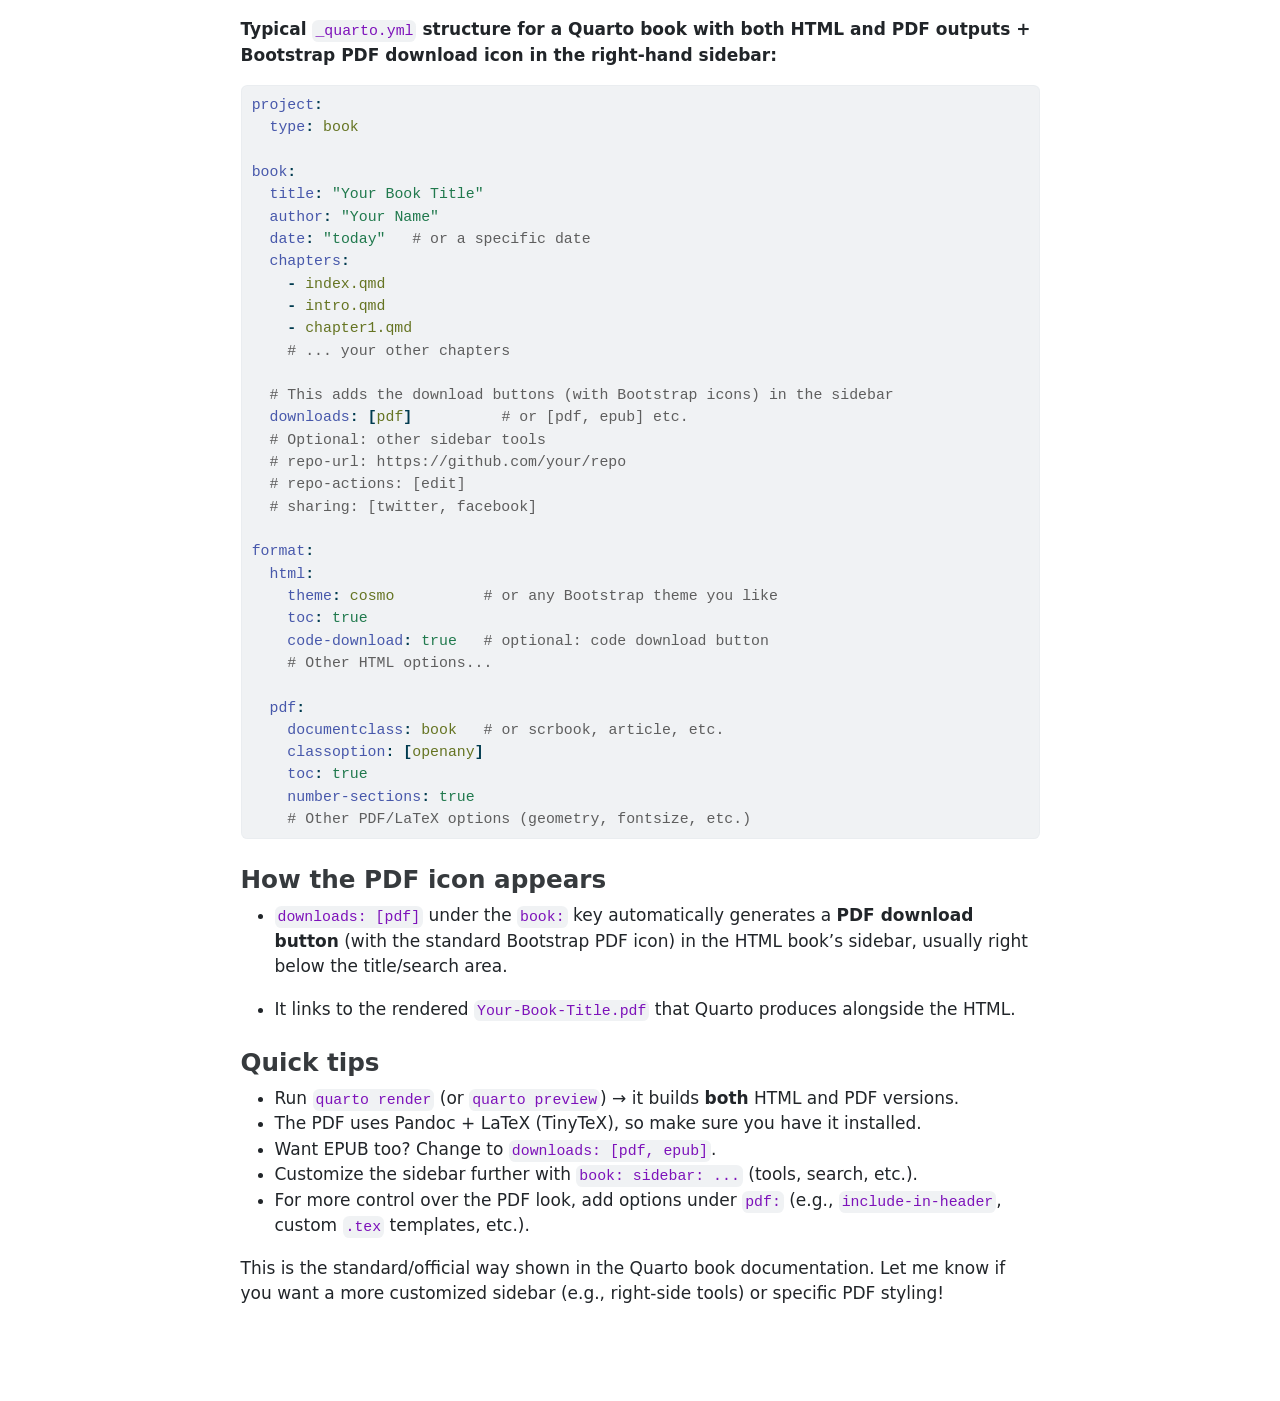
<file: notes/download_pdf.html>
<!DOCTYPE html>
<html xmlns="http://www.w3.org/1999/xhtml" lang="en" xml:lang="en"><head>

<meta charset="utf-8">
<meta name="generator" content="quarto-1.9.37">

<meta name="viewport" content="width=device-width, initial-scale=1.0, user-scalable=yes">


<title>download_pdf</title>
<style>
/* Default styles provided by pandoc.
** See https://pandoc.org/MANUAL.html#variables-for-html for config info.
*/
code{white-space: pre-wrap;}
span.smallcaps{font-variant: small-caps;}
div.columns{display: flex; gap: min(4vw, 1.5em);}
div.column{flex: auto; overflow-x: auto;}
div.hanging-indent{margin-left: 1.5em; text-indent: -1.5em;}
ul.task-list{list-style: none;}
ul.task-list li input[type="checkbox"] {
  width: 0.8em;
  margin: 0 0.8em 0.2em -1em; /* quarto-specific, see https://github.com/quarto-dev/quarto-cli/issues/4556 */ 
  vertical-align: middle;
}
/* CSS for syntax highlighting */
html { -webkit-text-size-adjust: 100%; }
pre > code.sourceCode { white-space: pre; position: relative; }
pre > code.sourceCode > span { display: inline-block; line-height: 1.25; }
pre > code.sourceCode > span:empty { height: 1.2em; }
.sourceCode { overflow: visible; }
code.sourceCode > span { color: inherit; text-decoration: inherit; }
div.sourceCode { margin: 1em 0; }
pre.sourceCode { margin: 0; }
@media screen {
div.sourceCode { overflow: auto; }
}
@media print {
pre > code.sourceCode { white-space: pre-wrap; }
pre > code.sourceCode > span { text-indent: -5em; padding-left: 5em; }
}
pre.numberSource code
  { counter-reset: source-line 0; }
pre.numberSource code > span
  { position: relative; left: -4em; counter-increment: source-line; }
pre.numberSource code > span > a:first-child::before
  { content: counter(source-line);
    position: relative; left: -1em; text-align: right; vertical-align: baseline;
    border: none; display: inline-block;
    -webkit-touch-callout: none; -webkit-user-select: none;
    -khtml-user-select: none; -moz-user-select: none;
    -ms-user-select: none; user-select: none;
    padding: 0 4px; width: 4em;
  }
pre.numberSource { margin-left: 3em;  padding-left: 4px; }
div.sourceCode
  {   }
@media screen {
pre > code.sourceCode > span > a:first-child::before { text-decoration: underline; }
}
</style>


<script src="download_pdf_files/libs/clipboard/clipboard.min.js"></script>
<script src="download_pdf_files/libs/quarto-html/quarto.js" type="module"></script>
<script src="download_pdf_files/libs/quarto-html/tabsets/tabsets.js" type="module"></script>
<script src="download_pdf_files/libs/quarto-html/popper.min.js"></script>
<script src="download_pdf_files/libs/quarto-html/tippy.umd.min.js"></script>
<script src="download_pdf_files/libs/quarto-html/anchor.min.js"></script>
<link href="download_pdf_files/libs/quarto-html/tippy.css" rel="stylesheet">
<link href="download_pdf_files/libs/quarto-html/quarto-syntax-highlighting-7f8f88aac4f3542376d5c11b86a4c14d.css" rel="stylesheet" id="quarto-text-highlighting-styles">
<script src="download_pdf_files/libs/bootstrap/bootstrap.min.js"></script>
<link href="download_pdf_files/libs/bootstrap/bootstrap-icons.css" rel="stylesheet">
<link href="download_pdf_files/libs/bootstrap/bootstrap-efbb37e9afcc02144ebbc7afd12a776f.min.css" rel="stylesheet" append-hash="true" id="quarto-bootstrap" data-mode="light">


</head>

<body class="fullcontent quarto-light">

<div id="quarto-content" class="page-columns page-rows-contents page-layout-article">

<main class="content" id="quarto-document-content">




<p><strong>Typical <code>_quarto.yml</code> structure for a Quarto book with both HTML and PDF outputs + Bootstrap PDF download icon in the right-hand sidebar:</strong></p>
<div class="code-copy-outer-scaffold"><div class="sourceCode" id="cb1"><pre class="sourceCode yaml code-with-copy"><code class="sourceCode yaml"><span id="cb1-1"><a href="#cb1-1" aria-hidden="true" tabindex="-1"></a><span class="fu">project</span><span class="kw">:</span></span>
<span id="cb1-2"><a href="#cb1-2" aria-hidden="true" tabindex="-1"></a><span class="at">  </span><span class="fu">type</span><span class="kw">:</span><span class="at"> book</span></span>
<span id="cb1-3"><a href="#cb1-3" aria-hidden="true" tabindex="-1"></a></span>
<span id="cb1-4"><a href="#cb1-4" aria-hidden="true" tabindex="-1"></a><span class="fu">book</span><span class="kw">:</span></span>
<span id="cb1-5"><a href="#cb1-5" aria-hidden="true" tabindex="-1"></a><span class="at">  </span><span class="fu">title</span><span class="kw">:</span><span class="at"> </span><span class="st">"Your Book Title"</span></span>
<span id="cb1-6"><a href="#cb1-6" aria-hidden="true" tabindex="-1"></a><span class="at">  </span><span class="fu">author</span><span class="kw">:</span><span class="at"> </span><span class="st">"Your Name"</span></span>
<span id="cb1-7"><a href="#cb1-7" aria-hidden="true" tabindex="-1"></a><span class="at">  </span><span class="fu">date</span><span class="kw">:</span><span class="at"> </span><span class="st">"today"</span><span class="co">   # or a specific date</span></span>
<span id="cb1-8"><a href="#cb1-8" aria-hidden="true" tabindex="-1"></a><span class="at">  </span><span class="fu">chapters</span><span class="kw">:</span></span>
<span id="cb1-9"><a href="#cb1-9" aria-hidden="true" tabindex="-1"></a><span class="at">    </span><span class="kw">-</span><span class="at"> index.qmd</span></span>
<span id="cb1-10"><a href="#cb1-10" aria-hidden="true" tabindex="-1"></a><span class="at">    </span><span class="kw">-</span><span class="at"> intro.qmd</span></span>
<span id="cb1-11"><a href="#cb1-11" aria-hidden="true" tabindex="-1"></a><span class="at">    </span><span class="kw">-</span><span class="at"> chapter1.qmd</span></span>
<span id="cb1-12"><a href="#cb1-12" aria-hidden="true" tabindex="-1"></a><span class="co">    # ... your other chapters</span></span>
<span id="cb1-13"><a href="#cb1-13" aria-hidden="true" tabindex="-1"></a></span>
<span id="cb1-14"><a href="#cb1-14" aria-hidden="true" tabindex="-1"></a><span class="co">  # This adds the download buttons (with Bootstrap icons) in the sidebar</span></span>
<span id="cb1-15"><a href="#cb1-15" aria-hidden="true" tabindex="-1"></a><span class="at">  </span><span class="fu">downloads</span><span class="kw">:</span><span class="at"> </span><span class="kw">[</span><span class="at">pdf</span><span class="kw">]</span><span class="co">          # or [pdf, epub] etc.</span></span>
<span id="cb1-16"><a href="#cb1-16" aria-hidden="true" tabindex="-1"></a><span class="co">  # Optional: other sidebar tools</span></span>
<span id="cb1-17"><a href="#cb1-17" aria-hidden="true" tabindex="-1"></a><span class="co">  # repo-url: https://github.com/your/repo</span></span>
<span id="cb1-18"><a href="#cb1-18" aria-hidden="true" tabindex="-1"></a><span class="co">  # repo-actions: [edit]</span></span>
<span id="cb1-19"><a href="#cb1-19" aria-hidden="true" tabindex="-1"></a><span class="co">  # sharing: [twitter, facebook]</span></span>
<span id="cb1-20"><a href="#cb1-20" aria-hidden="true" tabindex="-1"></a></span>
<span id="cb1-21"><a href="#cb1-21" aria-hidden="true" tabindex="-1"></a><span class="fu">format</span><span class="kw">:</span></span>
<span id="cb1-22"><a href="#cb1-22" aria-hidden="true" tabindex="-1"></a><span class="at">  </span><span class="fu">html</span><span class="kw">:</span></span>
<span id="cb1-23"><a href="#cb1-23" aria-hidden="true" tabindex="-1"></a><span class="at">    </span><span class="fu">theme</span><span class="kw">:</span><span class="at"> cosmo</span><span class="co">          # or any Bootstrap theme you like</span></span>
<span id="cb1-24"><a href="#cb1-24" aria-hidden="true" tabindex="-1"></a><span class="at">    </span><span class="fu">toc</span><span class="kw">:</span><span class="at"> </span><span class="ch">true</span></span>
<span id="cb1-25"><a href="#cb1-25" aria-hidden="true" tabindex="-1"></a><span class="at">    </span><span class="fu">code-download</span><span class="kw">:</span><span class="at"> </span><span class="ch">true</span><span class="co">   # optional: code download button</span></span>
<span id="cb1-26"><a href="#cb1-26" aria-hidden="true" tabindex="-1"></a><span class="co">    # Other HTML options...</span></span>
<span id="cb1-27"><a href="#cb1-27" aria-hidden="true" tabindex="-1"></a></span>
<span id="cb1-28"><a href="#cb1-28" aria-hidden="true" tabindex="-1"></a><span class="at">  </span><span class="fu">pdf</span><span class="kw">:</span></span>
<span id="cb1-29"><a href="#cb1-29" aria-hidden="true" tabindex="-1"></a><span class="at">    </span><span class="fu">documentclass</span><span class="kw">:</span><span class="at"> book</span><span class="co">   # or scrbook, article, etc.</span></span>
<span id="cb1-30"><a href="#cb1-30" aria-hidden="true" tabindex="-1"></a><span class="at">    </span><span class="fu">classoption</span><span class="kw">:</span><span class="at"> </span><span class="kw">[</span><span class="at">openany</span><span class="kw">]</span></span>
<span id="cb1-31"><a href="#cb1-31" aria-hidden="true" tabindex="-1"></a><span class="at">    </span><span class="fu">toc</span><span class="kw">:</span><span class="at"> </span><span class="ch">true</span></span>
<span id="cb1-32"><a href="#cb1-32" aria-hidden="true" tabindex="-1"></a><span class="at">    </span><span class="fu">number-sections</span><span class="kw">:</span><span class="at"> </span><span class="ch">true</span></span>
<span id="cb1-33"><a href="#cb1-33" aria-hidden="true" tabindex="-1"></a><span class="co">    # Other PDF/LaTeX options (geometry, fontsize, etc.)</span></span></code></pre></div><button title="Copy to Clipboard" class="code-copy-button"><i class="bi"></i></button></div>
<section id="how-the-pdf-icon-appears" class="level3">
<h3 class="anchored" data-anchor-id="how-the-pdf-icon-appears">How the PDF icon appears</h3>
<ul>
<li><p><code>downloads: [pdf]</code> under the <code>book:</code> key automatically generates a <strong>PDF download button</strong> (with the standard Bootstrap PDF icon) in the HTML book’s sidebar, usually right below the title/search area.</p></li>
<li><p>It links to the rendered <code>Your-Book-Title.pdf</code> that Quarto produces alongside the HTML.</p></li>
</ul>
</section>
<section id="quick-tips" class="level3">
<h3 class="anchored" data-anchor-id="quick-tips">Quick tips</h3>
<ul>
<li>Run <code>quarto render</code> (or <code>quarto preview</code>) → it builds <strong>both</strong> HTML and PDF versions.</li>
<li>The PDF uses Pandoc + LaTeX (TinyTeX), so make sure you have it installed.</li>
<li>Want EPUB too? Change to <code>downloads: [pdf, epub]</code>.</li>
<li>Customize the sidebar further with <code>book: sidebar: ...</code> (tools, search, etc.).</li>
<li>For more control over the PDF look, add options under <code>pdf:</code> (e.g., <code>include-in-header</code>, custom <code>.tex</code> templates, etc.).</li>
</ul>
<p>This is the standard/official way shown in the Quarto book documentation. Let me know if you want a more customized sidebar (e.g., right-side tools) or specific PDF styling!</p>
</section>

</main>
<!-- /main column -->
<script id="quarto-html-after-body" type="application/javascript">
  window.document.addEventListener("DOMContentLoaded", function (event) {
    const icon = "";
    const anchorJS = new window.AnchorJS();
    anchorJS.options = {
      placement: 'right',
      icon: icon
    };
    anchorJS.add('.anchored');
    const isCodeAnnotation = (el) => {
      for (const clz of el.classList) {
        if (clz.startsWith('code-annotation-')) {                     
          return true;
        }
      }
      return false;
    }
    const onCopySuccess = function(e) {
      // button target
      const button = e.trigger;
      // don't keep focus
      button.blur();
      // flash "checked"
      button.classList.add('code-copy-button-checked');
      var currentTitle = button.getAttribute("title");
      button.setAttribute("title", "Copied!");
      let tooltip;
      if (window.bootstrap) {
        button.setAttribute("data-bs-toggle", "tooltip");
        button.setAttribute("data-bs-placement", "left");
        button.setAttribute("data-bs-title", "Copied!");
        tooltip = new bootstrap.Tooltip(button, 
          { trigger: "manual", 
            customClass: "code-copy-button-tooltip",
            offset: [0, -8]});
        tooltip.show();    
      }
      setTimeout(function() {
        if (tooltip) {
          tooltip.hide();
          button.removeAttribute("data-bs-title");
          button.removeAttribute("data-bs-toggle");
          button.removeAttribute("data-bs-placement");
        }
        button.setAttribute("title", currentTitle);
        button.classList.remove('code-copy-button-checked');
      }, 1000);
      // clear code selection
      e.clearSelection();
    }
    const getTextToCopy = function(trigger) {
      const outerScaffold = trigger.parentElement.cloneNode(true);
      const codeEl = outerScaffold.querySelector('code');
      for (const childEl of codeEl.children) {
        if (isCodeAnnotation(childEl)) {
          childEl.remove();
        }
      }
      return codeEl.innerText;
    }
    const clipboard = new window.ClipboardJS('.code-copy-button:not([data-in-quarto-modal])', {
      text: getTextToCopy
    });
    clipboard.on('success', onCopySuccess);
    if (window.document.getElementById('quarto-embedded-source-code-modal')) {
      const clipboardModal = new window.ClipboardJS('.code-copy-button[data-in-quarto-modal]', {
        text: getTextToCopy,
        container: window.document.getElementById('quarto-embedded-source-code-modal')
      });
      clipboardModal.on('success', onCopySuccess);
    }
      var localhostRegex = new RegExp(/^(?:http|https):\/\/localhost\:?[0-9]*\//);
      var mailtoRegex = new RegExp(/^mailto:/);
        var filterRegex = new RegExp('/' + window.location.host + '/');
      var isInternal = (href) => {
          return filterRegex.test(href) || localhostRegex.test(href) || mailtoRegex.test(href);
      }
      // Inspect non-navigation links and adorn them if external
     var links = window.document.querySelectorAll('a[href]:not(.nav-link):not(.navbar-brand):not(.toc-action):not(.sidebar-link):not(.sidebar-item-toggle):not(.pagination-link):not(.no-external):not([aria-hidden]):not(.dropdown-item):not(.quarto-navigation-tool):not(.about-link)');
      for (var i=0; i<links.length; i++) {
        const link = links[i];
        if (!isInternal(link.href)) {
          // undo the damage that might have been done by quarto-nav.js in the case of
          // links that we want to consider external
          if (link.dataset.originalHref !== undefined) {
            link.href = link.dataset.originalHref;
          }
        }
      }
    function tippyHover(el, contentFn, onTriggerFn, onUntriggerFn) {
      const config = {
        allowHTML: true,
        maxWidth: 500,
        delay: 100,
        arrow: false,
        appendTo: function(el) {
            return el.parentElement;
        },
        interactive: true,
        interactiveBorder: 10,
        theme: 'quarto',
        placement: 'bottom-start',
      };
      if (contentFn) {
        config.content = contentFn;
      }
      if (onTriggerFn) {
        config.onTrigger = onTriggerFn;
      }
      if (onUntriggerFn) {
        config.onUntrigger = onUntriggerFn;
      }
      window.tippy(el, config); 
    }
    const noterefs = window.document.querySelectorAll('a[role="doc-noteref"]');
    for (var i=0; i<noterefs.length; i++) {
      const ref = noterefs[i];
      tippyHover(ref, function() {
        // use id or data attribute instead here
        let href = ref.getAttribute('data-footnote-href') || ref.getAttribute('href');
        try { href = new URL(href).hash; } catch {}
        const id = href.replace(/^#\/?/, "");
        const note = window.document.getElementById(id);
        if (note) {
          return note.innerHTML;
        } else {
          return "";
        }
      });
    }
    const xrefs = window.document.querySelectorAll('a.quarto-xref');
    const processXRef = (id, note) => {
      // Strip column container classes
      const stripColumnClz = (el) => {
        el.classList.remove("page-full", "page-columns");
        if (el.children) {
          for (const child of el.children) {
            stripColumnClz(child);
          }
        }
      }
      stripColumnClz(note)
      if (id === null || id.startsWith('sec-')) {
        // Special case sections, only their first couple elements
        const container = document.createElement("div");
        if (note.children && note.children.length > 2) {
          container.appendChild(note.children[0].cloneNode(true));
          for (let i = 1; i < note.children.length; i++) {
            const child = note.children[i];
            if (child.tagName === "P" && child.innerText === "") {
              continue;
            } else {
              container.appendChild(child.cloneNode(true));
              break;
            }
          }
          if (window.Quarto?.typesetMath) {
            window.Quarto.typesetMath(container);
          }
          return container.innerHTML
        } else {
          if (window.Quarto?.typesetMath) {
            window.Quarto.typesetMath(note);
          }
          return note.innerHTML;
        }
      } else {
        // Remove any anchor links if they are present
        const anchorLink = note.querySelector('a.anchorjs-link');
        if (anchorLink) {
          anchorLink.remove();
        }
        if (window.Quarto?.typesetMath) {
          window.Quarto.typesetMath(note);
        }
        if (note.classList.contains("callout")) {
          return note.outerHTML;
        } else {
          return note.innerHTML;
        }
      }
    }
    for (var i=0; i<xrefs.length; i++) {
      const xref = xrefs[i];
      tippyHover(xref, undefined, function(instance) {
        instance.disable();
        let url = xref.getAttribute('href');
        let hash = undefined; 
        if (url.startsWith('#')) {
          hash = url;
        } else {
          try { hash = new URL(url).hash; } catch {}
        }
        if (hash) {
          const id = hash.replace(/^#\/?/, "");
          const note = window.document.getElementById(id);
          if (note !== null) {
            try {
              const html = processXRef(id, note.cloneNode(true));
              instance.setContent(html);
            } finally {
              instance.enable();
              instance.show();
            }
          } else {
            // See if we can fetch this
            fetch(url.split('#')[0])
            .then(res => res.text())
            .then(html => {
              const parser = new DOMParser();
              const htmlDoc = parser.parseFromString(html, "text/html");
              const note = htmlDoc.getElementById(id);
              if (note !== null) {
                const html = processXRef(id, note);
                instance.setContent(html);
              } 
            }).finally(() => {
              instance.enable();
              instance.show();
            });
          }
        } else {
          // See if we can fetch a full url (with no hash to target)
          // This is a special case and we should probably do some content thinning / targeting
          fetch(url)
          .then(res => res.text())
          .then(html => {
            const parser = new DOMParser();
            const htmlDoc = parser.parseFromString(html, "text/html");
            const note = htmlDoc.querySelector('main.content');
            if (note !== null) {
              // This should only happen for chapter cross references
              // (since there is no id in the URL)
              // remove the first header
              if (note.children.length > 0 && note.children[0].tagName === "HEADER") {
                note.children[0].remove();
              }
              const html = processXRef(null, note);
              instance.setContent(html);
            } 
          }).finally(() => {
            instance.enable();
            instance.show();
          });
        }
      }, function(instance) {
      });
    }
        let selectedAnnoteEl;
        const selectorForAnnotation = ( cell, annotation) => {
          let cellAttr = 'data-code-cell="' + cell + '"';
          let lineAttr = 'data-code-annotation="' +  annotation + '"';
          const selector = 'span[' + cellAttr + '][' + lineAttr + ']';
          return selector;
        }
        const selectCodeLines = (annoteEl) => {
          const doc = window.document;
          const targetCell = annoteEl.getAttribute("data-target-cell");
          const targetAnnotation = annoteEl.getAttribute("data-target-annotation");
          const annoteSpan = window.document.querySelector(selectorForAnnotation(targetCell, targetAnnotation));
          const lines = annoteSpan.getAttribute("data-code-lines").split(",");
          const lineIds = lines.map((line) => {
            return targetCell + "-" + line;
          })
          let top = null;
          let height = null;
          let parent = null;
          if (lineIds.length > 0) {
              //compute the position of the single el (top and bottom and make a div)
              const el = window.document.getElementById(lineIds[0]);
              top = el.offsetTop;
              height = el.offsetHeight;
              parent = el.parentElement.parentElement;
            if (lineIds.length > 1) {
              const lastEl = window.document.getElementById(lineIds[lineIds.length - 1]);
              const bottom = lastEl.offsetTop + lastEl.offsetHeight;
              height = bottom - top;
            }
            if (top !== null && height !== null && parent !== null) {
              // cook up a div (if necessary) and position it 
              let div = window.document.getElementById("code-annotation-line-highlight");
              if (div === null) {
                div = window.document.createElement("div");
                div.setAttribute("id", "code-annotation-line-highlight");
                div.style.position = 'absolute';
                parent.appendChild(div);
              }
              div.style.top = top - 2 + "px";
              div.style.height = height + 4 + "px";
              div.style.left = 0;
              let gutterDiv = window.document.getElementById("code-annotation-line-highlight-gutter");
              if (gutterDiv === null) {
                gutterDiv = window.document.createElement("div");
                gutterDiv.setAttribute("id", "code-annotation-line-highlight-gutter");
                gutterDiv.style.position = 'absolute';
                const codeCell = window.document.getElementById(targetCell);
                const gutter = codeCell.querySelector('.code-annotation-gutter');
                gutter.appendChild(gutterDiv);
              }
              gutterDiv.style.top = top - 2 + "px";
              gutterDiv.style.height = height + 4 + "px";
            }
            selectedAnnoteEl = annoteEl;
          }
        };
        const unselectCodeLines = () => {
          const elementsIds = ["code-annotation-line-highlight", "code-annotation-line-highlight-gutter"];
          elementsIds.forEach((elId) => {
            const div = window.document.getElementById(elId);
            if (div) {
              div.remove();
            }
          });
          selectedAnnoteEl = undefined;
        };
          // Handle positioning of the toggle
      window.addEventListener(
        "resize",
        throttle(() => {
          elRect = undefined;
          if (selectedAnnoteEl) {
            selectCodeLines(selectedAnnoteEl);
          }
        }, 10)
      );
      function throttle(fn, ms) {
      let throttle = false;
      let timer;
        return (...args) => {
          if(!throttle) { // first call gets through
              fn.apply(this, args);
              throttle = true;
          } else { // all the others get throttled
              if(timer) clearTimeout(timer); // cancel #2
              timer = setTimeout(() => {
                fn.apply(this, args);
                timer = throttle = false;
              }, ms);
          }
        };
      }
        // Attach click handler to the DT
        const annoteDls = window.document.querySelectorAll('dt[data-target-cell]');
        for (const annoteDlNode of annoteDls) {
          annoteDlNode.addEventListener('click', (event) => {
            const clickedEl = event.target;
            if (clickedEl !== selectedAnnoteEl) {
              unselectCodeLines();
              const activeEl = window.document.querySelector('dt[data-target-cell].code-annotation-active');
              if (activeEl) {
                activeEl.classList.remove('code-annotation-active');
              }
              selectCodeLines(clickedEl);
              clickedEl.classList.add('code-annotation-active');
            } else {
              // Unselect the line
              unselectCodeLines();
              clickedEl.classList.remove('code-annotation-active');
            }
          });
        }
    const findCites = (el) => {
      const parentEl = el.parentElement;
      if (parentEl) {
        const cites = parentEl.dataset.cites;
        if (cites) {
          return {
            el,
            cites: cites.split(' ')
          };
        } else {
          return findCites(el.parentElement)
        }
      } else {
        return undefined;
      }
    };
    var bibliorefs = window.document.querySelectorAll('a[role="doc-biblioref"]');
    for (var i=0; i<bibliorefs.length; i++) {
      const ref = bibliorefs[i];
      const citeInfo = findCites(ref);
      if (citeInfo) {
        tippyHover(citeInfo.el, function() {
          var popup = window.document.createElement('div');
          citeInfo.cites.forEach(function(cite) {
            var citeDiv = window.document.createElement('div');
            citeDiv.classList.add('hanging-indent');
            citeDiv.classList.add('csl-entry');
            var biblioDiv = window.document.getElementById('ref-' + cite);
            if (biblioDiv) {
              citeDiv.innerHTML = biblioDiv.innerHTML;
            }
            popup.appendChild(citeDiv);
          });
          return popup.innerHTML;
        });
      }
    }
  });
  </script>
</div> <!-- /content -->




</body></html>
</file>
<file: _book/site_libs/quarto-html/tippy.css>
.tippy-box[data-animation=fade][data-state=hidden]{opacity:0}[data-tippy-root]{max-width:calc(100vw - 10px)}.tippy-box{position:relative;background-color:#333;color:#fff;border-radius:4px;font-size:14px;line-height:1.4;white-space:normal;outline:0;transition-property:transform,visibility,opacity}.tippy-box[data-placement^=top]>.tippy-arrow{bottom:0}.tippy-box[data-placement^=top]>.tippy-arrow:before{bottom:-7px;left:0;border-width:8px 8px 0;border-top-color:initial;transform-origin:center top}.tippy-box[data-placement^=bottom]>.tippy-arrow{top:0}.tippy-box[data-placement^=bottom]>.tippy-arrow:before{top:-7px;left:0;border-width:0 8px 8px;border-bottom-color:initial;transform-origin:center bottom}.tippy-box[data-placement^=left]>.tippy-arrow{right:0}.tippy-box[data-placement^=left]>.tippy-arrow:before{border-width:8px 0 8px 8px;border-left-color:initial;right:-7px;transform-origin:center left}.tippy-box[data-placement^=right]>.tippy-arrow{left:0}.tippy-box[data-placement^=right]>.tippy-arrow:before{left:-7px;border-width:8px 8px 8px 0;border-right-color:initial;transform-origin:center right}.tippy-box[data-inertia][data-state=visible]{transition-timing-function:cubic-bezier(.54,1.5,.38,1.11)}.tippy-arrow{width:16px;height:16px;color:#333}.tippy-arrow:before{content:"";position:absolute;border-color:transparent;border-style:solid}.tippy-content{position:relative;padding:5px 9px;z-index:1}
</file>
<file: _book/site_libs/quarto-html/quarto-syntax-highlighting-7f8f88aac4f3542376d5c11b86a4c14d.css>
/* quarto syntax highlight colors */
:root {
  --quarto-hl-ot-color: #003B4F;
  --quarto-hl-at-color: #657422;
  --quarto-hl-ss-color: #20794D;
  --quarto-hl-an-color: #5E5E5E;
  --quarto-hl-fu-color: #4758AB;
  --quarto-hl-st-color: #20794D;
  --quarto-hl-cf-color: #003B4F;
  --quarto-hl-op-color: #5E5E5E;
  --quarto-hl-er-color: #AD0000;
  --quarto-hl-bn-color: #AD0000;
  --quarto-hl-al-color: #AD0000;
  --quarto-hl-va-color: #111111;
  --quarto-hl-bu-color: inherit;
  --quarto-hl-ex-color: inherit;
  --quarto-hl-pp-color: #AD0000;
  --quarto-hl-in-color: #5E5E5E;
  --quarto-hl-vs-color: #20794D;
  --quarto-hl-wa-color: #5E5E5E;
  --quarto-hl-do-color: #5E5E5E;
  --quarto-hl-im-color: #00769E;
  --quarto-hl-ch-color: #20794D;
  --quarto-hl-dt-color: #AD0000;
  --quarto-hl-fl-color: #AD0000;
  --quarto-hl-co-color: #5E5E5E;
  --quarto-hl-cv-color: #5E5E5E;
  --quarto-hl-cn-color: #8f5902;
  --quarto-hl-sc-color: #5E5E5E;
  --quarto-hl-dv-color: #AD0000;
  --quarto-hl-kw-color: #003B4F;
}

/* other quarto variables */
:root {
  --quarto-font-monospace: SFMono-Regular, Menlo, Monaco, Consolas, "Liberation Mono", "Courier New", monospace;
}

/* syntax highlight based on Pandoc's rules */
pre > code.sourceCode > span {
  color: #003B4F;
}

code.sourceCode > span {
  color: #003B4F;
}

div.sourceCode,
div.sourceCode pre.sourceCode {
  color: #003B4F;
}

/* Normal */
code span {
  color: #003B4F;
}

/* Alert */
code span.al {
  color: #AD0000;
  font-style: inherit;
}

/* Annotation */
code span.an {
  color: #5E5E5E;
  font-style: inherit;
}

/* Attribute */
code span.at {
  color: #657422;
  font-style: inherit;
}

/* BaseN */
code span.bn {
  color: #AD0000;
  font-style: inherit;
}

/* BuiltIn */
code span.bu {
  font-style: inherit;
}

/* ControlFlow */
code span.cf {
  color: #003B4F;
  font-weight: bold;
  font-style: inherit;
}

/* Char */
code span.ch {
  color: #20794D;
  font-style: inherit;
}

/* Constant */
code span.cn {
  color: #8f5902;
  font-style: inherit;
}

/* Comment */
code span.co {
  color: #5E5E5E;
  font-style: inherit;
}

/* CommentVar */
code span.cv {
  color: #5E5E5E;
  font-style: italic;
}

/* Documentation */
code span.do {
  color: #5E5E5E;
  font-style: italic;
}

/* DataType */
code span.dt {
  color: #AD0000;
  font-style: inherit;
}

/* DecVal */
code span.dv {
  color: #AD0000;
  font-style: inherit;
}

/* Error */
code span.er {
  color: #AD0000;
  font-style: inherit;
}

/* Extension */
code span.ex {
  font-style: inherit;
}

/* Float */
code span.fl {
  color: #AD0000;
  font-style: inherit;
}

/* Function */
code span.fu {
  color: #4758AB;
  font-style: inherit;
}

/* Import */
code span.im {
  color: #00769E;
  font-style: inherit;
}

/* Information */
code span.in {
  color: #5E5E5E;
  font-style: inherit;
}

/* Keyword */
code span.kw {
  color: #003B4F;
  font-weight: bold;
  font-style: inherit;
}

/* Operator */
code span.op {
  color: #5E5E5E;
  font-style: inherit;
}

/* Other */
code span.ot {
  color: #003B4F;
  font-style: inherit;
}

/* Preprocessor */
code span.pp {
  color: #AD0000;
  font-style: inherit;
}

/* SpecialChar */
code span.sc {
  color: #5E5E5E;
  font-style: inherit;
}

/* SpecialString */
code span.ss {
  color: #20794D;
  font-style: inherit;
}

/* String */
code span.st {
  color: #20794D;
  font-style: inherit;
}

/* Variable */
code span.va {
  color: #111111;
  font-style: inherit;
}

/* VerbatimString */
code span.vs {
  color: #20794D;
  font-style: inherit;
}

/* Warning */
code span.wa {
  color: #5E5E5E;
  font-style: italic;
}

.prevent-inlining {
  content: "</";
}

/*# sourceMappingURL=789ad8cd35626ba772517505b42a116e.css.map */
</file>
<file: docs/site_libs/quarto-html/tippy.css>
.tippy-box[data-animation=fade][data-state=hidden]{opacity:0}[data-tippy-root]{max-width:calc(100vw - 10px)}.tippy-box{position:relative;background-color:#333;color:#fff;border-radius:4px;font-size:14px;line-height:1.4;white-space:normal;outline:0;transition-property:transform,visibility,opacity}.tippy-box[data-placement^=top]>.tippy-arrow{bottom:0}.tippy-box[data-placement^=top]>.tippy-arrow:before{bottom:-7px;left:0;border-width:8px 8px 0;border-top-color:initial;transform-origin:center top}.tippy-box[data-placement^=bottom]>.tippy-arrow{top:0}.tippy-box[data-placement^=bottom]>.tippy-arrow:before{top:-7px;left:0;border-width:0 8px 8px;border-bottom-color:initial;transform-origin:center bottom}.tippy-box[data-placement^=left]>.tippy-arrow{right:0}.tippy-box[data-placement^=left]>.tippy-arrow:before{border-width:8px 0 8px 8px;border-left-color:initial;right:-7px;transform-origin:center left}.tippy-box[data-placement^=right]>.tippy-arrow{left:0}.tippy-box[data-placement^=right]>.tippy-arrow:before{left:-7px;border-width:8px 8px 8px 0;border-right-color:initial;transform-origin:center right}.tippy-box[data-inertia][data-state=visible]{transition-timing-function:cubic-bezier(.54,1.5,.38,1.11)}.tippy-arrow{width:16px;height:16px;color:#333}.tippy-arrow:before{content:"";position:absolute;border-color:transparent;border-style:solid}.tippy-content{position:relative;padding:5px 9px;z-index:1}
</file>
<file: docs/site_libs/quarto-html/quarto-syntax-highlighting-7f8f88aac4f3542376d5c11b86a4c14d.css>
/* quarto syntax highlight colors */
:root {
  --quarto-hl-ot-color: #003B4F;
  --quarto-hl-at-color: #657422;
  --quarto-hl-ss-color: #20794D;
  --quarto-hl-an-color: #5E5E5E;
  --quarto-hl-fu-color: #4758AB;
  --quarto-hl-st-color: #20794D;
  --quarto-hl-cf-color: #003B4F;
  --quarto-hl-op-color: #5E5E5E;
  --quarto-hl-er-color: #AD0000;
  --quarto-hl-bn-color: #AD0000;
  --quarto-hl-al-color: #AD0000;
  --quarto-hl-va-color: #111111;
  --quarto-hl-bu-color: inherit;
  --quarto-hl-ex-color: inherit;
  --quarto-hl-pp-color: #AD0000;
  --quarto-hl-in-color: #5E5E5E;
  --quarto-hl-vs-color: #20794D;
  --quarto-hl-wa-color: #5E5E5E;
  --quarto-hl-do-color: #5E5E5E;
  --quarto-hl-im-color: #00769E;
  --quarto-hl-ch-color: #20794D;
  --quarto-hl-dt-color: #AD0000;
  --quarto-hl-fl-color: #AD0000;
  --quarto-hl-co-color: #5E5E5E;
  --quarto-hl-cv-color: #5E5E5E;
  --quarto-hl-cn-color: #8f5902;
  --quarto-hl-sc-color: #5E5E5E;
  --quarto-hl-dv-color: #AD0000;
  --quarto-hl-kw-color: #003B4F;
}

/* other quarto variables */
:root {
  --quarto-font-monospace: SFMono-Regular, Menlo, Monaco, Consolas, "Liberation Mono", "Courier New", monospace;
}

/* syntax highlight based on Pandoc's rules */
pre > code.sourceCode > span {
  color: #003B4F;
}

code.sourceCode > span {
  color: #003B4F;
}

div.sourceCode,
div.sourceCode pre.sourceCode {
  color: #003B4F;
}

/* Normal */
code span {
  color: #003B4F;
}

/* Alert */
code span.al {
  color: #AD0000;
  font-style: inherit;
}

/* Annotation */
code span.an {
  color: #5E5E5E;
  font-style: inherit;
}

/* Attribute */
code span.at {
  color: #657422;
  font-style: inherit;
}

/* BaseN */
code span.bn {
  color: #AD0000;
  font-style: inherit;
}

/* BuiltIn */
code span.bu {
  font-style: inherit;
}

/* ControlFlow */
code span.cf {
  color: #003B4F;
  font-weight: bold;
  font-style: inherit;
}

/* Char */
code span.ch {
  color: #20794D;
  font-style: inherit;
}

/* Constant */
code span.cn {
  color: #8f5902;
  font-style: inherit;
}

/* Comment */
code span.co {
  color: #5E5E5E;
  font-style: inherit;
}

/* CommentVar */
code span.cv {
  color: #5E5E5E;
  font-style: italic;
}

/* Documentation */
code span.do {
  color: #5E5E5E;
  font-style: italic;
}

/* DataType */
code span.dt {
  color: #AD0000;
  font-style: inherit;
}

/* DecVal */
code span.dv {
  color: #AD0000;
  font-style: inherit;
}

/* Error */
code span.er {
  color: #AD0000;
  font-style: inherit;
}

/* Extension */
code span.ex {
  font-style: inherit;
}

/* Float */
code span.fl {
  color: #AD0000;
  font-style: inherit;
}

/* Function */
code span.fu {
  color: #4758AB;
  font-style: inherit;
}

/* Import */
code span.im {
  color: #00769E;
  font-style: inherit;
}

/* Information */
code span.in {
  color: #5E5E5E;
  font-style: inherit;
}

/* Keyword */
code span.kw {
  color: #003B4F;
  font-weight: bold;
  font-style: inherit;
}

/* Operator */
code span.op {
  color: #5E5E5E;
  font-style: inherit;
}

/* Other */
code span.ot {
  color: #003B4F;
  font-style: inherit;
}

/* Preprocessor */
code span.pp {
  color: #AD0000;
  font-style: inherit;
}

/* SpecialChar */
code span.sc {
  color: #5E5E5E;
  font-style: inherit;
}

/* SpecialString */
code span.ss {
  color: #20794D;
  font-style: inherit;
}

/* String */
code span.st {
  color: #20794D;
  font-style: inherit;
}

/* Variable */
code span.va {
  color: #111111;
  font-style: inherit;
}

/* VerbatimString */
code span.vs {
  color: #20794D;
  font-style: inherit;
}

/* Warning */
code span.wa {
  color: #5E5E5E;
  font-style: italic;
}

.prevent-inlining {
  content: "</";
}

/*# sourceMappingURL=789ad8cd35626ba772517505b42a116e.css.map */
</file>
<file: docs/site_libs/quarto-html/quarto-syntax-highlighting-dark-d0ae9245876894da5ac7e18953ecc5cc.css>
/* quarto syntax highlight colors */
:root {
  --quarto-hl-al-color: #f07178;
  --quarto-hl-an-color: #d4d0ab;
  --quarto-hl-at-color: #00e0e0;
  --quarto-hl-bn-color: #d4d0ab;
  --quarto-hl-bu-color: #abe338;
  --quarto-hl-ch-color: #abe338;
  --quarto-hl-co-color: #f8f8f2;
  --quarto-hl-cv-color: #ffd700;
  --quarto-hl-cn-color: #ffd700;
  --quarto-hl-cf-color: #ffa07a;
  --quarto-hl-dt-color: #ffa07a;
  --quarto-hl-dv-color: #d4d0ab;
  --quarto-hl-do-color: #f8f8f2;
  --quarto-hl-er-color: #f07178;
  --quarto-hl-ex-color: #00e0e0;
  --quarto-hl-fl-color: #d4d0ab;
  --quarto-hl-fu-color: #ffa07a;
  --quarto-hl-im-color: #abe338;
  --quarto-hl-in-color: #d4d0ab;
  --quarto-hl-kw-color: #ffa07a;
  --quarto-hl-op-color: #ffa07a;
  --quarto-hl-ot-color: #00e0e0;
  --quarto-hl-pp-color: #dcc6e0;
  --quarto-hl-re-color: #00e0e0;
  --quarto-hl-sc-color: #abe338;
  --quarto-hl-ss-color: #abe338;
  --quarto-hl-st-color: #abe338;
  --quarto-hl-va-color: #00e0e0;
  --quarto-hl-vs-color: #abe338;
  --quarto-hl-wa-color: #dcc6e0;
}

/* other quarto variables */
:root {
  --quarto-font-monospace: SFMono-Regular, Menlo, Monaco, Consolas, "Liberation Mono", "Courier New", monospace;
}

/* syntax highlight based on Pandoc's rules */
pre > code.sourceCode > span {
  color: #f8f8f2;
}

code.sourceCode > span {
  color: #f8f8f2;
}

div.sourceCode,
div.sourceCode pre.sourceCode {
  color: #f8f8f2;
}

/* Normal */
code span {
  color: #f8f8f2;
}

/* Alert */
code span.al {
  color: #f07178;
}

/* Annotation */
code span.an {
  color: #d4d0ab;
}

/* Attribute */
code span.at {
  color: #00e0e0;
}

/* BaseN */
code span.bn {
  color: #d4d0ab;
}

/* BuiltIn */
code span.bu {
  color: #abe338;
}

/* ControlFlow */
code span.cf {
  font-weight: bold;
  color: #ffa07a;
}

/* Char */
code span.ch {
  color: #abe338;
}

/* Constant */
code span.cn {
  color: #ffd700;
}

/* Comment */
code span.co {
  font-style: italic;
  color: #f8f8f2;
}

/* CommentVar */
code span.cv {
  color: #ffd700;
}

/* Documentation */
code span.do {
  color: #f8f8f2;
}

/* DataType */
code span.dt {
  color: #ffa07a;
}

/* DecVal */
code span.dv {
  color: #d4d0ab;
}

/* Error */
code span.er {
  color: #f07178;
  text-decoration: underline;
}

/* Extension */
code span.ex {
  font-weight: bold;
  color: #00e0e0;
}

/* Float */
code span.fl {
  color: #d4d0ab;
}

/* Function */
code span.fu {
  color: #ffa07a;
}

/* Import */
code span.im {
  color: #abe338;
}

/* Information */
code span.in {
  color: #d4d0ab;
}

/* Keyword */
code span.kw {
  font-weight: bold;
  color: #ffa07a;
}

/* Operator */
code span.op {
  color: #ffa07a;
}

/* Other */
code span.ot {
  color: #00e0e0;
}

/* Preprocessor */
code span.pp {
  color: #dcc6e0;
}

/* RegionMarker */
code span.re {
  background-color: #f8f8f2;
  color: #00e0e0;
}

/* SpecialChar */
code span.sc {
  color: #abe338;
}

/* SpecialString */
code span.ss {
  color: #abe338;
}

/* String */
code span.st {
  color: #abe338;
}

/* Variable */
code span.va {
  color: #00e0e0;
}

/* VerbatimString */
code span.vs {
  color: #abe338;
}

/* Warning */
code span.wa {
  color: #dcc6e0;
}

.prevent-inlining {
  content: "</";
}

/*# sourceMappingURL=e2dac9153eaf3c552d5043f9565d03d7.css.map */
</file>
<file: docs/site_libs/htmltools-fill-0.5.9/fill.css>
@layer htmltools {
  .html-fill-container {
    display: flex;
    flex-direction: column;
    /* Prevent the container from expanding vertically or horizontally beyond its
    parent's constraints. */
    min-height: 0;
    min-width: 0;
  }
  .html-fill-container > .html-fill-item {
    /* Fill items can grow and shrink freely within
    available vertical space in fillable container */
    flex: 1 1 auto;
    min-height: 0;
    min-width: 0;
  }
  .html-fill-container > :not(.html-fill-item) {
    /* Prevent shrinking or growing of non-fill items */
    flex: 0 0 auto;
  }
}
</file>
<file: docs/site_libs/plotly-htmlwidgets-css-2.11.1/plotly-htmlwidgets.css>
/*
just here so that plotly works
correctly with ioslides.
see https://github.com/ropensci/plotly/issues/463
*/

slide:not(.current) .plotly.html-widget{
  display: none;
}
</file>
<file: notes/download_pdf_files/libs/quarto-html/tippy.css>
.tippy-box[data-animation=fade][data-state=hidden]{opacity:0}[data-tippy-root]{max-width:calc(100vw - 10px)}.tippy-box{position:relative;background-color:#333;color:#fff;border-radius:4px;font-size:14px;line-height:1.4;white-space:normal;outline:0;transition-property:transform,visibility,opacity}.tippy-box[data-placement^=top]>.tippy-arrow{bottom:0}.tippy-box[data-placement^=top]>.tippy-arrow:before{bottom:-7px;left:0;border-width:8px 8px 0;border-top-color:initial;transform-origin:center top}.tippy-box[data-placement^=bottom]>.tippy-arrow{top:0}.tippy-box[data-placement^=bottom]>.tippy-arrow:before{top:-7px;left:0;border-width:0 8px 8px;border-bottom-color:initial;transform-origin:center bottom}.tippy-box[data-placement^=left]>.tippy-arrow{right:0}.tippy-box[data-placement^=left]>.tippy-arrow:before{border-width:8px 0 8px 8px;border-left-color:initial;right:-7px;transform-origin:center left}.tippy-box[data-placement^=right]>.tippy-arrow{left:0}.tippy-box[data-placement^=right]>.tippy-arrow:before{left:-7px;border-width:8px 8px 8px 0;border-right-color:initial;transform-origin:center right}.tippy-box[data-inertia][data-state=visible]{transition-timing-function:cubic-bezier(.54,1.5,.38,1.11)}.tippy-arrow{width:16px;height:16px;color:#333}.tippy-arrow:before{content:"";position:absolute;border-color:transparent;border-style:solid}.tippy-content{position:relative;padding:5px 9px;z-index:1}
</file>
<file: notes/download_pdf_files/libs/quarto-html/quarto-syntax-highlighting-7f8f88aac4f3542376d5c11b86a4c14d.css>
/* quarto syntax highlight colors */
:root {
  --quarto-hl-ot-color: #003B4F;
  --quarto-hl-at-color: #657422;
  --quarto-hl-ss-color: #20794D;
  --quarto-hl-an-color: #5E5E5E;
  --quarto-hl-fu-color: #4758AB;
  --quarto-hl-st-color: #20794D;
  --quarto-hl-cf-color: #003B4F;
  --quarto-hl-op-color: #5E5E5E;
  --quarto-hl-er-color: #AD0000;
  --quarto-hl-bn-color: #AD0000;
  --quarto-hl-al-color: #AD0000;
  --quarto-hl-va-color: #111111;
  --quarto-hl-bu-color: inherit;
  --quarto-hl-ex-color: inherit;
  --quarto-hl-pp-color: #AD0000;
  --quarto-hl-in-color: #5E5E5E;
  --quarto-hl-vs-color: #20794D;
  --quarto-hl-wa-color: #5E5E5E;
  --quarto-hl-do-color: #5E5E5E;
  --quarto-hl-im-color: #00769E;
  --quarto-hl-ch-color: #20794D;
  --quarto-hl-dt-color: #AD0000;
  --quarto-hl-fl-color: #AD0000;
  --quarto-hl-co-color: #5E5E5E;
  --quarto-hl-cv-color: #5E5E5E;
  --quarto-hl-cn-color: #8f5902;
  --quarto-hl-sc-color: #5E5E5E;
  --quarto-hl-dv-color: #AD0000;
  --quarto-hl-kw-color: #003B4F;
}

/* other quarto variables */
:root {
  --quarto-font-monospace: SFMono-Regular, Menlo, Monaco, Consolas, "Liberation Mono", "Courier New", monospace;
}

/* syntax highlight based on Pandoc's rules */
pre > code.sourceCode > span {
  color: #003B4F;
}

code.sourceCode > span {
  color: #003B4F;
}

div.sourceCode,
div.sourceCode pre.sourceCode {
  color: #003B4F;
}

/* Normal */
code span {
  color: #003B4F;
}

/* Alert */
code span.al {
  color: #AD0000;
  font-style: inherit;
}

/* Annotation */
code span.an {
  color: #5E5E5E;
  font-style: inherit;
}

/* Attribute */
code span.at {
  color: #657422;
  font-style: inherit;
}

/* BaseN */
code span.bn {
  color: #AD0000;
  font-style: inherit;
}

/* BuiltIn */
code span.bu {
  font-style: inherit;
}

/* ControlFlow */
code span.cf {
  color: #003B4F;
  font-weight: bold;
  font-style: inherit;
}

/* Char */
code span.ch {
  color: #20794D;
  font-style: inherit;
}

/* Constant */
code span.cn {
  color: #8f5902;
  font-style: inherit;
}

/* Comment */
code span.co {
  color: #5E5E5E;
  font-style: inherit;
}

/* CommentVar */
code span.cv {
  color: #5E5E5E;
  font-style: italic;
}

/* Documentation */
code span.do {
  color: #5E5E5E;
  font-style: italic;
}

/* DataType */
code span.dt {
  color: #AD0000;
  font-style: inherit;
}

/* DecVal */
code span.dv {
  color: #AD0000;
  font-style: inherit;
}

/* Error */
code span.er {
  color: #AD0000;
  font-style: inherit;
}

/* Extension */
code span.ex {
  font-style: inherit;
}

/* Float */
code span.fl {
  color: #AD0000;
  font-style: inherit;
}

/* Function */
code span.fu {
  color: #4758AB;
  font-style: inherit;
}

/* Import */
code span.im {
  color: #00769E;
  font-style: inherit;
}

/* Information */
code span.in {
  color: #5E5E5E;
  font-style: inherit;
}

/* Keyword */
code span.kw {
  color: #003B4F;
  font-weight: bold;
  font-style: inherit;
}

/* Operator */
code span.op {
  color: #5E5E5E;
  font-style: inherit;
}

/* Other */
code span.ot {
  color: #003B4F;
  font-style: inherit;
}

/* Preprocessor */
code span.pp {
  color: #AD0000;
  font-style: inherit;
}

/* SpecialChar */
code span.sc {
  color: #5E5E5E;
  font-style: inherit;
}

/* SpecialString */
code span.ss {
  color: #20794D;
  font-style: inherit;
}

/* String */
code span.st {
  color: #20794D;
  font-style: inherit;
}

/* Variable */
code span.va {
  color: #111111;
  font-style: inherit;
}

/* VerbatimString */
code span.vs {
  color: #20794D;
  font-style: inherit;
}

/* Warning */
code span.wa {
  color: #5E5E5E;
  font-style: italic;
}

.prevent-inlining {
  content: "</";
}

/*# sourceMappingURL=789ad8cd35626ba772517505b42a116e.css.map */
</file>
<file: docs/site_libs/crosstalk-1.2.1/css/crosstalk.min.css>
.container-fluid.crosstalk-bscols{margin-left:-30px;margin-right:-30px;white-space:normal}body>.container-fluid.crosstalk-bscols{margin-left:auto;margin-right:auto}.crosstalk-input-checkboxgroup .crosstalk-options-group .crosstalk-options-column{display:inline-block;padding-right:12px;vertical-align:top}@media only screen and (max-width: 480px){.crosstalk-input-checkboxgroup .crosstalk-options-group .crosstalk-options-column{display:block;padding-right:inherit}}.crosstalk-input{margin-bottom:15px}.crosstalk-input .control-label{margin-bottom:0;vertical-align:middle}.crosstalk-input input[type="checkbox"]{margin:4px 0 0;margin-top:1px;line-height:normal}.crosstalk-input .checkbox{position:relative;display:block;margin-top:10px;margin-bottom:10px}.crosstalk-input .checkbox>label{padding-left:20px;margin-bottom:0;font-weight:400;cursor:pointer}.crosstalk-input .checkbox input[type="checkbox"],.crosstalk-input .checkbox-inline input[type="checkbox"]{position:absolute;margin-top:2px;margin-left:-20px}.crosstalk-input .checkbox+.checkbox{margin-top:-5px}.crosstalk-input .checkbox-inline{position:relative;display:inline-block;padding-left:20px;margin-bottom:0;font-weight:400;vertical-align:middle;cursor:pointer}.crosstalk-input .checkbox-inline+.checkbox-inline{margin-top:0;margin-left:10px}
</file>
